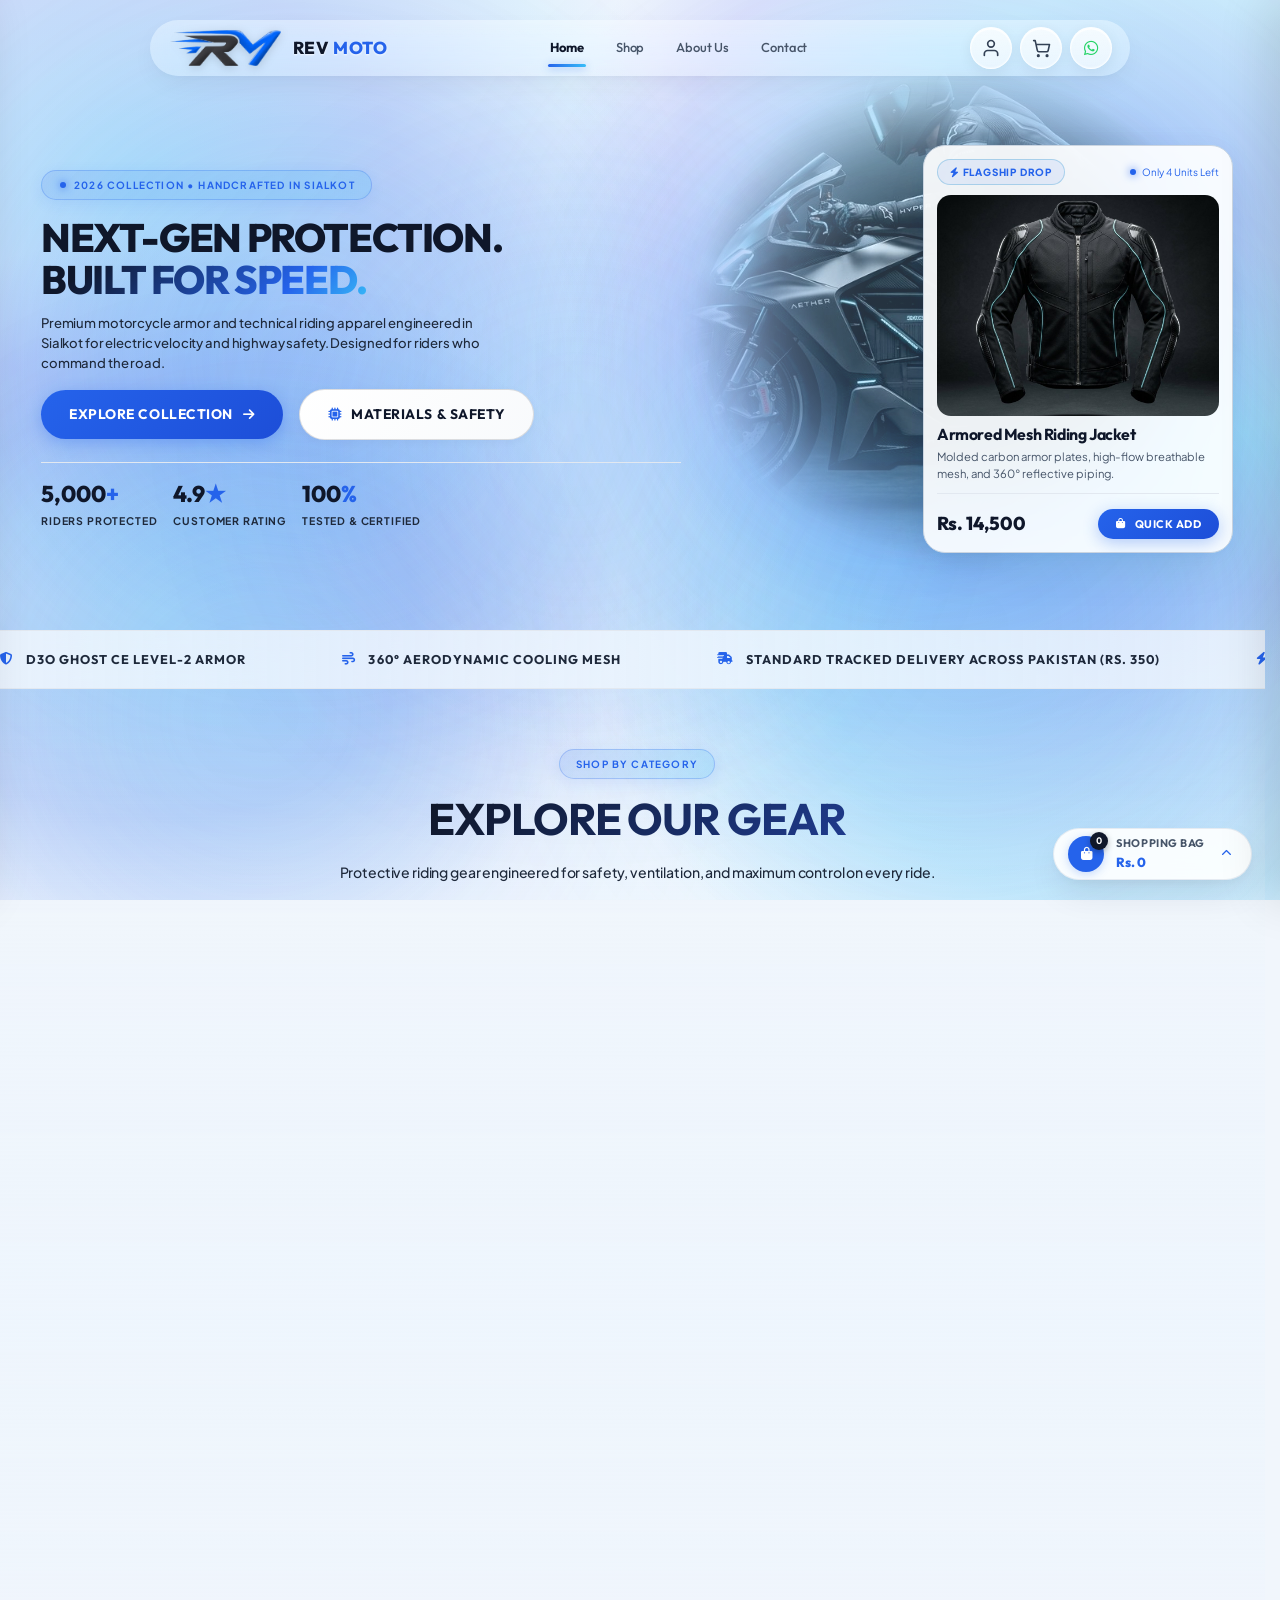
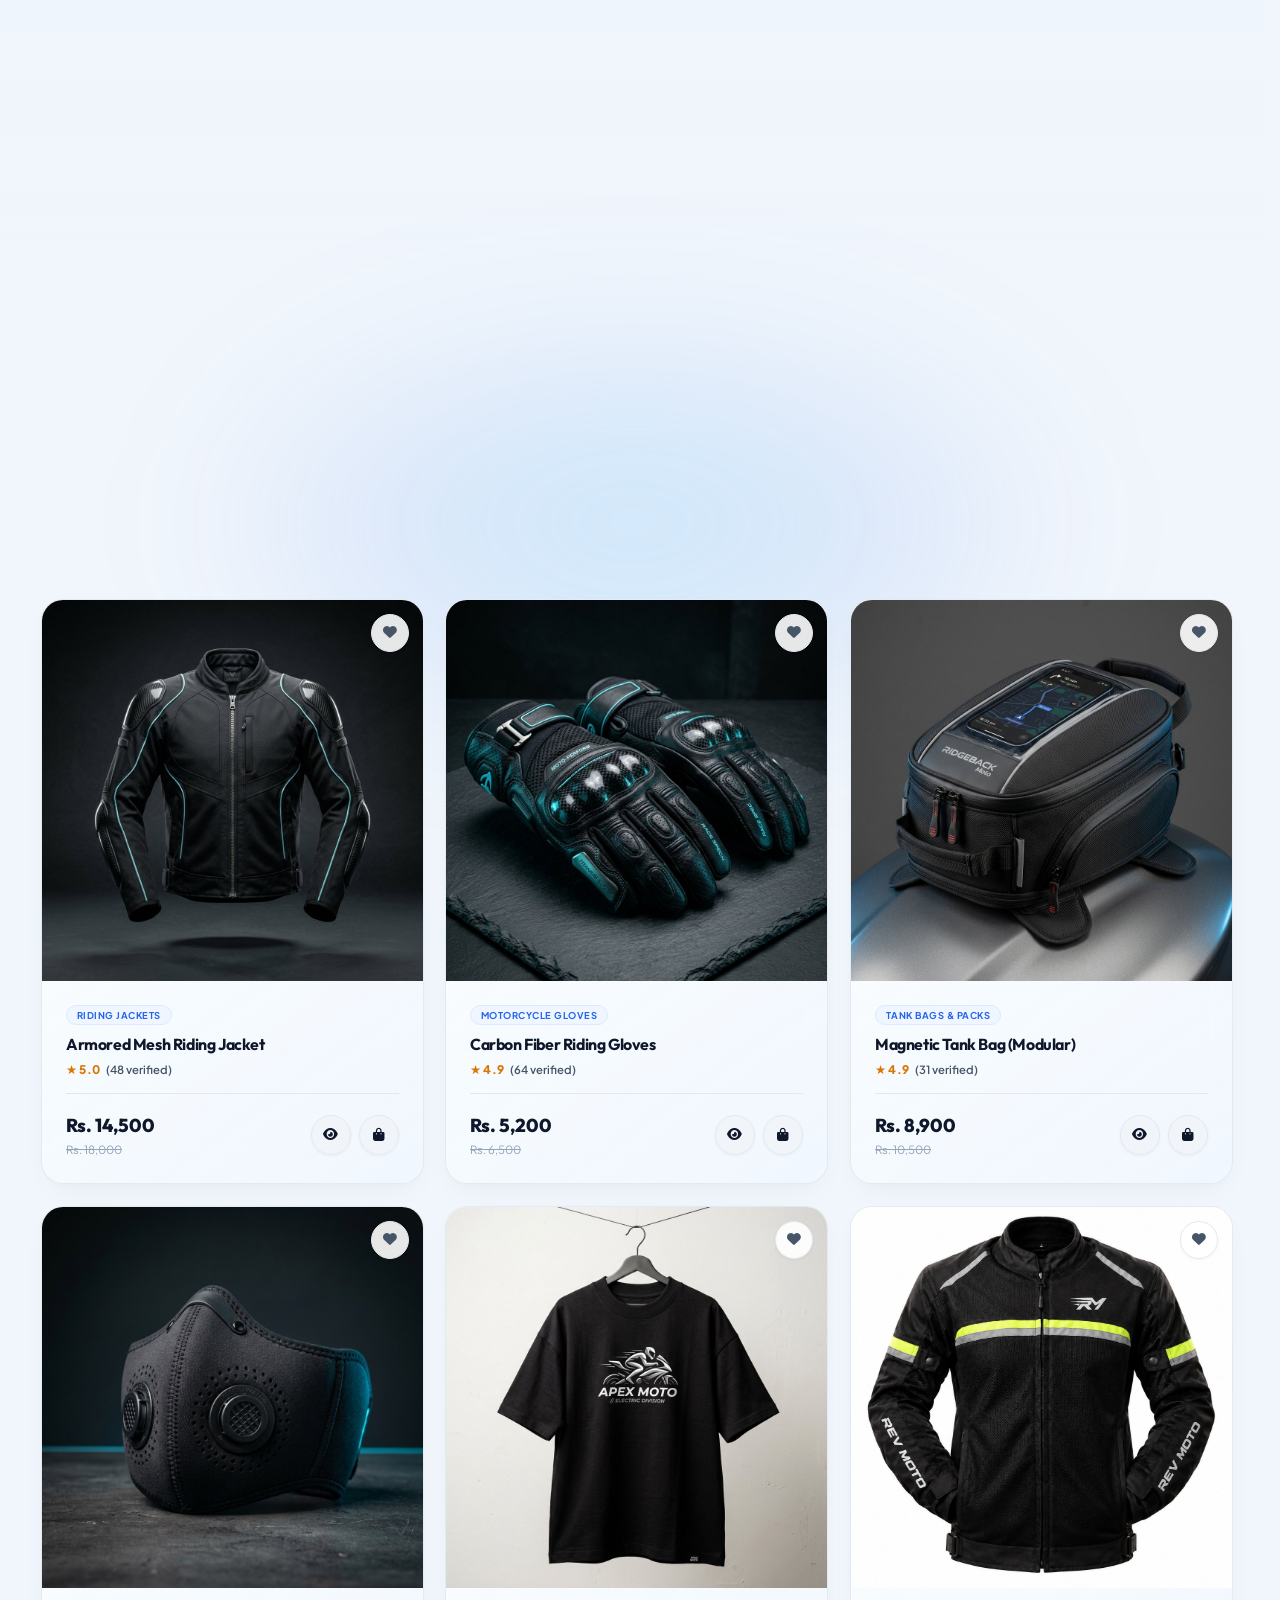
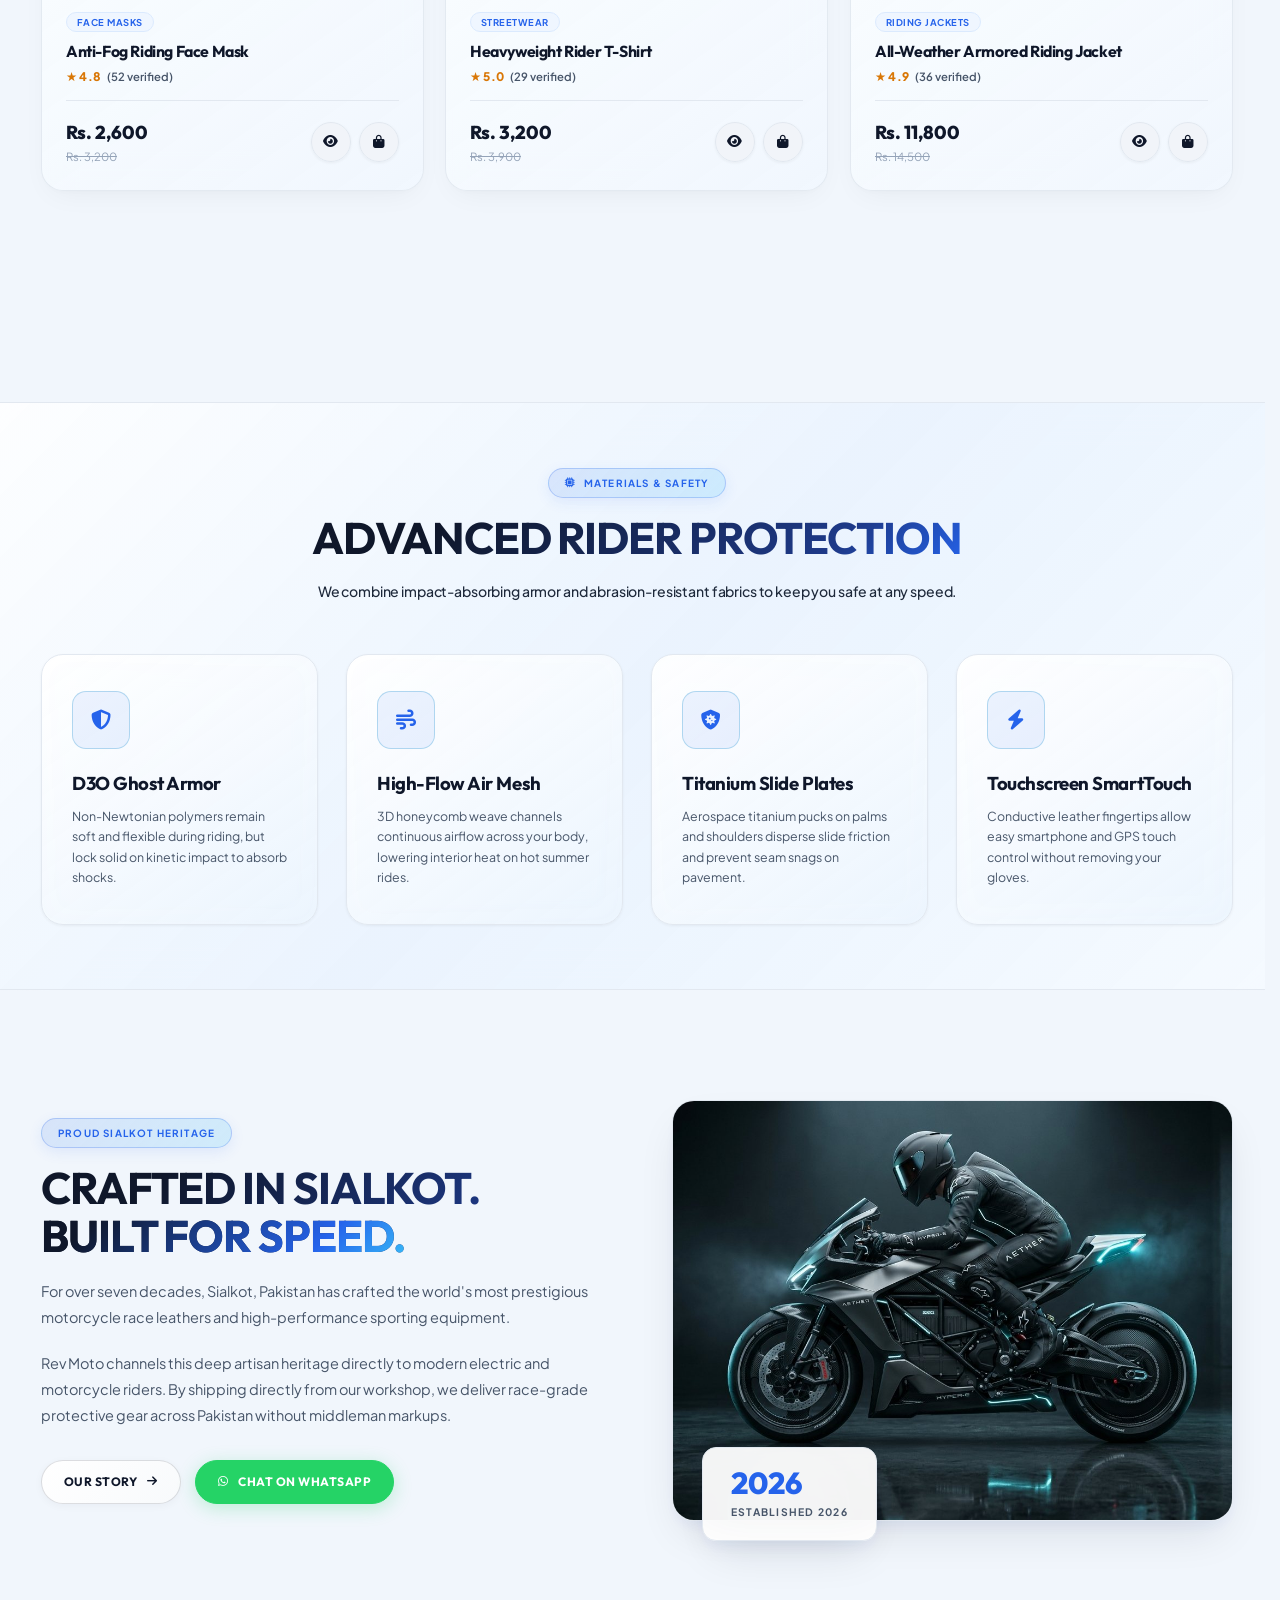
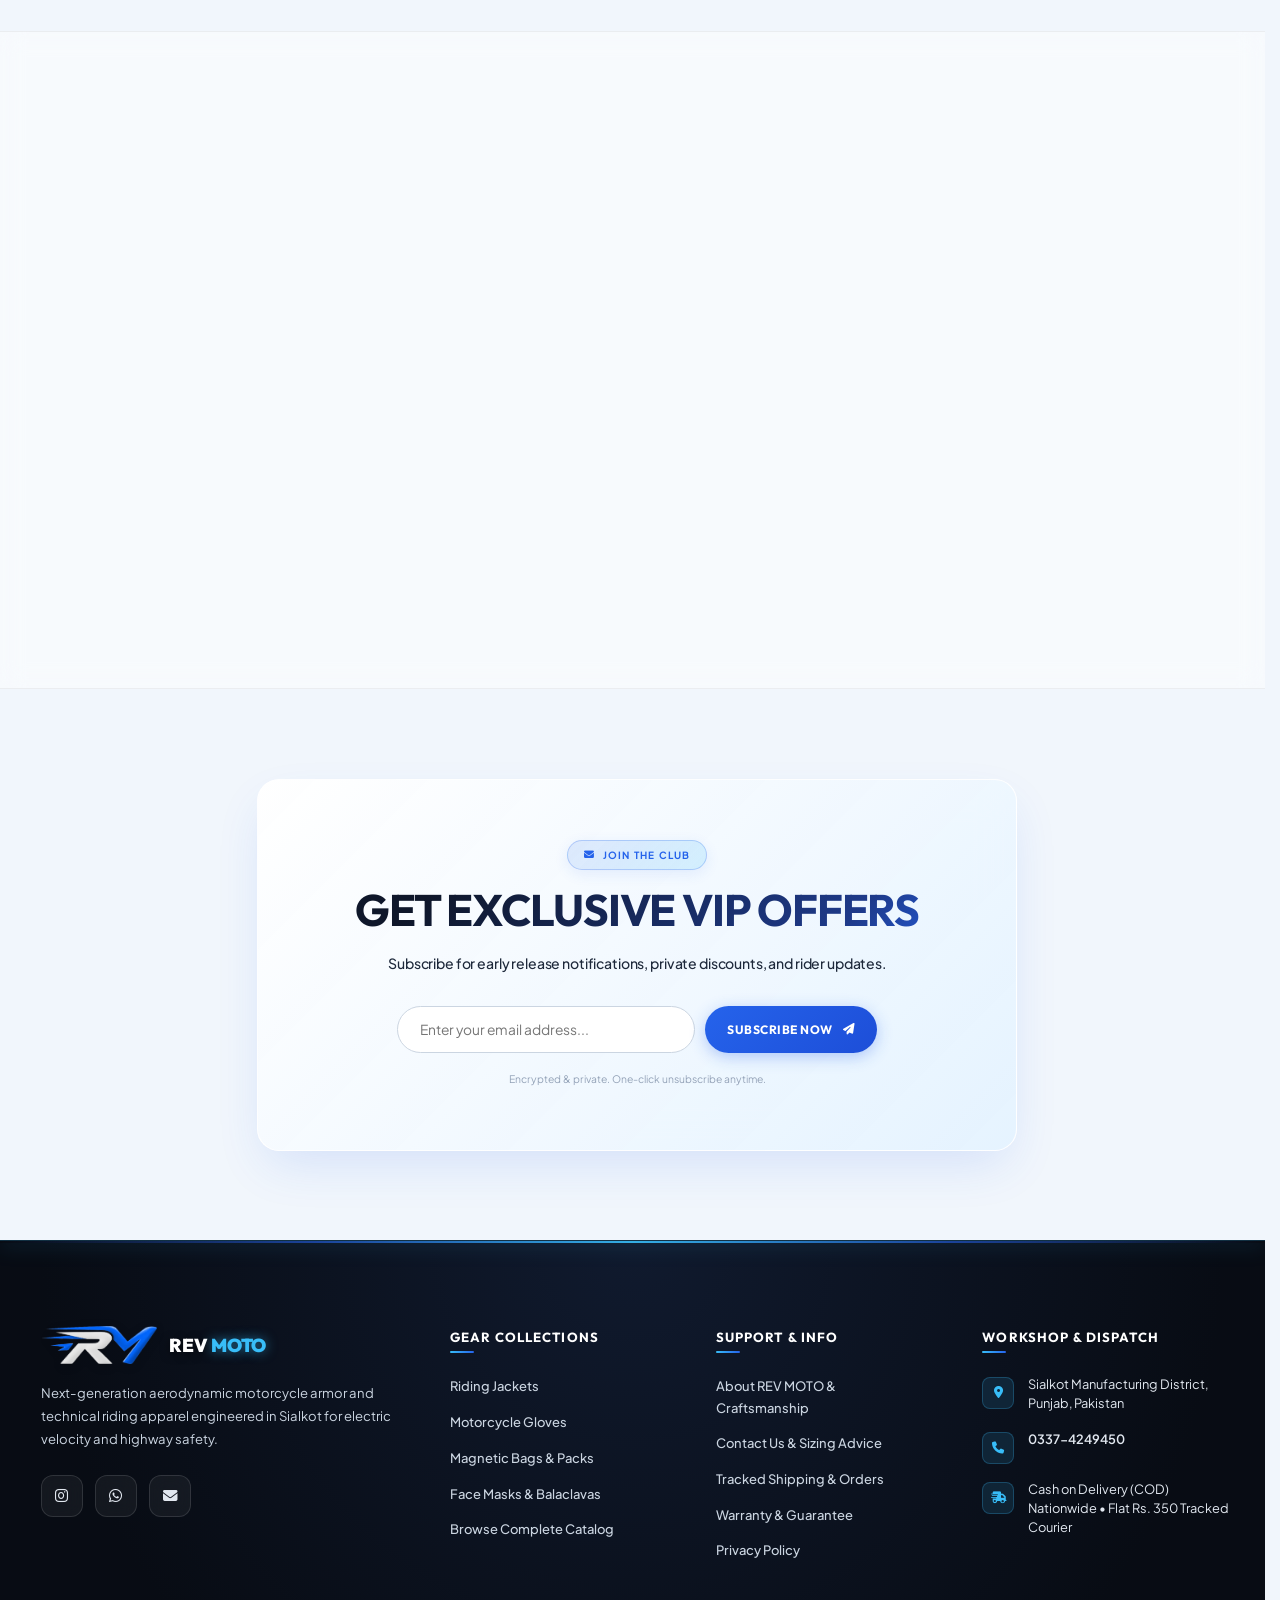
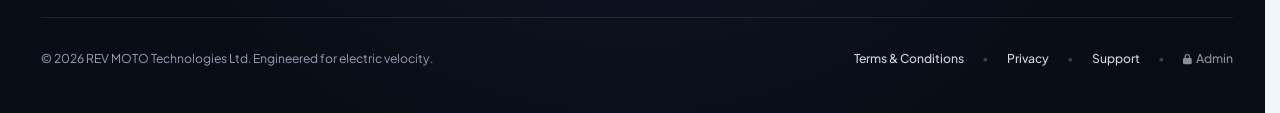
<file: index.html>
<!DOCTYPE html>
<html lang="en">
<head>
  <meta charset="UTF-8">
  <meta name="viewport" content="width=device-width, initial-scale=1.0">
  <title>REV MOTO — Precision Aerodynamic Armor & Electric Speed Gear</title>
  <meta name="description" content="Aerospace-grade technical motorcycle jackets, carbon-fiber exoskeleton gloves, and modular packs engineered in Sialkot for the modern velocity frontier.">
  <link rel="icon" type="image/png" href="assets/images/logo.png">
  <link rel="preconnect" href="https://cdnjs.cloudflare.com" crossorigin>
  <link rel="dns-prefetch" href="https://cdnjs.cloudflare.com">
  <link rel="stylesheet" href="https://cdnjs.cloudflare.com/ajax/libs/font-awesome/6.5.1/css/all.min.css">
  <link rel="stylesheet" href="assets/css/main.css?v=5.1">
  <link rel="stylesheet" href="assets/css/pages.css?v=4.6">
</head>
<body>

  <!-- ═══ LUXURY HERO SECTION ═══════════════════════════════════════ -->
  <section class="hero-section">
    <div class="hero-ambient-glow"></div>
    <div class="hero-bg-media">
      <img src="assets/images/hero_electric_bike.jpg" alt="Rev Moto Hyper Electric Velocity" fetchpriority="high">
    </div>

    <div class="site-container">
      <div class="hero-grid">
        <div class="hero-copy reveal-left">
          <div class="section-badge">
            <span class="brand-tag-dot"></span>
            <span>2026 Collection • Handcrafted in Sialkot</span>
          </div>

          <h1 class="hero-headline">
            NEXT-GEN PROTECTION.<br>
            <span class="text-gradient-cyan">BUILT FOR SPEED.</span>
          </h1>

          <p class="hero-subheadline">
            Premium motorcycle armor and technical riding apparel engineered in Sialkot for electric velocity and highway safety. Designed for riders who command the road.
          </p>

          <div class="hero-cta-group">
            <a href="shop.html" class="btn btn-primary btn-lg">
              Explore Collection <i class="fas fa-arrow-right"></i>
            </a>
            <a href="#tech-lab" class="btn btn-glass btn-lg">
              <i class="fas fa-microchip text-cyan"></i> Materials & Safety
            </a>
          </div>

          <div class="hero-stats-row">
            <div class="hero-stat">
              <div class="stat-value">5,000<span>+</span></div>
              <div class="stat-label">Riders Protected</div>
            </div>
            <div class="hero-stat">
              <div class="stat-value">4.9<span>★</span></div>
              <div class="stat-label">Customer Rating</div>
            </div>
            <div class="hero-stat">
              <div class="stat-value">100<span>%</span></div>
              <div class="stat-label">Tested & Certified</div>
            </div>
          </div>
        </div>

        <!-- Floating Glassmorphism Hero Card -->
        <div class="hero-floating-card reveal-zoom">
          <div class="hfc-badge-row">
            <span class="hfc-badge"><i class="fas fa-bolt"></i> Flagship Drop</span>
            <span style="font-size: 0.72rem; color: var(--accent-cyan); display: flex; align-items: center; gap: 6px;">
              <span class="brand-tag-dot"></span> Only 4 Units Left
            </span>
          </div>

          <div class="hfc-image-wrap">
            <img src="assets/images/jacket_cyber.jpg" alt="Armored Mesh Riding Jacket" loading="lazy" decoding="async">
          </div>

          <div class="hfc-info">
            <h3 class="hfc-title">Armored Mesh Riding Jacket</h3>
            <p class="hfc-desc">Molded carbon armor plates, high-flow breathable mesh, and 360° reflective piping.</p>
          </div>

          <div class="hfc-footer">
            <div class="hfc-price">Rs. 14,500</div>
            <button class="btn btn-primary btn-sm" onclick="quickAddHeroJacket(event)">
              <i class="fas fa-shopping-bag"></i> Quick Add
            </button>
          </div>
        </div>
      </div>
    </div>
  </section>

  <!-- ═══ SEAMLESS MARQUEE TICKER ══════════════════════════════════ -->
  <div class="marquee-container" aria-hidden="true">
    <div class="marquee-track">
      <div class="marquee-item"><i class="fas fa-shield-halved"></i> D3O Ghost CE Level-2 Armor</div>
      <div class="marquee-sep"></div>
      <div class="marquee-item"><i class="fas fa-wind"></i> 360° Aerodynamic Cooling Mesh</div>
      <div class="marquee-sep"></div>
      <div class="marquee-item"><i class="fas fa-truck-fast"></i> Standard Tracked Delivery Across Pakistan (Rs. 350)</div>
      <div class="marquee-sep"></div>
      <div class="marquee-item"><i class="fas fa-bolt"></i> 100% Cash on Delivery (COD) Nationwide</div>
      <div class="marquee-sep"></div>
      <div class="marquee-item"><i class="fas fa-dna"></i> 100% Handcrafted in Sialkot</div>
      <div class="marquee-sep"></div>
      <!-- Duplicate -->
      <div class="marquee-item"><i class="fas fa-shield-halved"></i> D3O Ghost CE Level-2 Armor</div>
      <div class="marquee-sep"></div>
      <div class="marquee-item"><i class="fas fa-wind"></i> 360° Aerodynamic Cooling Mesh</div>
      <div class="marquee-sep"></div>
      <div class="marquee-item"><i class="fas fa-truck-fast"></i> Standard Tracked Delivery Across Pakistan (Rs. 350)</div>
      <div class="marquee-sep"></div>
      <div class="marquee-item"><i class="fas fa-bolt"></i> 100% Cash on Delivery (COD) Nationwide</div>
      <div class="marquee-sep"></div>
      <div class="marquee-item"><i class="fas fa-dna"></i> 100% Handcrafted in Sialkot</div>
      <div class="marquee-sep"></div>
    </div>
  </div>

  <!-- ═══ BENTO BOX CATEGORIES ═════════════════════════════════════ -->
  <section class="bento-section" id="disciplines">
    <div class="site-container">
      <div style="text-align: center; max-width: 680px; margin: 0 auto 40px;" class="reveal-up">
        <div class="section-badge">Shop By Category</div>
        <h2 class="section-title">EXPLORE OUR GEAR</h2>
        <p class="section-desc" style="margin: 0 auto;">Protective riding gear engineered for safety, ventilation, and maximum control on every ride.</p>
      </div>

      <div class="bento-grid">
        <!-- 1. Large Card: Armored Jackets -->
        <a href="shop.html?cat=apparel" class="bento-card bento-card-large reveal-zoom-up stagger-1">
          <div class="bento-card-bg">
            <img src="assets/images/jacket_cyber.jpg" alt="Armored Riding Jackets" loading="lazy" decoding="async">
          </div>
          <div class="bento-card-overlay"></div>
          <div class="bento-content">
            <span class="bento-pill"><i class="fas fa-vest"></i> Armored Jackets</span>
            <h3 class="bento-title">Armored Riding Jackets</h3>
            <p class="bento-desc">Breathable airflow mesh chassis with CE Level-2 armor plates and shoulder impact sliders.</p>
            <span class="bento-action">Shop Jackets <i class="fas fa-arrow-right"></i></span>
          </div>
        </a>

        <!-- 2. Medium Card: Carbon Gloves -->
        <a href="shop.html?cat=gloves" class="bento-card bento-card-medium reveal-zoom-up stagger-2">
          <div class="bento-card-bg">
            <img src="assets/images/gloves_carbon.jpg" alt="Carbon Fiber Riding Gloves" loading="lazy" decoding="async">
          </div>
          <div class="bento-card-overlay"></div>
          <div class="bento-content">
            <span class="bento-pill"><i class="fas fa-mitten"></i> Motorcycle Gloves</span>
            <h3 class="bento-title">Carbon Fiber Gloves</h3>
            <p class="bento-desc">Molded carbon knuckle protectors, palm sliders, and touchscreen phone fingertips.</p>
            <span class="bento-action">Shop Gloves <i class="fas fa-arrow-right"></i></span>
          </div>
        </a>

        <!-- 3. Small Card 1: Modular Luggage -->
        <a href="shop.html?cat=packs" class="bento-card bento-card-small-1 reveal-zoom-up stagger-3">
          <div class="bento-card-bg">
            <img src="assets/images/tankbag.jpeg" alt="Magnetic Tank Bags" loading="lazy" decoding="async">
          </div>
          <div class="bento-card-overlay"></div>
          <div class="bento-content">
            <span class="bento-pill"><i class="fas fa-box"></i> Tank Bags & Packs</span>
            <h3 class="bento-title">Magnetic Tank Bags</h3>
            <p class="bento-desc">Strong magnetic tank mounts, transparent phone navigation window, and shoulder strap.</p>
            <span class="bento-action">View Bags <i class="fas fa-arrow-right"></i></span>
          </div>
        </a>

        <!-- 4. Small Card 2: Climate Shields -->
        <a href="shop.html?cat=masks" class="bento-card bento-card-small-2 reveal-zoom-up stagger-4">
          <div class="bento-card-bg">
            <img src="assets/images/halfmask.jpeg" alt="Anti-Fog Face Masks" loading="lazy" decoding="async">
          </div>
          <div class="bento-card-overlay"></div>
          <div class="bento-content">
            <span class="bento-pill"><i class="fas fa-mask"></i> Face Masks</span>
            <h3 class="bento-title">Anti-Fog Face Masks</h3>
            <p class="bento-desc">Dual downward exhaust valves prevent visor fogging with carbon dust filtration.</p>
            <span class="bento-action">View Masks <i class="fas fa-arrow-right"></i></span>
          </div>
        </a>
      </div>
    </div>
  </section>

  <!-- ═══ FLAGSHIP DROPS GRID ═══════════════════════════════════════ -->
  <section class="section" id="featured" style="padding: 70px 0 110px; position: relative; background: transparent;">
    <div class="section-glow-backdrop" aria-hidden="true"></div>
    <div class="site-container" style="position: relative; z-index: 1;">
      <div style="display: flex; align-items: flex-end; justify-content: space-between; flex-wrap: wrap; gap: 20px; margin-bottom: 40px;" class="reveal-up">
        <div>
          <div class="section-badge">Best Sellers</div>
          <h2 class="section-title">FEATURED PRODUCTS</h2>
          <p class="section-desc">Limited production runs available for immediate tracked delivery across Pakistan.</p>
        </div>
        <a href="shop.html" class="btn btn-glass">
          View Complete Catalog <i class="fas fa-arrow-right"></i>
        </a>
      </div>

      <div class="shop-grid" id="homeProductGrid">
        <!-- Rendered by JS -->
      </div>
    </div>
  </section>

  <!-- ═══ THE AEROSPACE TECH LAB ════════════════════════════════════ -->
  <section class="tech-lab-section" id="tech-lab">
    <div class="site-container">
      <div style="text-align: center; max-width: 660px; margin: 0 auto;" class="reveal-up">
        <div class="section-badge"><i class="fas fa-microchip"></i> Materials & Safety</div>
        <h2 class="section-title">ADVANCED RIDER PROTECTION</h2>
        <p class="section-desc" style="margin: 0 auto;">We combine impact-absorbing armor and abrasion-resistant fabrics to keep you safe at any speed.</p>
      </div>

      <div class="tech-grid">
        <div class="tech-card reveal-zoom-up stagger-1">
          <div class="tech-icon-wrap"><i class="fas fa-shield-halved"></i></div>
          <h3 class="tech-title">D3O Ghost Armor</h3>
          <p class="tech-desc">Non-Newtonian polymers remain soft and flexible during riding, but lock solid on kinetic impact to absorb shocks.</p>
        </div>

        <div class="tech-card reveal-zoom-up stagger-2">
          <div class="tech-icon-wrap"><i class="fas fa-wind"></i></div>
          <h3 class="tech-title">High-Flow Air Mesh</h3>
          <p class="tech-desc">3D honeycomb weave channels continuous airflow across your body, lowering interior heat on hot summer rides.</p>
        </div>

        <div class="tech-card reveal-zoom-up stagger-3">
          <div class="tech-icon-wrap"><i class="fas fa-shield-virus"></i></div>
          <h3 class="tech-title">Titanium Slide Plates</h3>
          <p class="tech-desc">Aerospace titanium pucks on palms and shoulders disperse slide friction and prevent seam snags on pavement.</p>
        </div>

        <div class="tech-card reveal-zoom-up stagger-4">
          <div class="tech-icon-wrap"><i class="fas fa-bolt"></i></div>
          <h3 class="tech-title">Touchscreen SmartTouch</h3>
          <p class="tech-desc">Conductive leather fingertips allow easy smartphone and GPS touch control without removing your gloves.</p>
        </div>
      </div>
    </div>
  </section>

  <!-- ═══ EDITORIAL BRAND HERITAGE ══════════════════════════════════ -->
  <section class="section" style="padding: 110px 0; background: transparent;">
    <div class="site-container">
      <div class="story-grid-responsive">
        <div class="reveal-left">
          <div class="section-badge">Proud Sialkot Heritage</div>
          <h2 class="section-title">CRAFTED IN SIALKOT.<br><span class="text-gradient-cyan">BUILT FOR SPEED.</span></h2>
          <p style="color: var(--text-secondary); font-size: 1.05rem; line-height: 1.8; margin-bottom: 20px;">
            For over seven decades, Sialkot, Pakistan has crafted the world's most prestigious motorcycle race leathers and high-performance sporting equipment.
          </p>
          <p style="color: var(--text-secondary); font-size: 1.05rem; line-height: 1.8; margin-bottom: 32px;">
            Rev Moto channels this deep artisan heritage directly to modern electric and motorcycle riders. By shipping directly from our workshop, we deliver race-grade protective gear across Pakistan without middleman markups.
          </p>
          <div style="display: flex; gap: 14px; flex-wrap: wrap;">
            <a href="about.html" class="btn btn-glass">
              Our Story <i class="fas fa-arrow-right"></i>
            </a>
            <a href="https://wa.me/923374249450" target="_blank" rel="noopener" class="btn btn-whatsapp">
              <i class="fab fa-whatsapp"></i> Chat On WhatsApp
            </a>
          </div>
        </div>

        <div style="position: relative;" class="reveal-zoom">
          <div style="border-radius: var(--radius-card); overflow: hidden; border: 1px solid var(--border-subtle); aspect-ratio: 4/3; box-shadow: var(--shadow-card-hover);">
            <img src="assets/images/hero_electric_bike.jpg" alt="Rev Moto Hyper Electric Bike" style="width: 100%; height: 100%; object-fit: cover;" loading="lazy" decoding="async">
          </div>
          <div style="position: absolute; bottom: -20px; left: 30px; background: rgba(255, 255, 255, 0.95); backdrop-filter: blur(24px); border: 1px solid var(--border-subtle); border-radius: var(--radius-md); padding: 20px 28px; box-shadow: var(--shadow-card-hover);">
            <div style="font-family: var(--font-display); font-size: 2.2rem; font-weight: 800; color: var(--accent-cyan); line-height: 1;">2026</div>
            <div style="font-size: 0.75rem; color: var(--text-secondary); text-transform: uppercase; letter-spacing: 0.12em; margin-top: 4px; font-weight: 700;">Established 2026</div>
          </div>
        </div>
      </div>
    </div>
  </section>

  <!-- ═══ RIDER REVIEWS ═════════════════════════════════════════════ -->
  <section class="section" id="reviews" style="padding: 100px 0; background: rgba(255, 255, 255, 0.45); backdrop-filter: blur(12px); -webkit-backdrop-filter: blur(12px); border-top: 1px solid rgba(0, 0, 0, 0.05); border-bottom: 1px solid rgba(0, 0, 0, 0.05);">
    <div class="site-container">
      <div style="text-align: center; max-width: 600px; margin: 0 auto 50px;" class="reveal-up">
        <div class="section-badge">Rider Testimonials</div>
        <h2 class="section-title">WHAT RIDERS ARE SAYING</h2>
        <p class="section-desc" style="margin: 0 auto;">Tested on open highways and scorching summer routes across Pakistan.</p>
      </div>

      <div class="reviews-carousel-wrap">
        <div class="reviews-grid" id="reviewsCarousel">
          <div class="glass-card reveal-zoom-up stagger-1">
            <div style="color: var(--accent-gold); font-size: 0.9rem; margin-bottom: 12px;">★★★★★</div>
            <p style="font-size: 0.98rem; color: var(--text-primary); line-height: 1.7; font-style: italic; margin-bottom: 20px;">
              "The RM-01 Cyber Jacket is on another level. The carbon shoulder caps look surreal in person, and cruising through 42°C Lahore humidity felt remarkably ventilated."
            </p>
            <div style="display: flex; align-items: center; gap: 12px; margin-top: auto; padding-top: 16px; border-top: 1px solid var(--border-subtle);">
              <div style="width: 42px; height: 42px; border-radius: 50%; background: var(--accent-cyan-dim); border: 1px solid var(--accent-cyan); color: var(--accent-cyan); font-family: var(--font-display); font-weight: 800; display: flex; align-items: center; justify-content: center;">AK</div>
              <div>
                <div style="font-weight: 700; color: var(--text-pure); font-size: 0.95rem;">Ahmed Khan</div>
                <div style="font-size: 0.75rem; color: var(--text-secondary);">Sport Electric Rider · Lahore</div>
              </div>
            </div>
          </div>

          <div class="glass-card reveal-zoom-up stagger-2">
            <div style="color: var(--accent-gold); font-size: 0.9rem; margin-bottom: 12px;">★★★★★</div>
            <p style="font-size: 0.98rem; color: var(--text-primary); line-height: 1.7; font-style: italic; margin-bottom: 20px;">
              "The carbon fiber gloves provide the sharpest throttle grip I've ever experienced. Conductive fingertips respond to my phone HUD without lag. Essential gear."
            </p>
            <div style="display: flex; align-items: center; gap: 12px; margin-top: auto; padding-top: 16px; border-top: 1px solid var(--border-subtle);">
              <div style="width: 42px; height: 42px; border-radius: 50%; background: var(--accent-cyan-dim); border: 1px solid var(--accent-cyan); color: var(--accent-cyan); font-family: var(--font-display); font-weight: 800; display: flex; align-items: center; justify-content: center;">SM</div>
              <div>
                <div style="font-weight: 700; color: var(--text-pure); font-size: 0.95rem;">Sara Malik</div>
                <div style="font-size: 0.75rem; color: var(--text-secondary);">Touring Specialist · Islamabad</div>
              </div>
            </div>
          </div>

          <div class="glass-card reveal-zoom-up stagger-3">
            <div style="color: var(--accent-gold); font-size: 0.9rem; margin-bottom: 12px;">★★★★★</div>
            <p style="font-size: 0.98rem; color: var(--text-primary); line-height: 1.7; font-style: italic; margin-bottom: 20px;">
              "Ordered the magnetic tank bag and took it on the Karakoram Highway. Magnetic hold was unflinching, and it kept my gear completely dry during high mountain downpours."
            </p>
            <div style="display: flex; align-items: center; gap: 12px; margin-top: auto; padding-top: 16px; border-top: 1px solid var(--border-subtle);">
              <div style="width: 42px; height: 42px; border-radius: 50%; background: var(--accent-cyan-dim); border: 1px solid var(--accent-cyan); color: var(--accent-cyan); font-family: var(--font-display); font-weight: 800; display: flex; align-items: center; justify-content: center;">BR</div>
              <div>
                <div style="font-weight: 700; color: var(--text-pure); font-size: 0.95rem;">Bilal Raza</div>
                <div style="font-size: 0.75rem; color: var(--text-secondary);">Adventure Tourer · Karachi</div>
              </div>
            </div>
          </div>
        </div>

        <!-- Mobile Carousel Controls -->
        <div class="reviews-carousel-nav" id="reviewsNav">
          <button type="button" class="reviews-arrow-btn" onclick="scrollReviews(-1)" aria-label="Previous review">
            <i class="fas fa-chevron-left"></i>
          </button>
          <div class="reviews-dots" id="reviewsDots">
            <span class="review-dot active" onclick="goToReview(0)" role="button" aria-label="Go to review 1"></span>
            <span class="review-dot" onclick="goToReview(1)" role="button" aria-label="Go to review 2"></span>
            <span class="review-dot" onclick="goToReview(2)" role="button" aria-label="Go to review 3"></span>
          </div>
          <button type="button" class="reviews-arrow-btn" onclick="scrollReviews(1)" aria-label="Next review">
            <i class="fas fa-chevron-right"></i>
          </button>
        </div>
      </div>
    </div>
  </section>

  <!-- ═══ VIP EARLY ACCESS NEWSLETTER ═══════════════════════════════ -->
  <section class="section" style="padding: 90px 0; background: transparent;">
    <div class="site-container">
      <div class="glass-card reveal-zoom" style="text-align: center; padding: 60px 30px; max-width: 760px; margin: 0 auto; background: linear-gradient(135deg, rgba(255, 255, 255, 0.96) 0%, rgba(228, 242, 255, 0.92) 100%); box-shadow: 0 20px 50px -10px rgba(37, 99, 235, 0.15);">
        <div class="section-badge"><i class="fas fa-envelope"></i> Join The Club</div>
        <h2 class="section-title">GET EXCLUSIVE VIP OFFERS</h2>
        <p class="section-desc" style="margin: 0 auto;">Subscribe for early release notifications, private discounts, and rider updates.</p>

        <form id="homeVipForm" style="display: flex; gap: 10px; max-width: 480px; margin: 30px auto 14px; flex-wrap: wrap;" onsubmit="handleVipSubmit(event)">
          <input type="email" id="vipEmailInput" placeholder="Enter your email address..." required style="flex: 1; min-width: 240px; background: #ffffff; border: 1px solid var(--border-medium); border-radius: var(--radius-pill); padding: 14px 22px; color: var(--text-pure); outline: none;">
          <button type="submit" class="btn btn-primary" style="white-space: nowrap;">
            Subscribe Now <i class="fas fa-paper-plane"></i>
          </button>
        </form>
        <span style="font-size: 0.75rem; color: var(--text-muted);">Encrypted & private. One-click unsubscribe anytime.</span>
      </div>
    </div>
  </section>

  <!-- Scripts -->
  <script src="assets/js/store.js?v=4.7"></script>
  <script src="assets/js/smooth-scroll.js?v=4.6"></script>
  <script src="assets/js/user-profile.js?v=1.5"></script>
  <script src="assets/js/navbar.js?v=4.8"></script>
  <script>
    function quickAddHeroJacket(event) {
      const jacket = STORE_PRODUCTS.find(p => p.id === 'rm-cyber-jacket-01') || STORE_PRODUCTS[0];
      if (!jacket) return;
      if (jacket.inStock === false) {
        if (typeof showToast === 'function') {
          showToast(`"${jacket.name}" is currently out of stock.`, 'info');
        }
        return;
      }
      addToCart(jacket, {
        size: 'L (41-43")',
        sourceEl: event.currentTarget,
        openDrawer: false,
      });
    }

    function renderHomeProducts() {
      const grid = document.getElementById('homeProductGrid');
      if (!grid) return;

      const featured = STORE_PRODUCTS.slice(0, 6);
      grid.innerHTML = featured.map((p, idx) => {
        const isOutOfStock = p.inStock === false;
        return `
        <div class="product-card reveal-zoom-up stagger-${(idx % 4) + 1} ${isOutOfStock ? 'is-out-of-stock' : ''}" data-product-id="${p.id}">
          <div class="product-card-media">
            <a href="product.html?id=${p.id}">
              <img src="${p.img}" alt="${p.name}" class="product-card-img" loading="lazy" decoding="async" onerror="this.src='assets/images/jacket_cyber.jpg'">
            </a>
            ${isOutOfStock ? '<span class="stock-badge-overlay">Out of Stock</span>' : ''}
            <button class="product-card-wish ${isWishlisted(p.id) ? 'active' : ''}" onclick="handleWishToggle('${p.id}', this)" aria-label="Save to Wishlist">
              <i class="fas fa-heart"></i>
            </button>
          </div>
          <div class="product-card-content">
            <span class="product-card-cat">${p.categoryLabel}</span>
            <h3 class="product-card-title">
              <a href="product.html?id=${p.id}">${p.name}</a>
            </h3>
            <div class="product-card-rating">
              <span class="rating-stars">★ ${Number(p.rating || 5.0).toFixed(1)}</span>
              <span class="rating-count">(${p.reviews || 36} verified)</span>
            </div>
            <div class="product-card-bottom">
              <div class="product-card-price">
                <span class="price-current">${formatPKR(p.price)}</span>
                ${p.oldPrice ? `<span class="price-old">${formatPKR(p.oldPrice)}</span>` : ''}
              </div>
              <div class="product-card-actions">
                <button class="product-card-action-btn product-card-qv-btn" onclick="openQuickView('${p.id}', event)" aria-label="Quick View" title="Quick View">
                  <i class="fas fa-eye"></i>
                </button>
                <button class="product-card-action-btn product-card-add-btn ${isOutOfStock ? 'disabled-stock-btn' : ''}" ${isOutOfStock ? 'disabled title="Out of Stock"' : `onclick="handleCardAdd('${p.id}', event)" title="Add to Bag"`} aria-label="${isOutOfStock ? 'Out of Stock' : 'Add to Bag'}">
                  <i class="fas ${isOutOfStock ? 'fa-ban' : 'fa-shopping-bag'}"></i>
                </button>
              </div>
            </div>
          </div>
        </div>
      `; }).join('');

      if (typeof initScrollReveal === 'function') {
        setTimeout(initScrollReveal, 50);
      }
    }

    function handleCardAdd(productId, event) {
      const product = STORE_PRODUCTS.find(p => String(p.id) === String(productId));
      if (!product) return;
      if (product.inStock === false) {
        if (typeof showToast === 'function') {
          showToast(`"${product.name}" is currently out of stock.`, 'info');
        }
        return;
      }
      if (product) {
        addToCart(product, {
          sourceEl: event.currentTarget,
          openDrawer: false,
        });

        const btn = event.currentTarget;
        if (btn) {
          const original = btn.innerHTML;
          btn.innerHTML = '<i class="fas fa-check"></i>';
          btn.style.background = '#2563eb';
          btn.style.color = '#ffffff';
          setTimeout(() => {
            btn.innerHTML = original;
            btn.style.background = '';
            btn.style.color = '';
          }, 1200);
        }
      }
    }

    function handleWishToggle(productId, btnEl) {
      const product = STORE_PRODUCTS.find(p => String(p.id) === String(productId));
      if (product) {
        toggleWishlist(product);
        btnEl.classList.toggle('active', isWishlisted(product.id));
      }
    }

    function handleVipSubmit(e) {
      e.preventDefault();
      const input = document.getElementById('vipEmailInput');
      if (input && input.value) {
        showToast(`VIP Access granted to ${input.value}. Welcome to the squad!`, 'success');
        input.value = '';
      }
    }

    function initReviewsCarousel() {
      const carousel = document.getElementById('reviewsCarousel');
      const dots = document.querySelectorAll('.review-dot');
      if (!carousel || !dots.length) return;

      function updateActiveDot() {
        const cards = carousel.querySelectorAll('.glass-card');
        if (!cards.length) return;
        const scrollLeft = carousel.scrollLeft;
        let closestIndex = 0;
        let minDistance = Infinity;
        cards.forEach((card, i) => {
          const distance = Math.abs(card.offsetLeft - carousel.offsetLeft - scrollLeft);
          if (distance < minDistance) {
            minDistance = distance;
            closestIndex = i;
          }
        });
        dots.forEach((dot, i) => dot.classList.toggle('active', i === closestIndex));
      }

      carousel.addEventListener('scroll', updateActiveDot, { passive: true });

      window.scrollReviews = function (dir) {
        const cards = carousel.querySelectorAll('.glass-card');
        if (!cards.length) return;
        const cardWidth = cards[0].offsetWidth + 14;
        carousel.scrollBy({ left: dir * cardWidth, behavior: 'smooth' });
      };

      window.goToReview = function (index) {
        const cards = carousel.querySelectorAll('.glass-card');
        if (!cards[index]) return;
        cards[index].scrollIntoView({ behavior: 'smooth', block: 'nearest', inline: 'center' });
      };
    }

    document.addEventListener('DOMContentLoaded', () => {
      window.renderHomeProducts = renderHomeProducts;
    renderHomeProducts();
      initReviewsCarousel();
      window.addEventListener('rev:products-loaded', renderHomeProducts);
    });
  </script>
</body>
</html>
</file>
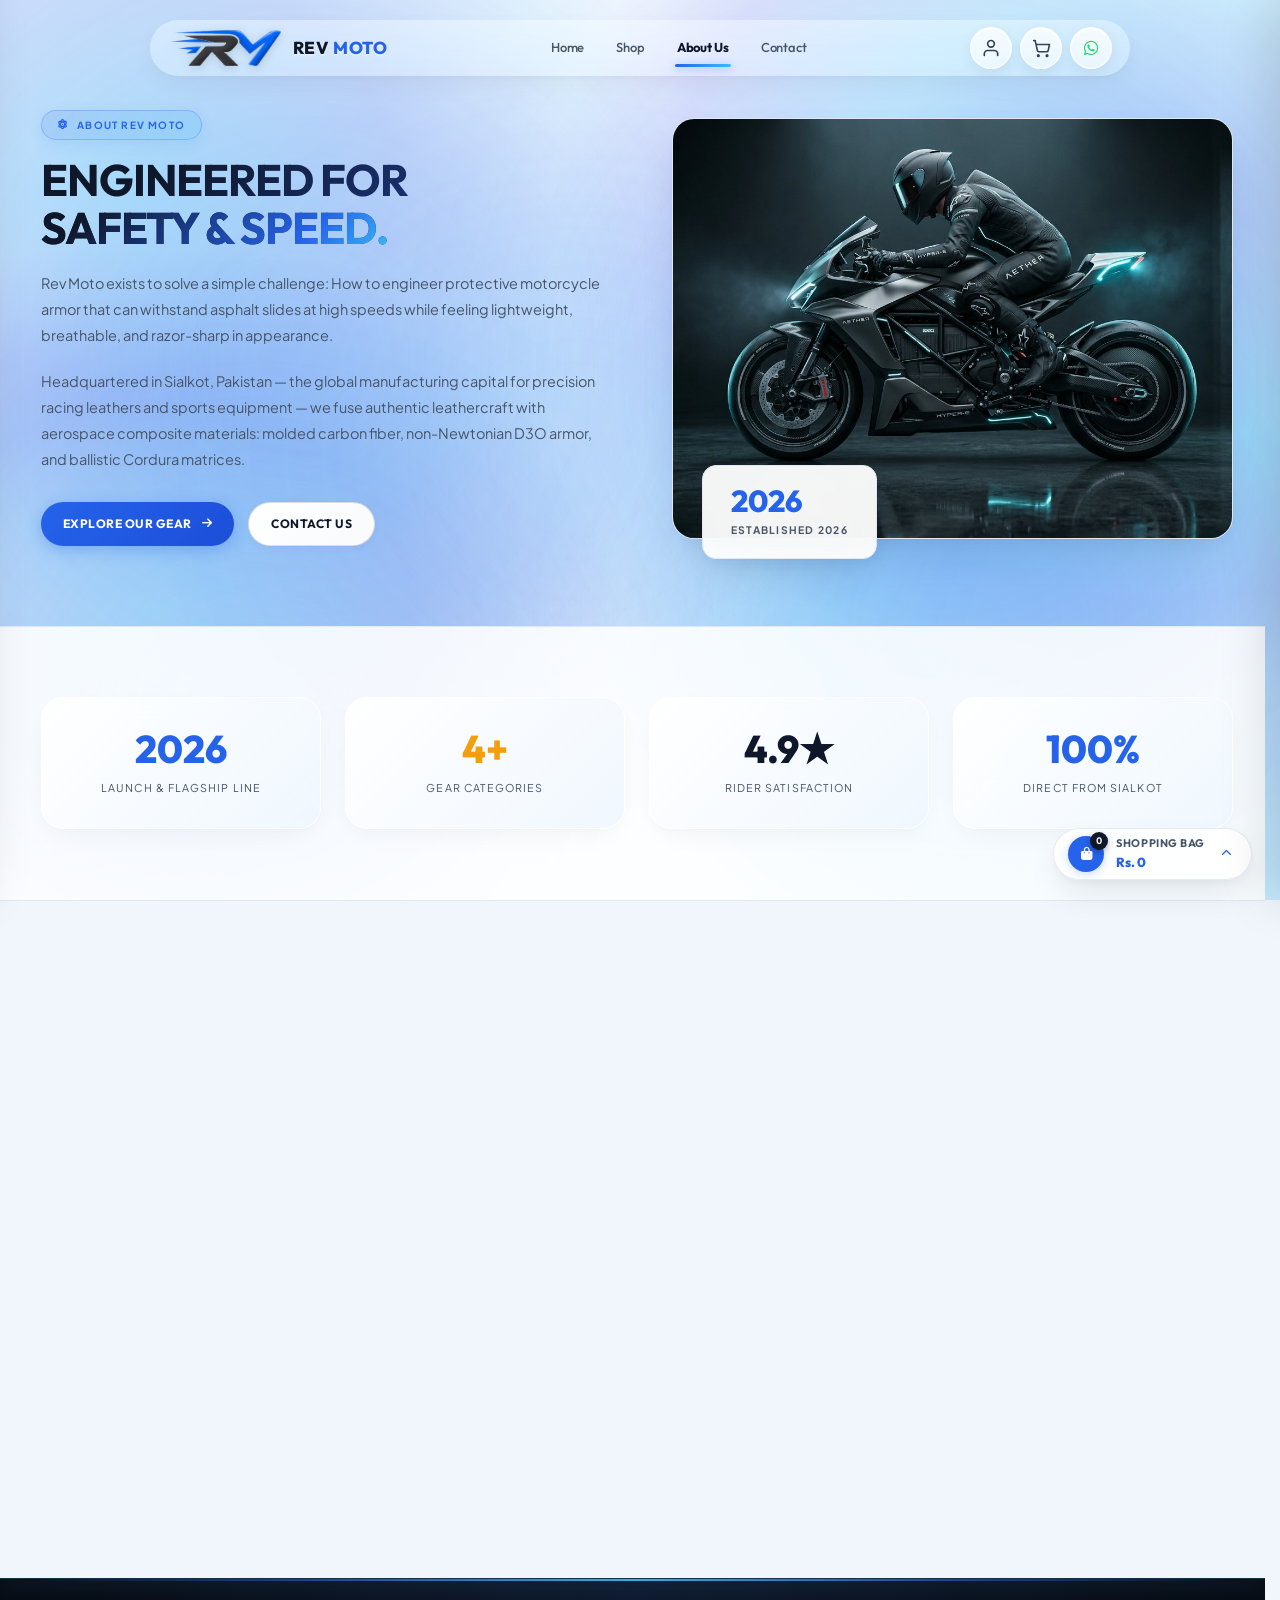
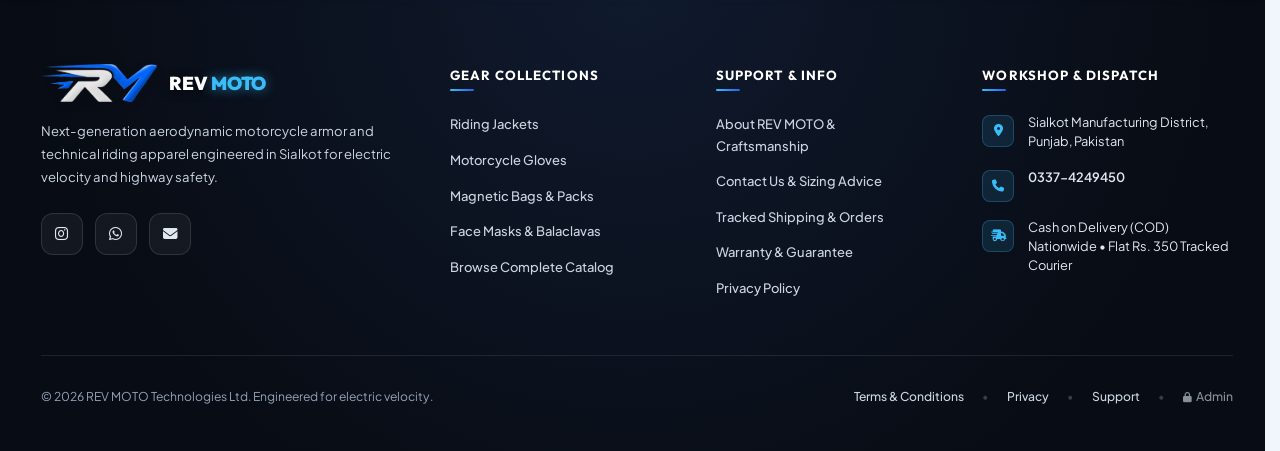
<file: about.html>
<!DOCTYPE html>
<html lang="en">
<head>
  <meta charset="UTF-8">
  <meta name="viewport" content="width=device-width, initial-scale=1.0">
  <title>About Us — REV MOTO</title>
  <meta name="description" content="Discover the story of Rev Moto: Sialkot technical leathercraft, carbon fiber armor, and modern riding performance.">
  <link rel="icon" type="image/png" href="assets/images/logo.png">
  <link rel="preconnect" href="https://cdnjs.cloudflare.com" crossorigin>
  <link rel="dns-prefetch" href="https://cdnjs.cloudflare.com">
  <link rel="stylesheet" href="https://cdnjs.cloudflare.com/ajax/libs/font-awesome/6.5.1/css/all.min.css">
  <link rel="stylesheet" href="assets/css/main.css?v=5.1">
  <link rel="stylesheet" href="assets/css/pages.css?v=4.6">
</head>
<body>

  <!-- ═══ ABOUT HERO ════════════════════════════════════════════════ -->
  <section class="section about-main-section">
    <div class="site-container">
      <div class="story-grid-responsive">
        <div class="reveal-left">
          <div class="section-badge"><i class="fas fa-atom"></i> About Rev Moto</div>
          <h1 class="section-title">ENGINEERED FOR<br><span class="text-gradient-cyan">SAFETY & SPEED.</span></h1>
          <p style="color: var(--text-secondary); font-size: 1.05rem; line-height: 1.8; margin-bottom: 20px;">
            Rev Moto exists to solve a simple challenge: How to engineer protective motorcycle armor that can withstand asphalt slides at high speeds while feeling lightweight, breathable, and razor-sharp in appearance.
          </p>
          <p style="color: var(--text-secondary); font-size: 1.05rem; line-height: 1.8; margin-bottom: 30px;">
            Headquartered in Sialkot, Pakistan — the global manufacturing capital for precision racing leathers and sports equipment — we fuse authentic leathercraft with aerospace composite materials: molded carbon fiber, non-Newtonian D3O armor, and ballistic Cordura matrices.
          </p>
          <div style="display: flex; gap: 14px; flex-wrap: wrap;">
            <a href="shop.html" class="btn btn-primary">
              Explore Our Gear <i class="fas fa-arrow-right"></i>
            </a>
            <a href="contact.html" class="btn btn-glass">
              Contact Us
            </a>
          </div>
        </div>

        <div style="position: relative;" class="reveal-zoom">
          <div style="border-radius: var(--radius-card); overflow: hidden; border: 1px solid var(--border-subtle); aspect-ratio: 4/3; box-shadow: var(--shadow-card-hover);">
            <img src="assets/images/hero_electric_bike.jpg" alt="Rev Moto Hyper Electric Bike" style="width: 100%; height: 100%; object-fit: cover;" loading="lazy" decoding="async">
          </div>
          <div style="position: absolute; bottom: -20px; left: 30px; background: rgba(255, 255, 255, 0.95); backdrop-filter: blur(24px); border: 1px solid var(--border-subtle); border-radius: var(--radius-md); padding: 20px 28px; box-shadow: var(--shadow-card-hover);">
            <div style="font-family: var(--font-display); font-size: 2.2rem; font-weight: 800; color: var(--accent-cyan); line-height: 1;">2026</div>
            <div style="font-size: 0.75rem; color: var(--text-secondary); text-transform: uppercase; letter-spacing: 0.12em; margin-top: 4px; font-weight: 700;">Established 2026</div>
          </div>
        </div>
      </div>
    </div>
  </section>

  <!-- ═══ MILESTONES ════════════════════════════════════════════════ -->
  <section style="background: var(--bg-surface); padding: 70px 0; border-top: 1px solid var(--border-subtle); border-bottom: 1px solid var(--border-subtle);">
    <div class="site-container">
      <div class="milestones-grid">
        <div class="glass-card reveal-zoom-up stagger-1">
          <div style="font-family: var(--font-display); font-size: 2.8rem; font-weight: 800; color: var(--accent-cyan); line-height: 1;">2026</div>
          <div style="font-size: 0.78rem; color: var(--text-secondary); text-transform: uppercase; letter-spacing: 0.1em; margin-top: 10px;">Launch & Flagship Line</div>
        </div>
        <div class="glass-card reveal-zoom-up stagger-2">
          <div style="font-family: var(--font-display); font-size: 2.8rem; font-weight: 800; color: var(--accent-gold); line-height: 1;">4+</div>
          <div style="font-size: 0.78rem; color: var(--text-secondary); text-transform: uppercase; letter-spacing: 0.1em; margin-top: 10px;">Gear Categories</div>
        </div>
        <div class="glass-card reveal-zoom-up stagger-3">
          <div style="font-family: var(--font-display); font-size: 2.8rem; font-weight: 800; color: var(--text-pure); line-height: 1;">4.9★</div>
          <div style="font-size: 0.78rem; color: var(--text-secondary); text-transform: uppercase; letter-spacing: 0.1em; margin-top: 10px;">Rider Satisfaction</div>
        </div>
        <div class="glass-card reveal-zoom-up stagger-4">
          <div style="font-family: var(--font-display); font-size: 2.8rem; font-weight: 800; color: var(--accent-cyan); line-height: 1;">100%</div>
          <div style="font-size: 0.78rem; color: var(--text-secondary); text-transform: uppercase; letter-spacing: 0.1em; margin-top: 10px;">Direct From Sialkot</div>
        </div>
      </div>
    </div>
  </section>

  <!-- ═══ 4 CORE PILLARS ════════════════════════════════════════════ -->
  <section class="section" style="padding: 100px 0;">
    <div class="site-container">
      <div style="text-align: center; max-width: 600px; margin: 0 auto 50px;" class="reveal-up">
        <div class="section-badge">Our Standards</div>
        <h2 class="section-title">OUR 4 CORE STANDARDS</h2>
        <p class="section-desc" style="margin: 0 auto;">Standards every Rev Moto product must satisfy before leaving our technical workshop.</p>
      </div>

      <div class="tech-grid">
        <div class="tech-card reveal-zoom-up stagger-1">
          <div class="tech-icon-wrap"><i class="fas fa-shield-halved"></i></div>
          <h3 class="tech-title">Maximum Impact Absorption</h3>
          <p class="tech-desc">Impact force is dispersed across composite armor plates and memory polymers rather than transferred to your body.</p>
        </div>

        <div class="tech-card reveal-zoom-up stagger-2">
          <div class="tech-icon-wrap"><i class="fas fa-wind"></i></div>
          <h3 class="tech-title">All-Weather Airflow & Comfort</h3>
          <p class="tech-desc">Riders need to stay cool and alert. Continuous airflow channeling is engineered into every seam for warm-weather riding.</p>
        </div>

        <div class="tech-card reveal-zoom-up stagger-3">
          <div class="tech-icon-wrap"><i class="fas fa-bolt"></i></div>
          <h3 class="tech-title">Ergonomics & Touch Controls</h3>
          <p class="tech-desc">Pre-curved sleeves, flexible armor pockets, and conductive fingertips make daily riding and navigation effortless.</p>
        </div>

        <div class="tech-card reveal-zoom-up stagger-4">
          <div class="tech-icon-wrap"><i class="fas fa-gem"></i></div>
          <h3 class="tech-title">Direct Workshop Value</h3>
          <p class="tech-desc">Crafted in Sialkot, Pakistan. Premium materials, strict quality checks, and direct-to-rider pricing without retail markups.</p>
        </div>
      </div>
    </div>
  </section>

  <script src="assets/js/store.js?v=4.7"></script>
  <script src="assets/js/smooth-scroll.js?v=4.6"></script>
  <script src="assets/js/user-profile.js?v=1.5"></script>
  <script src="assets/js/navbar.js?v=4.8"></script>
</body>
</html>
</file>
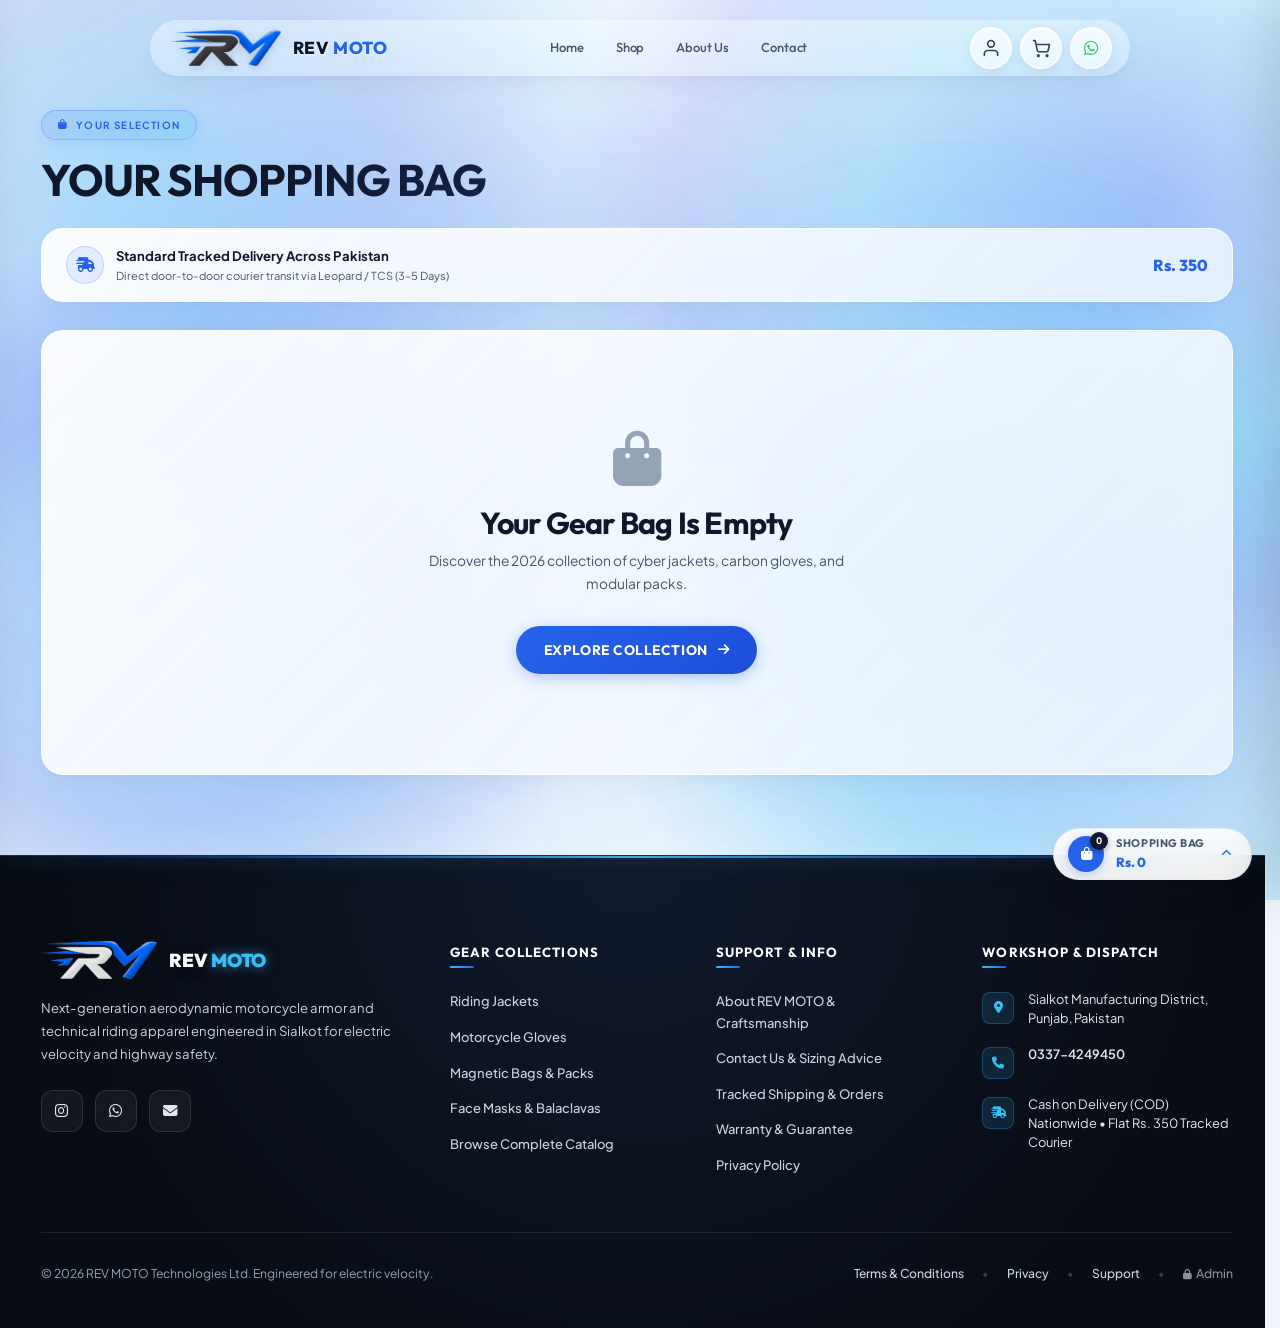
<file: cart.html>
<!DOCTYPE html>
<html lang="en">
<head>
  <meta charset="UTF-8">
  <meta name="viewport" content="width=device-width, initial-scale=1.0">
  <title>Your Gear Bag — REV MOTO</title>
  <meta name="description" content="Review your technical armor selections, enter promo codes, and proceed to secure checkout.">
  <link rel="icon" type="image/png" href="assets/images/logo.png">
  <link rel="preconnect" href="https://cdnjs.cloudflare.com" crossorigin>
  <link rel="dns-prefetch" href="https://cdnjs.cloudflare.com">
  <link rel="stylesheet" href="https://cdnjs.cloudflare.com/ajax/libs/font-awesome/6.5.1/css/all.min.css">
  <link rel="stylesheet" href="assets/css/main.css?v=5.1">
  <link rel="stylesheet" href="assets/css/pages.css?v=4.6">
</head>
<body>

  <!-- ═══ CART MAIN ═════════════════════════════════════════════════ -->
  <section class="cart-page-section">
    <div class="site-container">
      <div class="cart-header-wrap reveal-up">
        <div class="section-badge"><i class="fas fa-shopping-bag"></i> Your Selection</div>
        <h1 class="section-title">YOUR SHOPPING BAG</h1>
      </div>

      <!-- Standard Tracked Shipping Banner -->
      <div class="glass-card reveal-up stagger-1" style="padding: 16px 24px; margin-bottom: 28px; display: flex; align-items: center; justify-content: space-between; gap: 16px; flex-wrap: wrap;">
        <div style="display: flex; align-items: center; gap: 12px;">
          <div style="width: 38px; height: 38px; border-radius: 50%; background: rgba(37, 99, 235, 0.1); border: 1px solid rgba(37, 99, 235, 0.2); color: #2563eb; display: flex; align-items: center; justify-content: center; font-size: 1.1rem;">
            <i class="fas fa-truck-fast"></i>
          </div>
          <div>
            <div style="font-size: 0.95rem; font-weight: 700; color: var(--text-pure);">Standard Tracked Delivery Across Pakistan</div>
            <div style="font-size: 0.8rem; color: var(--text-secondary);">Direct door-to-door courier transit via Leopard / TCS (3–5 Days)</div>
          </div>
        </div>
        <div style="font-family: var(--font-display); font-weight: 800; font-size: 1.15rem; color: var(--accent-cyan);">
          Rs. 350
        </div>
      </div>

      <!-- Cart Grid -->
      <div class="cart-layout-grid" id="cartLayoutGrid">
        <div class="glass-card reveal-up stagger-2" style="padding: 28px;">
          <div style="display: flex; justify-content: space-between; align-items: center; padding-bottom: 18px; border-bottom: 1px solid var(--border-subtle); margin-bottom: 24px;">
            <h3 style="font-size: 1.2rem; color: var(--text-pure);">Your Items (<span id="cartItemsCount">0</span>)</h3>
            <button onclick="clearCartConfirm()" style="background: none; border: none; color: var(--text-muted); font-size: 0.82rem; cursor: pointer;">
              <i class="fas fa-trash-alt"></i> Clear Bag
            </button>
          </div>

          <div id="cartItemsContainer" style="display: flex; flex-direction: column; gap: 20px;">
            <!-- Rendered by JS -->
          </div>
        </div>

        <!-- Order Summary -->
        <div class="glass-card reveal-up stagger-3" style="padding: 32px; position: sticky; top: 110px;">
          <h3 style="font-size: 1.3rem; margin-bottom: 22px; padding-bottom: 14px; border-bottom: 1px solid var(--border-subtle); color: var(--text-pure);">
            Order Summary
          </h3>

          <div style="display: flex; flex-direction: column; gap: 14px; margin-bottom: 24px; font-size: 0.95rem;">
            <div style="display: flex; justify-content: space-between;">
              <span style="color: var(--text-secondary);">Items Subtotal</span>
              <span style="font-weight: 700; color: var(--text-pure);" id="cartSubtotalText">Rs. 0</span>
            </div>
            <div style="display: flex; justify-content: space-between; display: none;" id="discountRow">
              <span style="color: var(--accent-cyan);">Discount</span>
              <span style="font-weight: 700; color: var(--accent-cyan);" id="discountValText">- Rs. 0</span>
            </div>
            <div style="display: flex; justify-content: space-between;">
              <span style="color: var(--text-secondary);">Delivery Fee</span>
              <span style="font-weight: 700; color: var(--text-pure);" id="cartDeliveryText">Calculated at Checkout</span>
            </div>
            <div style="height: 1px; background: var(--border-subtle); margin: 6px 0;"></div>
            <div style="display: flex; justify-content: space-between; align-items: baseline;">
              <span style="font-family: var(--font-display); font-weight: 700; font-size: 1.15rem; color: var(--text-pure);">Total Amount</span>
              <span style="font-family: var(--font-display); font-weight: 800; font-size: 1.9rem; color: var(--accent-cyan);" id="cartTotalText">Rs. 0</span>
            </div>
          </div>

          <!-- Promo Code -->
          <div style="margin-bottom: 24px;">
            <label style="font-size: 0.78rem; text-transform: uppercase; color: var(--text-muted); font-weight: 700; display: block; margin-bottom: 8px;">Promo / Coupon Code</label>
            <div style="display: flex; gap: 8px;">
              <input type="text" id="couponCodeInput" placeholder="Try 'REV2026'" style="flex: 1; background: #ffffff; border: 1px solid var(--border-subtle); border-radius: var(--radius-md); padding: 12px 16px; color: var(--text-pure); text-transform: uppercase; outline: none; font-size: 0.88rem;">
              <button onclick="applyCouponCode()" class="btn btn-glass btn-sm">Apply</button>
            </div>
            <div id="couponMessage" style="font-size: 0.78rem; margin-top: 8px; display: none;"></div>
          </div>

          <div id="cartStoreClosedNotice" style="display: none; padding: 12px 14px; background: #fef2f2; border: 1.5px solid #fecaca; border-radius: var(--radius-sm); margin-bottom: 12px; font-size: 0.82rem; color: #991b1b; line-height: 1.45;">
            <div style="font-weight: 800; display: flex; align-items: center; gap: 6px; margin-bottom: 4px; color: #dc2626;">
              <i class="fas fa-store-slash"></i> Orders Temporarily Paused
            </div>
            <span id="cartStoreClosedMsg" style="color: #475569; font-weight: 500;">We are currently pausing new orders for inventory restocking. Resuming shortly!</span>
          </div>

          <a href="checkout.html" id="btnCartCheckout" class="btn btn-primary btn-full btn-lg" style="margin-bottom: 12px;">
            <i class="fas fa-lock"></i> Proceed to Checkout
          </a>

          <a href="shop.html" class="btn btn-glass btn-full btn-sm">
            <i class="fas fa-arrow-left"></i> Continue Shopping
          </a>

          <div style="margin-top: 24px; padding-top: 18px; border-top: 1px solid var(--border-subtle); text-align: center; font-size: 0.78rem; color: var(--text-muted);">
            <i class="fas fa-shield-halved text-cyan"></i> 100% Verified Cash on Delivery (COD) Checkout
          </div>
        </div>
      </div>

      <!-- Empty State -->
      <div id="cartPageEmpty" style="display: none; text-align: center; padding: 100px 20px;" class="glass-card">
        <i class="fas fa-shopping-bag" style="font-size: 4rem; color: var(--text-muted); margin-bottom: 20px; display: block;"></i>
        <h2 style="font-size: 2.2rem; margin-bottom: 10px;">Your Gear Bag Is Empty</h2>
        <p style="color: var(--text-secondary); max-width: 440px; margin: 0 auto 30px;">Discover the 2026 collection of cyber jackets, carbon gloves, and modular packs.</p>
        <a href="shop.html" class="btn btn-primary btn-lg">
          Explore Collection <i class="fas fa-arrow-right"></i>
        </a>
      </div>
    </div>
  </section>

  <script src="assets/js/store.js?v=4.8"></script>
  <script src="assets/js/smooth-scroll.js?v=4.6"></script>
  <script src="assets/js/user-profile.js?v=1.5"></script>
  <script src="assets/js/navbar.js?v=4.8"></script>
  <script>
    let discountPercent = 0;

    function renderCartPage() {
      const cart = getCart();
      const container = document.getElementById('cartItemsContainer');
      const layoutGrid = document.getElementById('cartLayoutGrid');
      const emptyState = document.getElementById('cartPageEmpty');
      const countEl = document.getElementById('cartItemsCount');

      if (!container) return;

      if (cart.length === 0) {
        if (layoutGrid) layoutGrid.style.display = 'none';
        if (emptyState) emptyState.style.display = 'block';
        return;
      }

      if (layoutGrid) layoutGrid.style.display = 'grid';
      if (emptyState) emptyState.style.display = 'none';

      countEl.textContent = getCartCount();
      const subtotal = getCartSubtotal();
      const deliveryFee = 350;
      const deliveryEl = document.getElementById('cartDeliveryText');
      if (deliveryEl) deliveryEl.textContent = formatPKR(deliveryFee);

      container.innerHTML = cart.map((item, index) => `
        <div class="cart-item-row">
          <a href="product.html?id=${item.id}" style="width: 90px; height: 90px; border-radius: var(--radius-md); overflow: hidden; background: #f1f5f9; border: 1px solid var(--border-subtle); display: block; flex-shrink: 0;">
            <img src="${item.img}" alt="${item.name}" style="width: 100%; height: 100%; object-fit: cover;" loading="lazy" decoding="async" onerror="this.src='assets/images/jacket_cyber.jpg'">
          </a>

          <div>
            <a href="product.html?id=${item.id}" style="font-family: var(--font-display); font-weight: 700; font-size: 1.1rem; color: var(--text-pure); display: block; margin-bottom: 4px; line-height: 1.3;">
              ${item.name}
            </a>
            <div style="font-size: 0.8rem; color: var(--text-secondary); margin-bottom: 8px;">
              <span style="background: var(--bg-surface-elevated); padding: 3px 10px; border-radius: 4px; border: 1px solid var(--border-subtle);">Size: ${item.size}</span>
            </div>
            <div style="font-family: var(--font-display); font-weight: 800; color: var(--accent-cyan); font-size: 1.15rem;">
              ${formatPKR(item.price)}
            </div>
          </div>

          <div class="cart-item-actions" style="display: flex; flex-direction: column; align-items: flex-end; gap: 12px;">
            <button type="button" onclick="removeFromCartIndex(${index}); renderCartPage();" style="background: none; border: none; color: var(--text-muted); cursor: pointer; font-size: 0.92rem; transition: color 0.2s;" onmouseover="this.style.color='#ef4444'" onmouseout="this.style.color='var(--text-muted)'" title="Remove">
              <i class="fas fa-trash-alt"></i>
            </button>

            <div style="display: inline-flex; align-items: center; background: var(--bg-surface-elevated); border: 1px solid var(--border-subtle); border-radius: var(--radius-sm); overflow: hidden;">
              <button type="button" onclick="updateCartQtyByIndex(${index}, -1); renderCartPage();" style="background: none; border: none; color: var(--text-pure); width: 28px; height: 28px; cursor: pointer; display: flex; align-items: center; justify-content: center;"><i class="fas fa-minus"></i></button>
              <span style="font-size: 0.9rem; font-weight: 700; min-width: 26px; text-align: center; color: var(--text-pure);">${item.qty}</span>
              <button type="button" onclick="updateCartQtyByIndex(${index}, 1); renderCartPage();" style="background: none; border: none; color: var(--text-pure); width: 28px; height: 28px; cursor: pointer; display: flex; align-items: center; justify-content: center;"><i class="fas fa-plus"></i></button>
            </div>

            <div style="font-size: 0.88rem; font-weight: 700; color: var(--text-pure);">
              ${formatPKR(item.price * item.qty)}
            </div>
          </div>
        </div>
      `).join('');

      const subtotalEl = document.getElementById('cartSubtotalText');
      const totalEl = document.getElementById('cartTotalText');
      const discountRow = document.getElementById('discountRow');
      const discountValText = document.getElementById('discountValText');

      subtotalEl.textContent = formatPKR(subtotal);

      let finalTotal = subtotal;
      if (discountPercent > 0) {
        const discountAmount = Math.round(subtotal * (discountPercent / 100));
        finalTotal -= discountAmount;
        discountRow.style.display = 'flex';
        discountValText.textContent = `- ${formatPKR(discountAmount)} (${discountPercent}%)`;
      } else {
        discountRow.style.display = 'none';
      }

      totalEl.textContent = formatPKR(finalTotal + deliveryFee);
      checkStoreStatusCart();
    }

    function checkStoreStatusCart() {
      try {
        const raw = localStorage.getItem('revmoto_store_settings');
        const settings = raw ? JSON.parse(raw) : {};
        const isClosed = settings.isStoreClosed === true || localStorage.getItem('revmoto_store_closed') === 'true';
        const message = settings.closedNotice || localStorage.getItem('revmoto_closed_notice') || 'We are currently pausing new orders for inventory restocking. Resuming shortly!';
        const noticeEl = document.getElementById('cartStoreClosedNotice');
        const btnEl = document.getElementById('btnCartCheckout');
        if (isClosed) {
          if (noticeEl) {
            noticeEl.style.display = 'block';
            const msgEl = document.getElementById('cartStoreClosedMsg');
            if (msgEl) msgEl.textContent = message;
          }
          if (btnEl) {
            btnEl.classList.add('disabled');
            btnEl.style.opacity = '0.6';
            btnEl.style.pointerEvents = 'none';
            btnEl.innerHTML = '<i class="fas fa-store-slash"></i> Orders Temporarily Paused';
          }
        } else {
          if (noticeEl) noticeEl.style.display = 'none';
          if (btnEl) {
            btnEl.classList.remove('disabled');
            btnEl.style.opacity = '1';
            btnEl.style.pointerEvents = 'auto';
            btnEl.innerHTML = '<i class="fas fa-lock"></i> Proceed to Checkout';
          }
        }
      } catch (e) {}
    }

    function applyCouponCode() {
      const code = document.getElementById('couponCodeInput').value.trim().toUpperCase();
      const msg = document.getElementById('couponMessage');
      if (code === 'REV2026' || code === 'REVMOTO10') {
        discountPercent = 10;
        msg.style.display = 'block';
        msg.style.color = 'var(--accent-cyan)';
        msg.textContent = '✓ 10% VIP Launch discount successfully verified!';
        renderCartPage();
      } else if (code) {
        msg.style.display = 'block';
        msg.style.color = 'var(--accent-rose)';
        msg.textContent = 'Invalid promo token. Try "REV2026"';
      }
    }

    function clearCartConfirm() {
      if (confirm('Empty gear bag completely?')) {
        saveCart([]);
        renderCartPage();
      }
    }

    document.addEventListener('DOMContentLoaded', () => {
      renderCartPage();
      window.addEventListener('rev:cart-updated', renderCartPage);
    });
  </script>
</body>
</html>
</file>
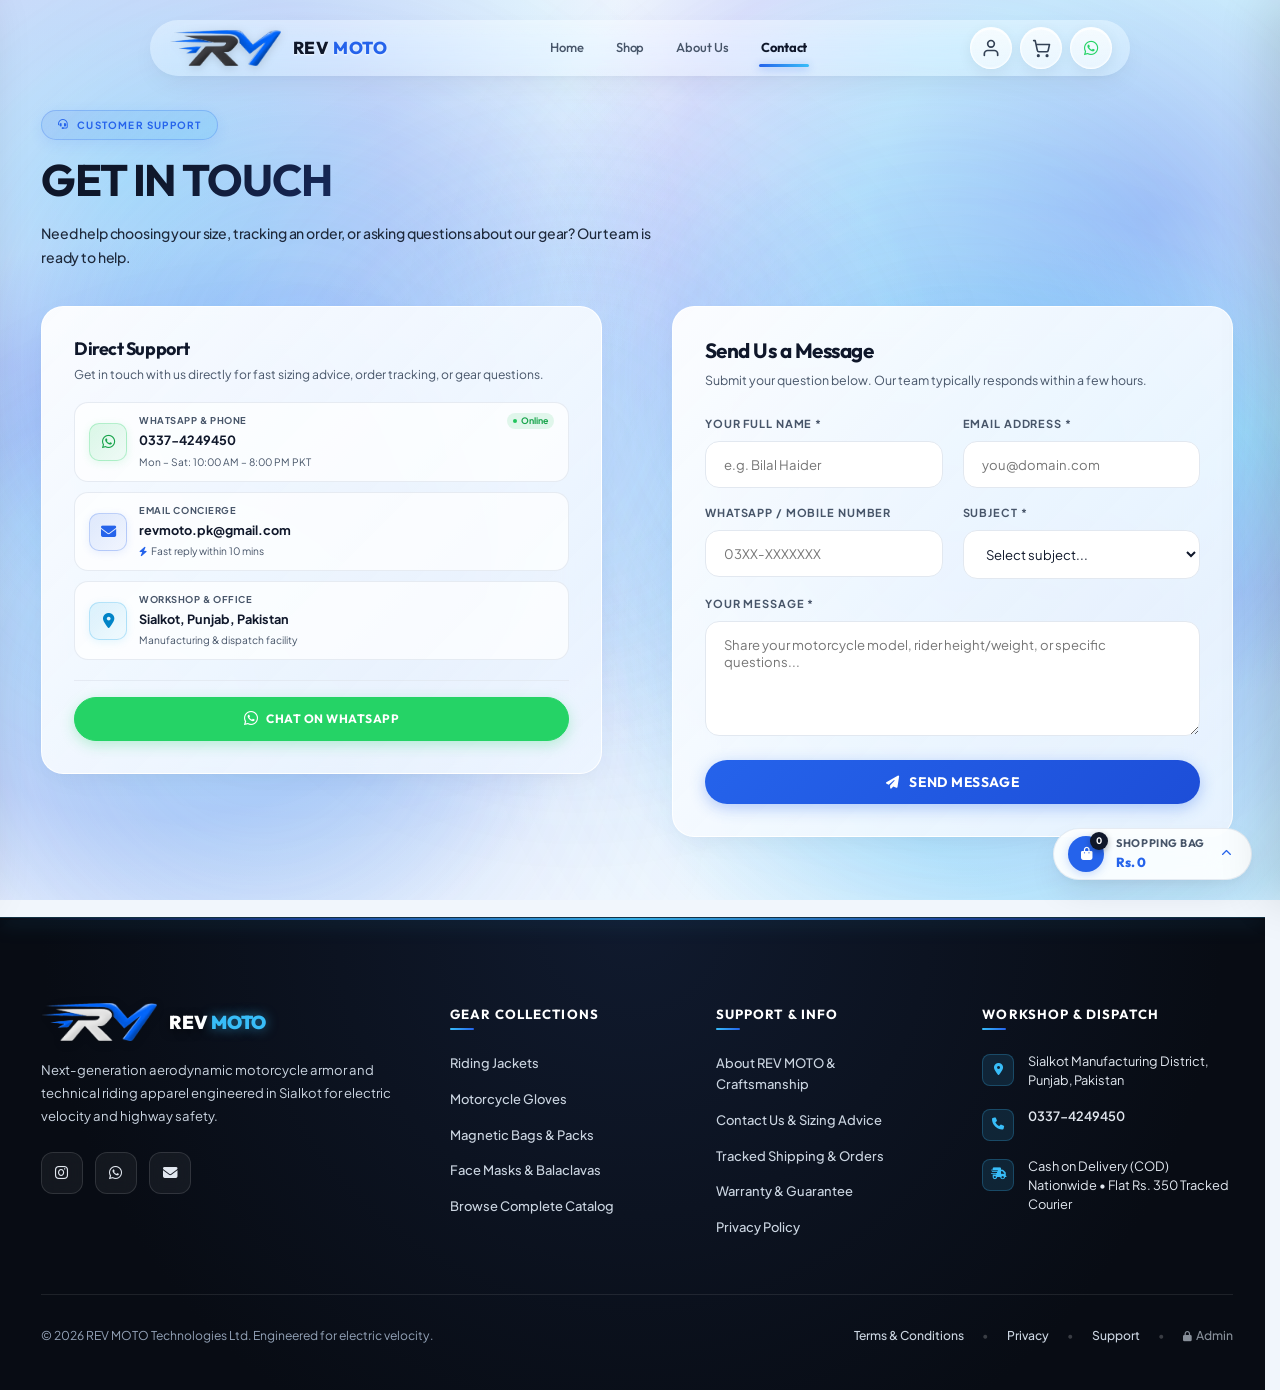
<file: contact.html>
<!DOCTYPE html>
<html lang="en">
<head>
  <meta charset="UTF-8">
  <meta name="viewport" content="width=device-width, initial-scale=1.0">
  <title>Contact Us & Sizing Support — REV MOTO</title>
  <meta name="description" content="Get in touch with Rev Moto for sizing assistance, custom orders, and tracked delivery questions.">
  <link rel="icon" type="image/png" href="assets/images/logo.png">
  <link rel="preconnect" href="https://cdnjs.cloudflare.com" crossorigin>
  <link rel="dns-prefetch" href="https://cdnjs.cloudflare.com">
  <link rel="stylesheet" href="https://cdnjs.cloudflare.com/ajax/libs/font-awesome/6.5.1/css/all.min.css">
  <link rel="stylesheet" href="assets/css/main.css?v=5.1">
  <link rel="stylesheet" href="assets/css/pages.css?v=4.6">
</head>
<body>

  <!-- ═══ CONTACT MAIN ══════════════════════════════════════════════ -->
  <section class="section contact-main-section">
    <div class="site-container">
      <div class="contact-header-wrap reveal-up">
        <div class="section-badge"><i class="fas fa-headset"></i> Customer Support</div>
        <h1 class="section-title">GET IN TOUCH</h1>
        <p class="section-desc">Need help choosing your size, tracking an order, or asking questions about our gear? Our team is ready to help.</p>
      </div>

      <div class="story-grid-responsive" style="align-items: flex-start;">
                        <!-- Direct Contact Info (Simplified Single Glass Card) -->
        <div class="glass-card contact-support-card reveal-zoom-up" style="display: flex; flex-direction: column; justify-content: space-between;">
          <div>
            <h3 class="contact-support-title">Direct Support</h3>
            <p class="contact-support-desc">
              Get in touch with us directly for fast sizing advice, order tracking, or gear questions.
            </p>

            <div style="display: flex; flex-direction: column; gap: 10px;">
              <!-- WhatsApp & Phone -->
              <div class="contact-channel-item">
                <div class="contact-icon-box whatsapp">
                  <i class="fab fa-whatsapp"></i>
                </div>
                <div style="flex: 1; min-width: 0;">
                  <div style="display: flex; align-items: center; justify-content: space-between; gap: 8px;">
                    <span class="contact-label">WhatsApp &amp; Phone</span>
                    <span class="contact-status-badge"><span class="contact-status-dot"></span> Online</span>
                  </div>
                  <a href="https://wa.me/923374249450" target="_blank" rel="noopener" class="contact-value-link">0337-4249450</a>
                  <div class="contact-subtext">Mon – Sat: 10:00 AM – 8:00 PM PKT</div>
                </div>
              </div>

              <!-- Email -->
              <div class="contact-channel-item">
                <div class="contact-icon-box email">
                  <i class="fas fa-envelope"></i>
                </div>
                <div style="flex: 1; min-width: 0;">
                  <div style="display: flex; align-items: center; justify-content: space-between; gap: 8px;">
                    <span class="contact-label">Email Concierge</span>
                  </div>
                  <a href="mailto:revmoto.pk@gmail.com" class="contact-value-link">revmoto.pk@gmail.com</a>
                  <div class="contact-subtext">
                    <i class="fas fa-bolt" style="color: #2563eb; font-size: 0.68rem;"></i> Fast reply within 10 mins
                  </div>
                </div>
              </div>

              <!-- Location -->
              <div class="contact-channel-item">
                <div class="contact-icon-box location">
                  <i class="fas fa-location-dot"></i>
                </div>
                <div style="flex: 1; min-width: 0;">
                  <div class="contact-label">Workshop &amp; Office</div>
                  <div class="contact-value-text">Sialkot, Punjab, Pakistan</div>
                  <div class="contact-subtext">Manufacturing &amp; dispatch facility</div>
                </div>
              </div>
            </div>
          </div>

          <div style="margin-top: 20px; padding-top: 16px; border-top: 1px solid rgba(226, 232, 240, 0.8);">
            <a href="https://wa.me/923374249450" target="_blank" rel="noopener" class="btn btn-whatsapp btn-full contact-whatsapp-btn">
              <i class="fab fa-whatsapp" style="font-size: 1.15rem;"></i> Chat on WhatsApp
            </a>
          </div>
        </div>

        <!-- Contact Form -->
        <div class="glass-card reveal-zoom-up stagger-1">
          <h3 style="font-size: 1.5rem; margin-bottom: 8px;">Send Us a Message</h3>
          <p style="color: var(--text-secondary); font-size: 0.9rem; margin-bottom: 24px;">Submit your question below. Our team typically responds within a few hours.</p>

          <form id="contactInquiryForm" onsubmit="handleContactSubmit(event)">
            <div class="form-group-grid">
              <div class="form-field">
                <label for="contactName">Your Full Name *</label>
                <input type="text" id="contactName" placeholder="e.g. Bilal Haider" required>
              </div>
              <div class="form-field">
                <label for="contactEmail">Email Address *</label>
                <input type="email" id="contactEmail" placeholder="you@domain.com" required>
              </div>
            </div>

            <div class="form-group-grid" style="margin-top: 16px;">
              <div class="form-field">
                <label for="contactPhone">WhatsApp / Mobile Number</label>
                <input type="tel" id="contactPhone" placeholder="03XX-XXXXXXX">
              </div>
              <div class="form-field">
                <label for="contactSubject">Subject *</label>
                <select id="contactSubject" required>
                  <option value="">Select subject...</option>
                  <option value="Sizing">Jacket / Glove Size Advice</option>
                  <option value="Tracking">Order Delivery & Tracking</option>
                  <option value="Wholesale">Motorcycle Club Custom Orders</option>
                  <option value="Other">General Question</option>
                </select>
              </div>
            </div>

            <div class="form-field" style="margin-top: 16px;">
              <label for="contactMsg">Your Message *</label>
              <textarea id="contactMsg" rows="5" placeholder="Share your motorcycle model, rider height/weight, or specific questions..." required></textarea>
            </div>

            <button type="submit" class="btn btn-primary btn-full btn-lg" style="margin-top: 24px;">
              <i class="fas fa-paper-plane"></i> Send Message
            </button>
          </form>
        </div>
      </div>
    </div>
  </section>

  <script src="assets/js/store.js?v=4.7"></script>
  <script src="assets/js/smooth-scroll.js?v=4.6"></script>
  <script src="assets/js/user-profile.js?v=1.5"></script>
  <script src="assets/js/navbar.js?v=4.8"></script>
  <script>
    function handleContactSubmit(e) {
      e.preventDefault();
      const name = document.getElementById('contactName').value;
      showToast(`Thank you, ${name}! Your inquiry has been dispatched to our concierge team.`, 'success');
      document.getElementById('contactInquiryForm').reset();
    }
  </script>
</body>
</html>
</file>
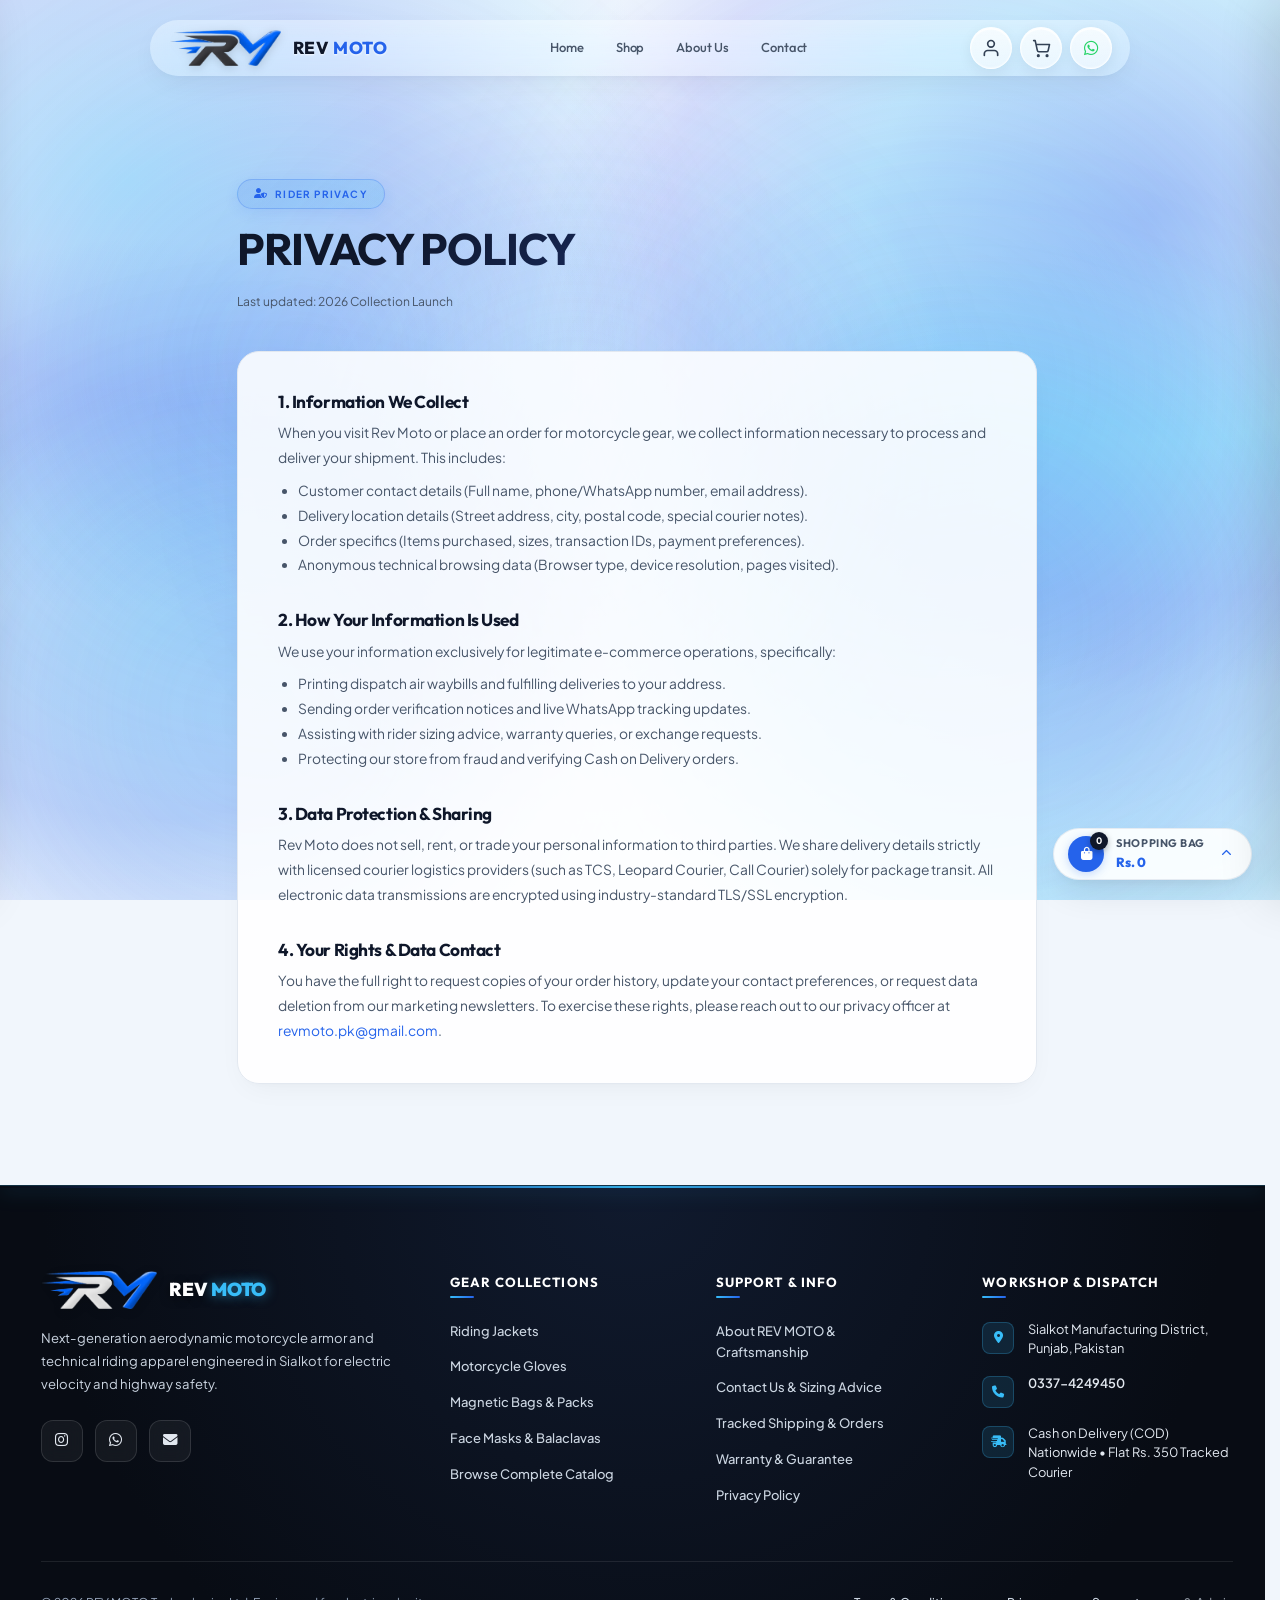
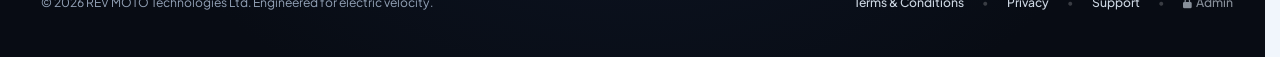
<file: privacy.html>
<!DOCTYPE html>
<html lang="en">
<head>
  <meta charset="UTF-8">
  <meta name="viewport" content="width=device-width, initial-scale=1.0">
  <title>Privacy Policy — REV MOTO</title>
  <meta name="description" content="Learn how Rev Moto protects rider privacy, data, and order transaction security.">
  <link rel="icon" type="image/png" href="assets/images/logo.png">
  <link rel="preconnect" href="https://cdnjs.cloudflare.com" crossorigin>
  <link rel="dns-prefetch" href="https://cdnjs.cloudflare.com">
  <link rel="stylesheet" href="https://cdnjs.cloudflare.com/ajax/libs/font-awesome/6.5.1/css/all.min.css">
  <link rel="stylesheet" href="assets/css/main.css?v=5.1">
  <link rel="stylesheet" href="assets/css/pages.css?v=4.6">
</head>
<body>

  <!-- Breadcrumbs -->
  <div style="padding: 120px 0 0;">
    <div class="site-container">
      <div style="display: flex; align-items: center; gap: 8px; font-size: 0.85rem; color: var(--text-muted);">
        <a href="index.html" style="color: var(--text-secondary);">Home</a>
        <span>/</span>
        <span style="color: var(--accent-cyan);">Privacy Policy</span>
      </div>
    </div>
  </div>

  <!-- ═══ PRIVACY MAIN ══════════════════════════════════════════════ -->
  <section class="section" style="padding: 40px 0 100px;">
    <div class="site-container">
      <div style="max-width: 800px; margin: 0 auto;" class="reveal-up">
        <div class="section-badge"><i class="fas fa-user-shield"></i> Rider Privacy</div>
        <h1 class="section-title">PRIVACY POLICY</h1>
        <p style="color: var(--text-secondary); font-size: 0.88rem; margin-bottom: 40px;">Last updated: 2026 Collection Launch</p>

        <div style="background: var(--bg-surface); border: 1px solid var(--border-subtle); border-radius: var(--radius-card); padding: 40px; display: flex; flex-direction: column; gap: 32px; line-height: 1.8; color: var(--text-secondary); box-shadow: var(--shadow-card);" class="reveal-up stagger-1">
          <div>
            <h3 style="font-size: 1.25rem; color: var(--text-pure); margin-bottom: 10px;">1. Information We Collect</h3>
            <p>When you visit Rev Moto or place an order for motorcycle gear, we collect information necessary to process and deliver your shipment. This includes:</p>
            <ul style="margin-left: 20px; margin-top: 8px;">
              <li>Customer contact details (Full name, phone/WhatsApp number, email address).</li>
              <li>Delivery location details (Street address, city, postal code, special courier notes).</li>
              <li>Order specifics (Items purchased, sizes, transaction IDs, payment preferences).</li>
              <li>Anonymous technical browsing data (Browser type, device resolution, pages visited).</li>
            </ul>
          </div>

          <div>
            <h3 style="font-size: 1.25rem; color: var(--text-pure); margin-bottom: 10px;">2. How Your Information Is Used</h3>
            <p>We use your information exclusively for legitimate e-commerce operations, specifically:</p>
            <ul style="margin-left: 20px; margin-top: 8px;">
              <li>Printing dispatch air waybills and fulfilling deliveries to your address.</li>
              <li>Sending order verification notices and live WhatsApp tracking updates.</li>
              <li>Assisting with rider sizing advice, warranty queries, or exchange requests.</li>
              <li>Protecting our store from fraud and verifying Cash on Delivery orders.</li>
            </ul>
          </div>

          <div>
            <h3 style="font-size: 1.25rem; color: var(--text-pure); margin-bottom: 10px;">3. Data Protection & Sharing</h3>
            <p>Rev Moto does not sell, rent, or trade your personal information to third parties. We share delivery details strictly with licensed courier logistics providers (such as TCS, Leopard Courier, Call Courier) solely for package transit. All electronic data transmissions are encrypted using industry-standard TLS/SSL encryption.</p>
          </div>

          <div>
            <h3 style="font-size: 1.25rem; color: var(--text-pure); margin-bottom: 10px;">4. Your Rights & Data Contact</h3>
            <p>You have the full right to request copies of your order history, update your contact preferences, or request data deletion from our marketing newsletters. To exercise these rights, please reach out to our privacy officer at <a href="mailto:revmoto.pk@gmail.com" style="color: var(--accent-cyan);">revmoto.pk@gmail.com</a>.</p>
          </div>
        </div>
      </div>
    </div>
  </section>

  <script src="assets/js/store.js?v=4.7"></script>
  <script src="assets/js/smooth-scroll.js?v=4.6"></script>
  <script src="assets/js/user-profile.js?v=1.5"></script>
  <script src="assets/js/navbar.js?v=4.8"></script>
</body>
</html>
</file>
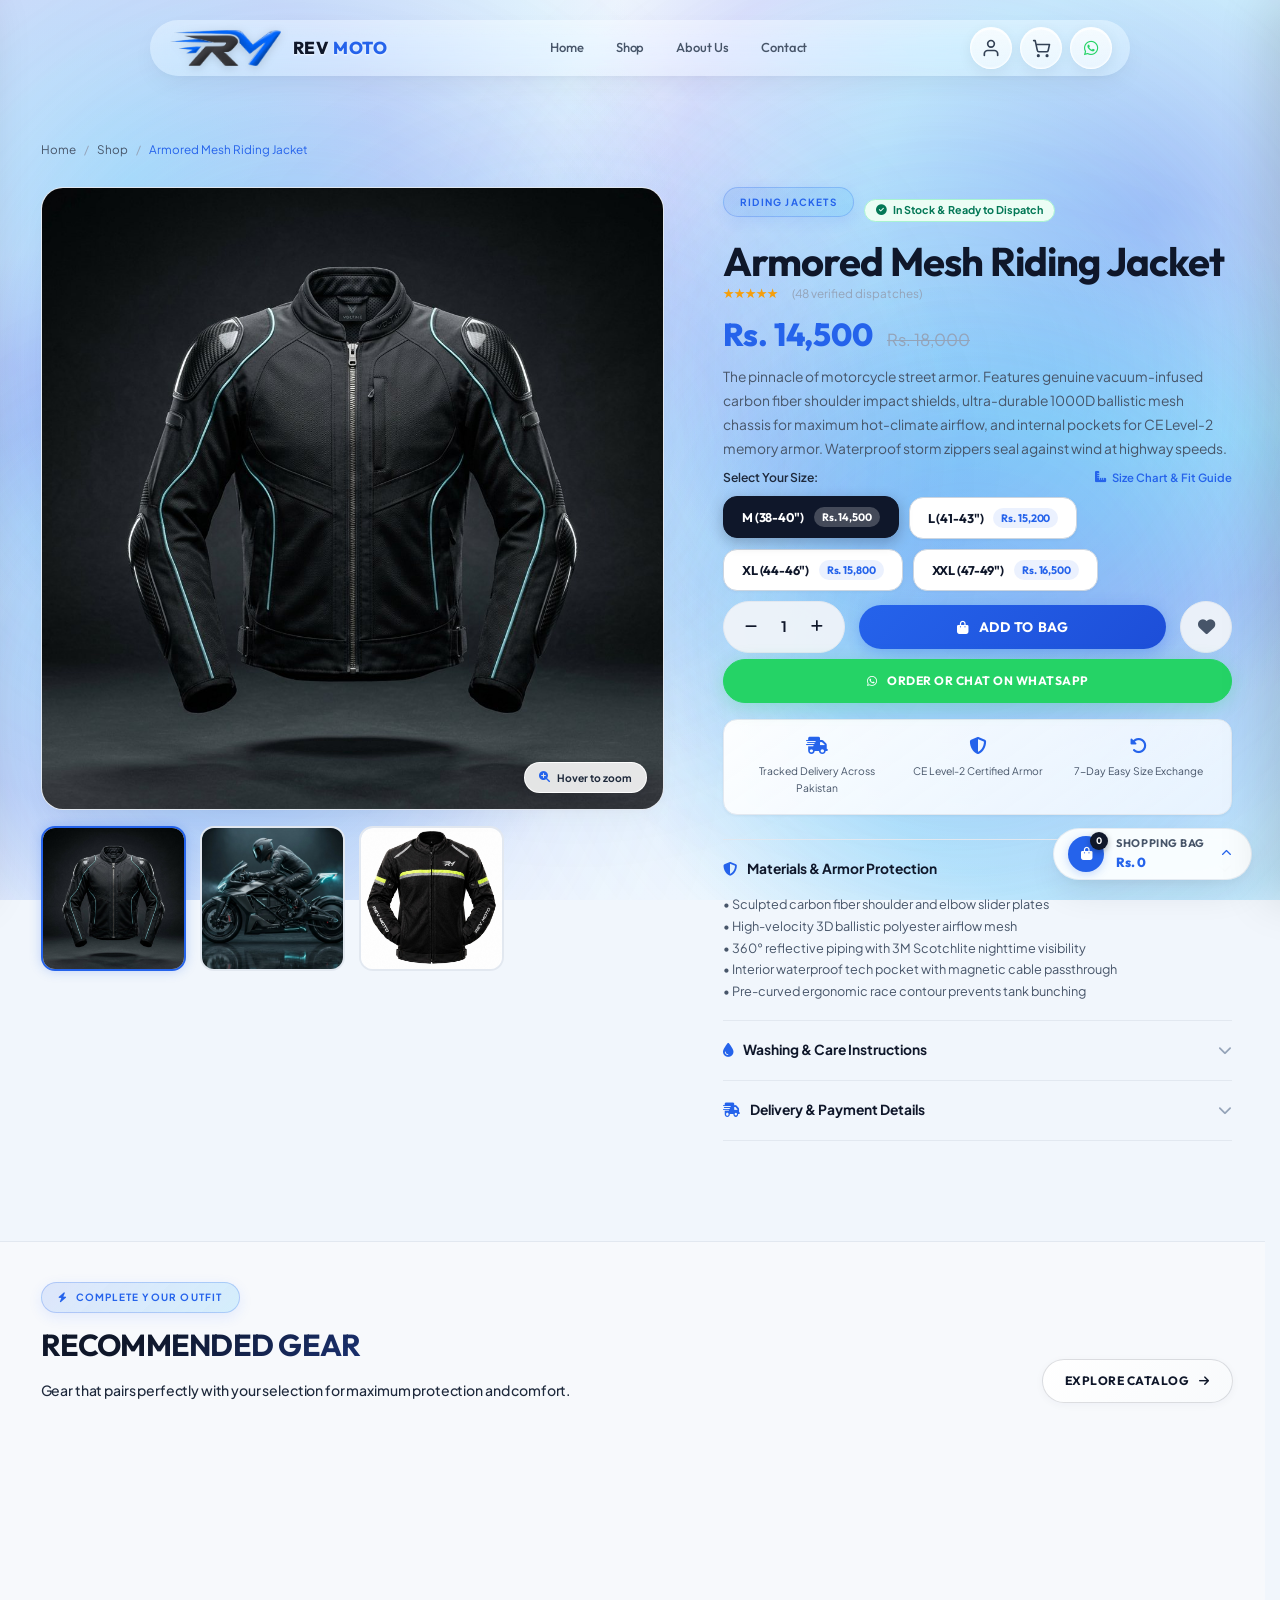
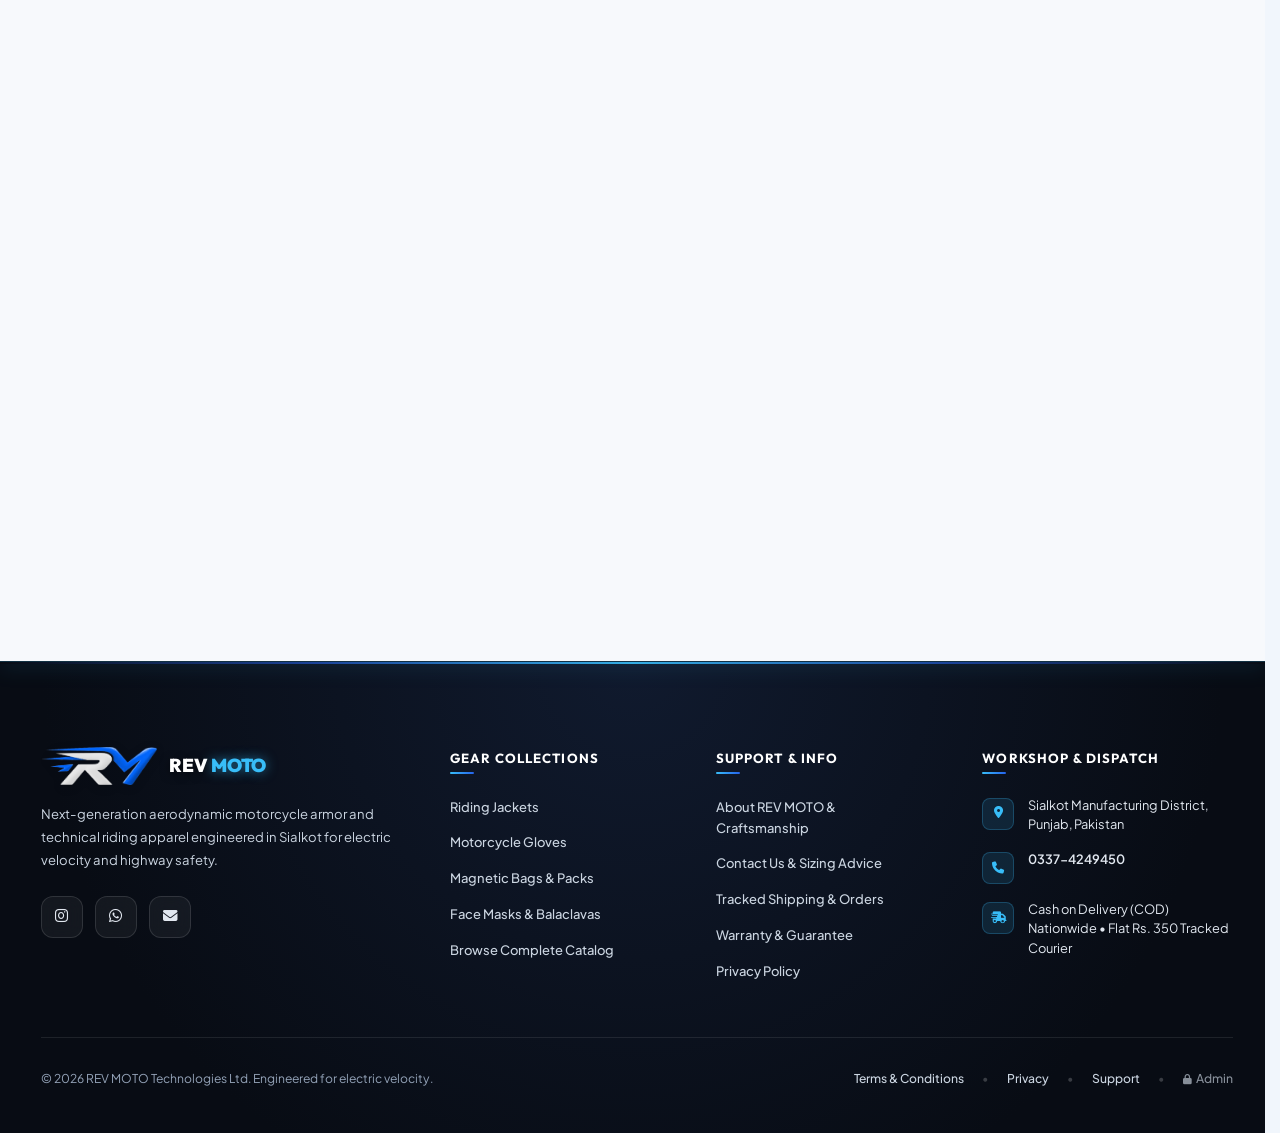
<file: product.html>
<!DOCTYPE html>
<html lang="en">
<head>
  <meta charset="UTF-8">
  <meta name="viewport" content="width=device-width, initial-scale=1.0">
  <title>Product Details — REV MOTO</title>
  <meta name="description" content="Detailed armor specifications, CE impact protection, and size charts for Rev Moto gear.">
  <link rel="icon" type="image/png" href="assets/images/logo.png">
  <link rel="preconnect" href="https://cdnjs.cloudflare.com" crossorigin>
  <link rel="dns-prefetch" href="https://cdnjs.cloudflare.com">
  <link rel="stylesheet" href="https://cdnjs.cloudflare.com/ajax/libs/font-awesome/6.5.1/css/all.min.css">
  <link rel="stylesheet" href="assets/css/main.css?v=5.1">
  <link rel="stylesheet" href="assets/css/pages.css?v=4.6">
</head>
<body>

  <!-- ═══ PRODUCT DETAIL MAIN ═══════════════════════════════════════ -->
  <section class="pdp-section">
    <div class="site-container">
      <div style="display: flex; align-items: center; gap: 8px; font-size: 0.85rem; color: var(--text-muted); margin-bottom: 28px;">
        <a href="index.html" style="color: var(--text-secondary);">Home</a>
        <span>/</span>
        <a href="shop.html" style="color: var(--text-secondary);">Shop</a>
        <span>/</span>
        <span id="pdpBreadcrumbCurrent" style="color: var(--accent-cyan);">Product Details</span>
      </div>

      <div class="pdp-grid" id="pdpMainContainer">
        <!-- Gallery Column -->
        <div class="pdp-gallery-sticky reveal-zoom">
          <div class="pdp-main-image">
            <img src="assets/images/jacket_cyber.jpg" alt="Rev Moto Armor" id="pdpMainImg" fetchpriority="high">
            <span class="pdp-zoom-badge" aria-hidden="true"><i class="fas fa-search-plus"></i> Hover to zoom</span>
          </div>
          <div class="pdp-thumb-strip" id="pdpThumbStrip">
            <!-- Thumbnails -->
          </div>
        </div>

        <!-- Details Column -->
        <div class="pdp-details reveal-left">
          <div style="display: flex; align-items: center; gap: 10px; margin-bottom: 6px; flex-wrap: wrap;">
            <span class="section-badge" id="pdpBadge">Riding Jackets</span>
            <span class="pdp-stock-status in-stock" id="pdpStockStatus"><i class="fas fa-circle-check"></i> In Stock &amp; Ready to Dispatch</span>
          </div>

          <h1 style="font-size: clamp(2rem, 3.8vw, 2.9rem); line-height: 1.1;" id="pdpTitle">
            Armored Mesh Riding Jacket
          </h1>

          <div style="display: flex; align-items: center; gap: 14px; flex-wrap: wrap;">
            <div style="color: var(--accent-gold); font-size: 0.92rem;">★★★★★</div>
            <span style="font-size: 0.85rem; color: var(--text-muted);" id="pdpReviewsCount">(48 verified dispatches)</span>
          </div>

          <div style="display: flex; align-items: baseline; gap: 14px; margin: 4px 0;">
            <span style="font-family: var(--font-display); font-size: 2.3rem; font-weight: 800; color: var(--accent-cyan);" id="pdpCurrentPrice">Rs. 14,500</span>
            <span style="font-size: 1.2rem; color: var(--text-muted); text-decoration: line-through;" id="pdpOldPrice">Rs. 18,000</span>
          </div>

          <p style="color: var(--text-secondary); font-size: 1rem; line-height: 1.75;" id="pdpDescription">
            The pinnacle of technical electric and motorcycle street armor. Features genuine vacuum-infused carbon fiber shoulder and forearm impact shields with high-velocity airflow cooling channels.
          </p>

          <!-- Size Selector -->
          <div style="margin: 6px 0;">
            <div style="display: flex; justify-content: space-between; align-items: center; font-size: 0.88rem; font-weight: 600; margin-bottom: 10px;">
              <span id="pdpVariationLabel">Select Your Size:</span>
              <button type="button" class="pdp-size-guide-btn" onclick="openSizeGuideModal(event)" aria-label="Open Size Chart and Fit Guide">
                <i class="fas fa-ruler-combined"></i> Size Chart & Fit Guide
              </button>
            </div>
            <div style="display: flex; gap: 10px; flex-wrap: wrap;" id="pdpSizesList">
              <!-- Injected by JS -->
            </div>
          </div>

          <!-- Actions -->
          <div style="display: flex; gap: 14px; align-items: center; margin-top: 10px;">
            <div style="display: inline-flex; align-items: center; background: var(--bg-surface-elevated); border: 1px solid var(--border-subtle); border-radius: var(--radius-pill); height: 52px; padding: 0 10px;">
              <button onclick="changePdpQty(-1)" style="background: none; border: none; color: var(--text-pure); width: 34px; height: 34px; cursor: pointer; display: flex; align-items: center; justify-content: center;"><i class="fas fa-minus"></i></button>
              <span id="pdpQtyVal" style="width: 32px; text-align: center; font-weight: 700; font-size: 1.05rem; color: var(--text-pure);">1</span>
              <button onclick="changePdpQty(1)" style="background: none; border: none; color: var(--text-pure); width: 34px; height: 34px; cursor: pointer; display: flex; align-items: center; justify-content: center;"><i class="fas fa-plus"></i></button>
            </div>

            <button class="btn btn-primary btn-lg" id="pdpAddToCartBtn" onclick="handlePdpAddToCart(event)" style="flex: 1;">
              <i class="fas fa-shopping-bag"></i> Add to Bag
            </button>

            <button class="btn-wish-pdp" id="pdpWishBtn" onclick="handlePdpWishlist()" aria-label="Save to Wishlist" title="Save to Wishlist">
              <i class="fas fa-heart"></i>
            </button>
          </div>

          <!-- WhatsApp Direct Order CTA -->
          <a href="#" id="pdpWhatsAppBtn" target="_blank" rel="noopener" class="btn btn-whatsapp btn-full" style="margin-top: 6px;">
            <i class="fab fa-whatsapp"></i> Order or Chat on WhatsApp
          </a>

          <!-- Trust Badges -->
          <div class="trust-badges-grid">
            <div>
              <i class="fas fa-truck-fast text-cyan" style="font-size: 1.25rem; margin-bottom: 6px; display: block;"></i>
              <span style="font-size: 0.75rem; color: var(--text-secondary); display: block;">Tracked Delivery Across Pakistan</span>
            </div>
            <div>
              <i class="fas fa-shield-halved text-cyan" style="font-size: 1.25rem; margin-bottom: 6px; display: block;"></i>
              <span style="font-size: 0.75rem; color: var(--text-secondary); display: block;">CE Level-2 Certified Armor</span>
            </div>
            <div>
              <i class="fas fa-rotate-left text-cyan" style="font-size: 1.25rem; margin-bottom: 6px; display: block;"></i>
              <span style="font-size: 0.75rem; color: var(--text-secondary); display: block;">7-Day Easy Size Exchange</span>
            </div>
          </div>

          <!-- Tech Specs Accordion -->
          <div style="border-top: 1px solid var(--border-subtle); margin-top: 24px;">
            <div class="spec-item" style="border-bottom: 1px solid var(--border-subtle); padding: 18px 0;">
              <div class="spec-title" onclick="toggleSpec(this)" style="display: flex; justify-content: space-between; align-items: center; cursor: pointer; font-weight: 700; color: var(--text-pure);">
                <span><i class="fas fa-shield-halved text-cyan" style="margin-right: 8px;"></i> Materials & Armor Protection</span>
                <i class="fas fa-chevron-down text-muted"></i>
              </div>
              <div class="spec-content" id="pdpFeaturesList" style="margin-top: 14px; color: var(--text-secondary); font-size: 0.92rem; line-height: 1.7;">
                <!-- Injected by JS -->
              </div>
            </div>

            <div class="spec-item" style="border-bottom: 1px solid var(--border-subtle); padding: 18px 0;">
              <div class="spec-title" onclick="toggleSpec(this)" style="display: flex; justify-content: space-between; align-items: center; cursor: pointer; font-weight: 700; color: var(--text-pure);">
                <span><i class="fas fa-droplet text-cyan" style="margin-right: 8px;"></i> Washing & Care Instructions</span>
                <i class="fas fa-chevron-down text-muted"></i>
              </div>
              <div class="spec-content" id="pdpCareList" style="display: none; margin-top: 14px; color: var(--text-secondary); font-size: 0.92rem; line-height: 1.7;">
                <p>• Detach all memory foam armor protectors from internal zippered sleeves prior to cleaning.</p>
                <p>• Handwash outer Cordura/Mesh shell in lukewarm water with mild technical detergent.</p>
                <p>• Air dry on wide padded hanger away from high thermal heating or direct sun exposure.</p>
              </div>
            </div>

            <div class="spec-item" style="border-bottom: 1px solid var(--border-subtle); padding: 18px 0;">
              <div class="spec-title" onclick="toggleSpec(this)" style="display: flex; justify-content: space-between; align-items: center; cursor: pointer; font-weight: 700; color: var(--text-pure);">
                <span><i class="fas fa-truck-fast text-cyan" style="margin-right: 8px;"></i> Delivery & Payment Details</span>
                <i class="fas fa-chevron-down text-muted"></i>
              </div>
              <div class="spec-content" style="display: none; margin-top: 14px; color: var(--text-secondary); font-size: 0.92rem; line-height: 1.7;">
                <p>• Standard courier takes 3–5 working days nationwide (Flat Rs. 350).</p>
                <p>• Door-to-door tracked courier transit via Leopard / TCS with automated SMS updates.</p>
                <p>• Verified Cash on Delivery (COD) accepted at checkout — pay when your package arrives.</p>
              </div>
            </div>
          </div>
        </div>
      </div>
    </div>
  </section>

  <!-- ═══ RELATED RELEASES ════════════════════════════════════════════ -->
  <section class="section" style="padding: 40px 0 90px; border-top: 1px solid var(--border-subtle); background: var(--bg-surface-subtle);">
    <div class="site-container">
      <div style="display: flex; align-items: flex-end; justify-content: space-between; flex-wrap: wrap; gap: 16px; margin-bottom: 32px;">
        <div>
          <div class="section-badge"><i class="fas fa-bolt"></i> Complete Your Outfit</div>
          <h2 class="section-title" style="font-size: clamp(1.6rem, 3vw, 2.2rem);">RECOMMENDED GEAR</h2>
          <p class="section-desc">Gear that pairs perfectly with your selection for maximum protection and comfort.</p>
        </div>
        <a href="shop.html" class="btn btn-glass">Explore Catalog <i class="fas fa-arrow-right"></i></a>
      </div>
      <div class="shop-grid" id="pdpRelatedGrid">
        <!-- Injected by JS -->
      </div>
    </div>
  </section>

  <!-- Size Guide Modal -->
  <div class="modal-overlay" id="sizeGuideOverlay" onclick="closeSizeGuideModal()"></div>
  <div class="size-guide-modal" id="sizeGuideModal" role="dialog" aria-modal="true" aria-labelledby="sizingTitle">
    <div class="size-guide-header">
      <h3 class="size-guide-title" id="sizingTitle"><i class="fas fa-ruler-combined text-cyan"></i> Size Chart & Fit Guide</h3>
      <button class="drawer-close-btn" onclick="closeSizeGuideModal()" aria-label="Close Size Chart"><i class="fas fa-times"></i></button>
    </div>
    <div class="size-guide-body" id="sizeGuideContent">
      <!-- Dynamically Injected by JS -->
    </div>
  </div>

  <!-- Mobile Sticky Add-to-Bag Footer Bar (Mobile View Only) -->
  <div class="pdp-mobile-sticky-bar" id="pdpMobileStickyBar" aria-label="Quick Add to Bag">
    <div class="pdp-sticky-bar-inner">
      <div class="pdp-sticky-info" onclick="scrollToSizeSelector()" title="Tap to select size">
        <div class="pdp-sticky-price" id="pdpStickyPrice">Rs. 14,500</div>
        <div class="pdp-sticky-variant">
          <span id="pdpStickyVariant">M (38–40")</span>
          <i class="fas fa-chevron-up pdp-sticky-chevron"></i>
        </div>
      </div>
      <div class="pdp-sticky-actions">
        <button type="button" class="pdp-sticky-wish-btn" id="pdpStickyWishBtn" onclick="handlePdpWishlist()" aria-label="Save to Wishlist" title="Save to Wishlist">
          <i class="fas fa-heart"></i>
        </button>
        <button type="button" class="btn btn-primary pdp-sticky-add-btn" id="pdpStickyAddBtn" onclick="handlePdpAddToCart(event)">
          <i class="fas fa-shopping-bag"></i> Add to Bag
        </button>
      </div>
    </div>
  </div>

  <script src="assets/js/store.js?v=4.7"></script>
  <script src="assets/js/smooth-scroll.js?v=4.6"></script>
  <script src="assets/js/user-profile.js?v=1.5"></script>
  <script src="assets/js/navbar.js?v=4.8"></script>
  <script>
    let currentProduct = null;
    let selectedSize = '';
    let selectedVariantPrice = 0;
    let selectedVariantOldPrice = null;
    let selectedQty = 1;

    function initProductDetails() {
      const urlParams = new URLSearchParams(window.location.search);
      let prodId = urlParams.get('id');
      if (!prodId && window.location.hash) {
        const hash = window.location.hash.substring(1);
        if (hash.includes('id=')) {
          prodId = new URLSearchParams(hash).get('id');
        } else {
          prodId = hash;
        }
      }

      currentProduct = STORE_PRODUCTS.find(p => String(p.id) === String(prodId)) || STORE_PRODUCTS[0];
      if (!currentProduct) return;

      // Resolve product variants with default fallback
      const variants = (currentProduct.variants && currentProduct.variants.length > 0)
        ? currentProduct.variants
        : (currentProduct.sizes || ['Standard']).map(s => ({
            size: s,
            price: currentProduct.price,
            oldPrice: currentProduct.oldPrice,
          }));

      selectedSize = variants[0].size;
      selectedVariantPrice = variants[0].price;
      selectedVariantOldPrice = variants[0].oldPrice;

      document.title = `${currentProduct.name} — REV MOTO`;
      document.getElementById('pdpBreadcrumbCurrent').textContent = currentProduct.name;
      document.getElementById('pdpTitle').textContent = currentProduct.name;
      const pdpCat = document.getElementById('pdpCategory');
      if (pdpCat) pdpCat.textContent = currentProduct.categoryLabel;
      const pdpBadgeEl = document.getElementById('pdpBadge');
      if (pdpBadgeEl) pdpBadgeEl.textContent = currentProduct.categoryLabel;

      const isOutOfStock = currentProduct.inStock === false;
      const stockBadgeEl = document.getElementById('pdpStockStatus');
      if (stockBadgeEl) {
        stockBadgeEl.className = `pdp-stock-status ${isOutOfStock ? 'out-of-stock' : 'in-stock'}`;
        stockBadgeEl.innerHTML = isOutOfStock
          ? '<i class="fas fa-circle-xmark"></i> Out of Stock'
          : '<i class="fas fa-circle-check"></i> In Stock &amp; Ready to Dispatch';
      }

      const addBtn = document.getElementById('pdpAddToCartBtn');
      if (addBtn) {
        if (isOutOfStock) {
          addBtn.disabled = true;
          addBtn.classList.add('btn-out-of-stock');
          addBtn.innerHTML = '<i class="fas fa-ban"></i> Out of Stock';
        } else {
          addBtn.disabled = false;
          addBtn.classList.remove('btn-out-of-stock');
          addBtn.innerHTML = '<i class="fas fa-shopping-bag"></i> Add to Bag';
        }
      }

      const stickyAddBtn = document.getElementById('pdpStickyAddBtn');
      if (stickyAddBtn) {
        if (isOutOfStock) {
          stickyAddBtn.disabled = true;
          stickyAddBtn.classList.add('btn-out-of-stock');
          stickyAddBtn.innerHTML = '<i class="fas fa-ban"></i> Out of Stock';
        } else {
          stickyAddBtn.disabled = false;
          stickyAddBtn.classList.remove('btn-out-of-stock');
          stickyAddBtn.innerHTML = '<i class="fas fa-shopping-bag"></i> Add to Bag';
        }
      }

      document.getElementById('pdpCurrentPrice').textContent = formatPKR(selectedVariantPrice);
      document.getElementById('pdpReviewsCount').textContent = `(${currentProduct.reviews || 48} verified dispatches)`;

      if (selectedVariantOldPrice) {
        document.getElementById('pdpOldPrice').textContent = formatPKR(selectedVariantOldPrice);
        document.getElementById('pdpOldPrice').style.display = 'inline';
      } else {
        document.getElementById('pdpOldPrice').style.display = 'none';
      }

      document.getElementById('pdpDescription').textContent = currentProduct.desc;
      document.getElementById('pdpMainImg').src = currentProduct.img;

      // Gallery Thumbnails
      const thumbStrip = document.getElementById('pdpThumbStrip');
      const allImgs = (currentProduct.images && currentProduct.images.length > 0)
        ? currentProduct.images
        : [currentProduct.img];

      if (allImgs.length > 1) {
        thumbStrip.style.display = 'grid';
        thumbStrip.innerHTML = allImgs.map((src, idx) => `
          <div class="pdp-thumb ${idx === 0 ? 'active' : ''}" onclick="swapPdpImage('${src}', this)">
            <img src="${src}" alt="Thumbnail ${idx + 1}" loading="lazy" decoding="async" onerror="this.src='assets/images/jacket_cyber.jpg'">
          </div>
        `).join('');
      } else {
        thumbStrip.style.display = 'none';
        thumbStrip.innerHTML = '';
      }

      // Variation label customization
      const varLabelEl = document.getElementById('pdpVariationLabel');
      if (varLabelEl) {
        if (currentProduct.subcategory === 'packs' || currentProduct.category.includes('pack')) {
          varLabelEl.textContent = 'Select Capacity:';
        } else if (currentProduct.subcategory === 'masks' || currentProduct.category.includes('mask')) {
          varLabelEl.textContent = 'Select Package:';
        } else {
          varLabelEl.textContent = 'Select Your Size:';
        }
      }

      // Variation Options List - Uses numeric index so quotes or inches in sizes NEVER break HTML!
      const sizesList = document.getElementById('pdpSizesList');
      sizesList.innerHTML = variants.map((v, idx) => `
        <button type="button" class="size-option-btn ${idx === 0 ? 'active' : ''}" onclick="selectVariantByIndex(${idx}, this)" data-index="${idx}">
          <span class="size-name">${v.size}</span>
          <span class="size-price-tag">${formatPKR(v.price)}</span>
        </button>
      `).join('');

      // Features Box
      const featuresBox = document.getElementById('pdpFeaturesList');
      if (currentProduct.features) {
        featuresBox.innerHTML = currentProduct.features.map(f => `<p>• ${f}</p>`).join('');
      } else {
        featuresBox.innerHTML = '<p>• Engineered for aerodynamic stability and impact dissipation.</p>';
      }

      // Care Instructions
      updateCareInstructions(currentProduct);

      // Wishlist Button State
      const wishBtn = document.getElementById('pdpWishBtn');
      if (wishBtn) {
        wishBtn.classList.toggle('active', isWishlisted(currentProduct.id));
      }

      updatePdpWhatsAppUrl();
      renderSizeGuideMatrix(currentProduct);
      renderRelatedProducts(currentProduct);
      document.body.classList.add('has-pdp-sticky-bar');
      updatePdpStickyBar();
    }

    function updateCareInstructions(prod) {
      const careBox = document.getElementById('pdpCareList');
      if (!careBox) return;

      if (prod.subcategory === 'gloves' || prod.category.includes('gloves')) {
        careBox.innerHTML = `
          <p>• Wipe composite/carbon knuckle carapaces with a microfiber cloth and light damp sponge.</p>
          <p>• Treat goat leather palm areas with technical leather beeswax balm periodically to preserve grip suppleness.</p>
          <p>• Do not machine wash or soak. Air dry naturally away from direct heaters or engine blocks.</p>
        `;
      } else if (prod.subcategory === 'packs' || prod.category.includes('pack')) {
        careBox.innerHTML = `
          <p>• Clean 1680D ballistic exterior with soft bristled brush and mild soapy lukewarm water.</p>
          <p>• Inspect rare-earth neodymium magnetic flaps regularly to ensure zero metal shavings are trapped against clear coat.</p>
          <p>• Deploy included neon rain storm hood in torrential rain conditions to protect top clear-view HUD window.</p>
        `;
      } else if (prod.subcategory === 'masks' || prod.category.includes('mask')) {
        careBox.innerHTML = `
          <p>• Remove PM0.1 active carbon filtration insert prior to washing neoprene chassis.</p>
          <p>• Handwash neoprene shield in cool water with gentle antibacterial soap and air dry thoroughly.</p>
          <p>• Replace internal PM0.1 carbon matrix cartridge every 60–90 hours of active highway riding.</p>
        `;
      } else if (prod.category === 'tees') {
        careBox.innerHTML = `
          <p>• Machine wash cold on gentle cycle (30°C) with like technical streetwear garments.</p>
          <p>• Turn inside out prior to wash to preserve hydrophobic nano-coating and silicone insignia.</p>
          <p>• Tumble dry low or hang dry; do not iron directly on raised high-density chest emblems.</p>
        `;
      } else {
        careBox.innerHTML = `
          <p>• Detach all memory foam armor protectors from internal zippered sleeves prior to cleaning.</p>
          <p>• Handwash outer Cordura/Mesh shell in lukewarm water with mild technical detergent.</p>
          <p>• Air dry on wide padded hanger away from high thermal heating or direct sun exposure.</p>
        `;
      }
    }

    function renderSizeGuideMatrix(prod) {
      const container = document.getElementById('sizeGuideContent');
      if (!container) return;

      if (prod.subcategory === 'gloves' || prod.category.includes('gloves')) {
        container.innerHTML = `
          <p>Measure palm circumference around the widest part (excluding thumb) in inches:</p>
          <div class="size-table-wrap">
            <table class="size-table">
              <thead>
                <tr>
                  <th class="size-col">Size</th>
                  <th>Palm Circumference</th>
                  <th>Hand Length</th>
                </tr>
              </thead>
              <tbody>
                <tr><td class="size-col">M</td><td>8.0 – 8.5"</td><td>7.5"</td></tr>
                <tr><td class="size-col">L</td><td>8.5 – 9.0"</td><td>8.0"</td></tr>
                <tr><td class="size-col">XL</td><td>9.0 – 9.5"</td><td>8.5"</td></tr>
              </tbody>
            </table>
          </div>
        `;
      } else if (prod.subcategory === 'packs' || prod.category.includes('pack')) {
        container.innerHTML = `
          <p>Designed for magnetic fitment on steel motorcycle fuel tanks:</p>
          <div class="size-table-wrap">
            <table class="size-table">
              <thead>
                <tr>
                  <th>Metric</th>
                  <th>Compressed</th>
                  <th>Expanded</th>
                </tr>
              </thead>
              <tbody>
                <tr><td>Volume</td><td>12 Liters</td><td>18 Liters</td></tr>
                <tr><td>Dimensions</td><td>14" x 10" x 6.5"</td><td>14" x 10" x 9.5"</td></tr>
                <tr><td>Mounting</td><td colspan="2">4x Shielded Rare-Earth Neodymium Wings + Steering Head Harness</td></tr>
              </tbody>
            </table>
          </div>
        `;
      } else if (prod.subcategory === 'masks' || prod.category.includes('mask')) {
        container.innerHTML = `
          <p>Contoured universal 3D profile with moldable aluminum nose seal:</p>
          <div class="size-table-wrap">
            <table class="size-table">
              <thead>
                <tr>
                  <th>Component</th>
                  <th>Specification</th>
                </tr>
              </thead>
              <tbody>
                <tr><td>Profile Size</td><td>Universal Ergonomic (Fits under full-face helmets)</td></tr>
                <tr><td>Nose Clamp</td><td>Anti-fog pliable memory aluminum seal</td></tr>
                <tr><td>Exhale Valves</td><td>Dual Rapid-Flow downward directional one-way check valves</td></tr>
              </tbody>
            </table>
          </div>
        `;
      } else if (prod.category === 'tees') {
        container.innerHTML = `
          <p>Oversized drop-shoulder streetwear cut. All measurements in inches:</p>
          <div class="size-table-wrap">
            <table class="size-table">
              <thead>
                <tr>
                  <th class="size-col">Size</th>
                  <th>Chest Width</th>
                  <th>Body Length</th>
                  <th>Shoulder Drop</th>
                </tr>
              </thead>
              <tbody>
                <tr><td class="size-col">S</td><td>42"</td><td>28"</td><td>21"</td></tr>
                <tr><td class="size-col">M</td><td>44"</td><td>29"</td><td>22"</td></tr>
                <tr><td class="size-col">L</td><td>46"</td><td>30"</td><td>23"</td></tr>
                <tr><td class="size-col">XL</td><td>48"</td><td>31"</td><td>24"</td></tr>
              </tbody>
            </table>
          </div>
        `;
      } else {
        container.innerHTML = `
          <p>All measurements in inches. Tailored race-cut designed to prevent drag and flutter at hyper velocities:</p>
          <div class="size-table-wrap">
            <table class="size-table">
              <thead>
                <tr>
                  <th class="size-col">Size</th>
                  <th>Chest</th>
                  <th>Sleeve</th>
                  <th>Waist</th>
                </tr>
              </thead>
              <tbody>
                <tr><td class="size-col">M</td><td>38 – 40"</td><td>25.5"</td><td>32 – 34"</td></tr>
                <tr><td class="size-col">L</td><td>41 – 43"</td><td>26.5"</td><td>34 – 36"</td></tr>
                <tr><td class="size-col">XL</td><td>44 – 46"</td><td>27.5"</td><td>37 – 39"</td></tr>
                <tr><td class="size-col">XXL</td><td>47 – 49"</td><td>28.5"</td><td>40 – 42"</td></tr>
              </tbody>
            </table>
          </div>
        `;
      }
    }

    function renderRelatedProducts(prod) {
      const grid = document.getElementById('pdpRelatedGrid');
      if (!grid) return;

      const related = STORE_PRODUCTS.filter(p => String(p.id) !== String(prod.id)).slice(0, 3);
      grid.innerHTML = related.map((p, idx) => {
        const isOutOfStock = p.inStock === false;
        return `
        <div class="product-card reveal-zoom-up stagger-${idx + 1} ${isOutOfStock ? 'is-out-of-stock' : ''}" data-product-id="${p.id}">
          <div class="product-card-media">
            <a href="product.html?id=${p.id}">
              <img src="${p.img}" alt="${p.name}" class="product-card-img" loading="lazy" decoding="async" onerror="this.src='assets/images/jacket_cyber.jpg'">
            </a>
            ${isOutOfStock ? '<span class="stock-badge-overlay">Out of Stock</span>' : ''}
            <button class="product-card-wish ${isWishlisted(p.id) ? 'active' : ''}" onclick="handleWishToggle('${p.id}', this)" aria-label="Save to Wishlist">
              <i class="fas fa-heart"></i>
            </button>
          </div>
          <div class="product-card-content">
            <span class="product-card-cat">${p.categoryLabel}</span>
            <h3 class="product-card-title">
              <a href="product.html?id=${p.id}">${p.name}</a>
            </h3>
            <div class="product-card-rating">
              <span class="rating-stars">★ ${Number(p.rating || 5.0).toFixed(1)}</span>
              <span class="rating-count">(${p.reviews || 36} verified)</span>
            </div>
            <div class="product-card-bottom">
              <div class="product-card-price">
                <span class="price-current">${formatPKR(p.price)}</span>
                ${p.oldPrice ? `<span class="price-old">${formatPKR(p.oldPrice)}</span>` : ''}
              </div>
              <div class="product-card-actions">
                <button class="product-card-action-btn product-card-qv-btn" onclick="openQuickView('${p.id}', event)" aria-label="Quick View" title="Quick View">
                  <i class="fas fa-eye"></i>
                </button>
                <button class="product-card-action-btn product-card-add-btn ${isOutOfStock ? 'disabled-stock-btn' : ''}" ${isOutOfStock ? 'disabled title="Out of Stock"' : `onclick="handleRelatedAdd('${p.id}', event)" title="Add to Bag"`} aria-label="${isOutOfStock ? 'Out of Stock' : 'Add to Bag'}">
                  <i class="fas ${isOutOfStock ? 'fa-ban' : 'fa-shopping-bag'}"></i>
                </button>
              </div>
            </div>
          </div>
        </div>
      `; }).join('');

      if (typeof initScrollReveal === 'function') {
        setTimeout(initScrollReveal, 50);
      }
    }

    function handleRelatedAdd(productId, event) {
      const p = STORE_PRODUCTS.find(item => String(item.id) === String(productId));
      if (!p) return;
      if (p.inStock === false) {
        if (typeof showToast === 'function') {
          showToast(`"${p.name}" is currently out of stock.`, 'info');
        }
        return;
      }
      if (p) {
        addToCart(p, {
          sourceEl: event.currentTarget,
          openDrawer: false,
        });

        const btn = event.currentTarget;
        if (btn) {
          const original = btn.innerHTML;
          btn.innerHTML = '<i class="fas fa-check"></i>';
          btn.style.background = '#2563eb';
          btn.style.color = '#ffffff';
          setTimeout(() => {
            btn.innerHTML = original;
            btn.style.background = '';
            btn.style.color = '';
          }, 1200);
        }
      }
    }

    function selectVariantByIndex(idx, btnEl) {
      if (!currentProduct) return;
      const variants = (currentProduct.variants && currentProduct.variants.length > 0)
        ? currentProduct.variants
        : (currentProduct.sizes || ['Standard']).map(s => ({
            size: s,
            price: currentProduct.price,
            oldPrice: currentProduct.oldPrice,
          }));
      const v = variants[idx];
      if (!v) return;

      selectedSize = v.size;
      selectedVariantPrice = v.price;
      selectedVariantOldPrice = v.oldPrice;

      const parent = btnEl ? btnEl.parentElement : document.getElementById('pdpSizesList');
      if (parent) {
        parent.querySelectorAll('.size-option-btn').forEach(b => b.classList.remove('active'));
      }
      if (btnEl) {
        btnEl.classList.add('active');
      }

      // Smooth price change animation
      const priceEl = document.getElementById('pdpCurrentPrice');
      const oldPriceEl = document.getElementById('pdpOldPrice');
      if (priceEl) {
        priceEl.classList.remove('price-pulse');
        void priceEl.offsetWidth; // Force CSS reflow to replay animation
        priceEl.textContent = formatPKR(selectedVariantPrice);
        priceEl.classList.add('price-pulse');
      }
      if (oldPriceEl) {
        if (selectedVariantOldPrice) {
          oldPriceEl.textContent = formatPKR(selectedVariantOldPrice);
          oldPriceEl.style.display = 'inline';
        } else {
          oldPriceEl.style.display = 'none';
        }
      }

      updatePdpWhatsAppUrl();
      updatePdpStickyBar();
    }

    function selectSize(size, btnEl) {
      if (!currentProduct) return;
      const variants = currentProduct.variants || [];
      const idx = variants.findIndex(v => v.size === size);
      if (idx >= 0) {
        selectVariantByIndex(idx, btnEl);
      } else {
        selectedSize = size;
        if (btnEl && btnEl.parentElement) {
          btnEl.parentElement.querySelectorAll('.size-option-btn').forEach(b => b.classList.remove('active'));
          btnEl.classList.add('active');
        }
        updatePdpWhatsAppUrl();
      }
    }

    function changePdpQty(delta) {
      selectedQty = Math.max(1, selectedQty + delta);
      const qtyEl = document.getElementById('pdpQtyVal');
      if (qtyEl) qtyEl.textContent = selectedQty;
      updatePdpWhatsAppUrl();
      updatePdpStickyBar();
    }

    function swapPdpImage(src, thumbEl) {
      const mainImg = document.getElementById('pdpMainImg');
      const container = document.querySelector('.pdp-main-image');
      if (container) {
        container.classList.remove('zoomed');
      }
      if (mainImg) {
        mainImg.style.transformOrigin = 'center center';
        mainImg.style.transition = 'opacity 0.2s ease, transform 0.2s ease';
        mainImg.style.opacity = '0.3';
        mainImg.src = src;
        setTimeout(() => { mainImg.style.opacity = '1'; }, 80);
      }
      if (thumbEl && thumbEl.parentElement) {
        thumbEl.parentElement.querySelectorAll('.pdp-thumb').forEach(t => t.classList.remove('active'));
        thumbEl.classList.add('active');
      }
    }

    function handlePdpAddToCart(event) {
      if (!currentProduct) return;
      if (currentProduct.inStock === false) {
        if (typeof showToast === 'function') {
          showToast(`"${currentProduct.name}" is currently out of stock.`, 'info');
        }
        return;
      }
      addToCart(currentProduct, {
        size: selectedSize || (currentProduct.sizes ? currentProduct.sizes[0] : 'Standard'),
        price: selectedVariantPrice || currentProduct.price,
        qty: selectedQty,
        sourceEl: event.currentTarget,
        openDrawer: false,
      });

      const btn = document.getElementById('pdpAddToCartBtn');
      if (btn) {
        const originalHtml = btn.innerHTML;
        btn.innerHTML = '<i class="fas fa-check"></i> Added to Bag!';
        btn.style.background = 'linear-gradient(135deg, #2563eb 0%, #1d4ed8 100%)';
        setTimeout(() => {
          btn.innerHTML = originalHtml;
          btn.style.background = '';
        }, 1600);
      }
    }

    function handlePdpWishlist() {
      if (!currentProduct) return;
      toggleWishlist(currentProduct);
      const btn = document.getElementById('pdpWishBtn');
      if (btn) {
        btn.classList.toggle('active', isWishlisted(currentProduct.id));
      }
      const stickyWishBtn = document.getElementById('pdpStickyWishBtn');
      if (stickyWishBtn) {
        stickyWishBtn.classList.toggle('active', isWishlisted(currentProduct.id));
      }
    }

    function handleWishToggle(productId, btnEl) {
      const p = STORE_PRODUCTS.find(item => String(item.id) === String(productId));
      if (p) {
        toggleWishlist(p);
        btnEl.classList.toggle('active', isWishlisted(p.id));
      }
    }

    function toggleSpec(titleEl) {
      const content = titleEl.nextElementSibling;
      const icon = titleEl.querySelector('.fa-chevron-down, .fa-chevron-up');
      if (!content) return;
      if (content.style.display === 'none' || !content.style.display) {
        content.style.display = 'block';
        if (icon) {
          icon.classList.remove('fa-chevron-down');
          icon.classList.add('fa-chevron-up');
        }
      } else {
        content.style.display = 'none';
        if (icon) {
          icon.classList.remove('fa-chevron-up');
          icon.classList.add('fa-chevron-down');
        }
      }
    }

    function openSizeGuideModal(event) {
      if (event) {
        if (typeof event.preventDefault === 'function') event.preventDefault();
        if (typeof event.stopPropagation === 'function') event.stopPropagation();
      }
      const modal = document.getElementById('sizeGuideModal');
      const overlay = document.getElementById('sizeGuideOverlay');
      if (modal && overlay) {
        const currentY = window.scrollY || window.pageYOffset || 0;
        modal.classList.add('open');
        overlay.classList.add('open');
        document.body.classList.add('modal-open');
        if (window.lenis && typeof window.lenis.stop === 'function') {
          window.lenis.stop();
        }
        window.scrollTo(0, currentY);
      }
    }

    function closeSizeGuideModal() {
      const modal = document.getElementById('sizeGuideModal');
      const overlay = document.getElementById('sizeGuideOverlay');
      if (modal && overlay) {
        const currentY = window.scrollY || window.pageYOffset || 0;
        modal.classList.remove('open');
        overlay.classList.remove('open');
        document.body.classList.remove('modal-open');
        if (window.lenis && typeof window.lenis.start === 'function') {
          window.lenis.start();
        }
        window.scrollTo(0, currentY);
      }
    }

    // ── Single Product Desktop Hover-to-Zoom Engine ──
    function initPdpHoverZoom() {
      const container = document.querySelector('.pdp-main-image');
      const img = document.getElementById('pdpMainImg');
      if (!container || !img) return;

      const isDesktop = () => window.innerWidth >= 992 && window.matchMedia('(hover: hover)').matches;

      const updateHoverState = () => {
        if (isDesktop()) {
          container.classList.add('has-hover-zoom');
        } else {
          container.classList.remove('has-hover-zoom', 'zoomed');
          img.style.transformOrigin = 'center center';
        }
      };

      updateHoverState();
      window.addEventListener('resize', updateHoverState, { passive: true });

      container.addEventListener('mouseenter', () => {
        if (!isDesktop()) return;
        container.classList.add('zoomed');
      });

      container.addEventListener('mousemove', (e) => {
        if (!isDesktop()) return;
        const rect = container.getBoundingClientRect();
        if (!rect.width || !rect.height) return;
        const x = ((e.clientX - rect.left) / rect.width) * 100;
        const y = ((e.clientY - rect.top) / rect.height) * 100;
        const clampedX = Math.max(0, Math.min(100, x));
        const clampedY = Math.max(0, Math.min(100, y));
        img.style.transformOrigin = `${clampedX.toFixed(2)}% ${clampedY.toFixed(2)}%`;
      });

      container.addEventListener('mouseleave', () => {
        container.classList.remove('zoomed');
        img.style.transformOrigin = 'center center';
      });
    }

    function updatePdpWhatsAppUrl() {
      const btn = document.getElementById('pdpWhatsAppBtn');
      if (!btn || !currentProduct) return;
      const activePrice = selectedVariantPrice || currentProduct.price;
      const text = `Hello Rev Moto! I would like to order: ${currentProduct.name} (Option/Size: ${selectedSize}, Qty: ${selectedQty}, Price: ${formatPKR(activePrice)}). Can you confirm availability and delivery?`;
      btn.href = `https://wa.me/${RM_CONFIG.whatsapp.number}?text=${encodeURIComponent(text)}`;
    }

    function updatePdpStickyBar() {
      const stickyPrice = document.getElementById('pdpStickyPrice');
      const stickyVariant = document.getElementById('pdpStickyVariant');
      const stickyWishBtn = document.getElementById('pdpStickyWishBtn');
      if (stickyPrice) {
        stickyPrice.textContent = formatPKR(selectedVariantPrice || (currentProduct ? currentProduct.price : 0));
      }
      if (stickyVariant) {
        stickyVariant.textContent = selectedSize ? `${selectedSize}` : 'Standard';
      }
      if (stickyWishBtn && currentProduct) {
        stickyWishBtn.classList.toggle('active', isWishlisted(currentProduct.id));
      }
    }

    function scrollToSizeSelector() {
      const sizeSec = document.getElementById('pdpSizesList');
      if (sizeSec) {
        const navOffset = 90;
        const targetY = sizeSec.getBoundingClientRect().top + window.scrollY - navOffset;
        if (typeof window.smoothScrollTo === 'function') {
          window.smoothScrollTo(targetY, 600);
        } else {
          window.scrollTo({ top: targetY, behavior: 'smooth' });
        }
      }
    }

    document.addEventListener('DOMContentLoaded', () => {
      window.renderProduct = initProductDetails;
    initProductDetails();
      initPdpHoverZoom();
    });
  </script>
</body>
</html>
</file>
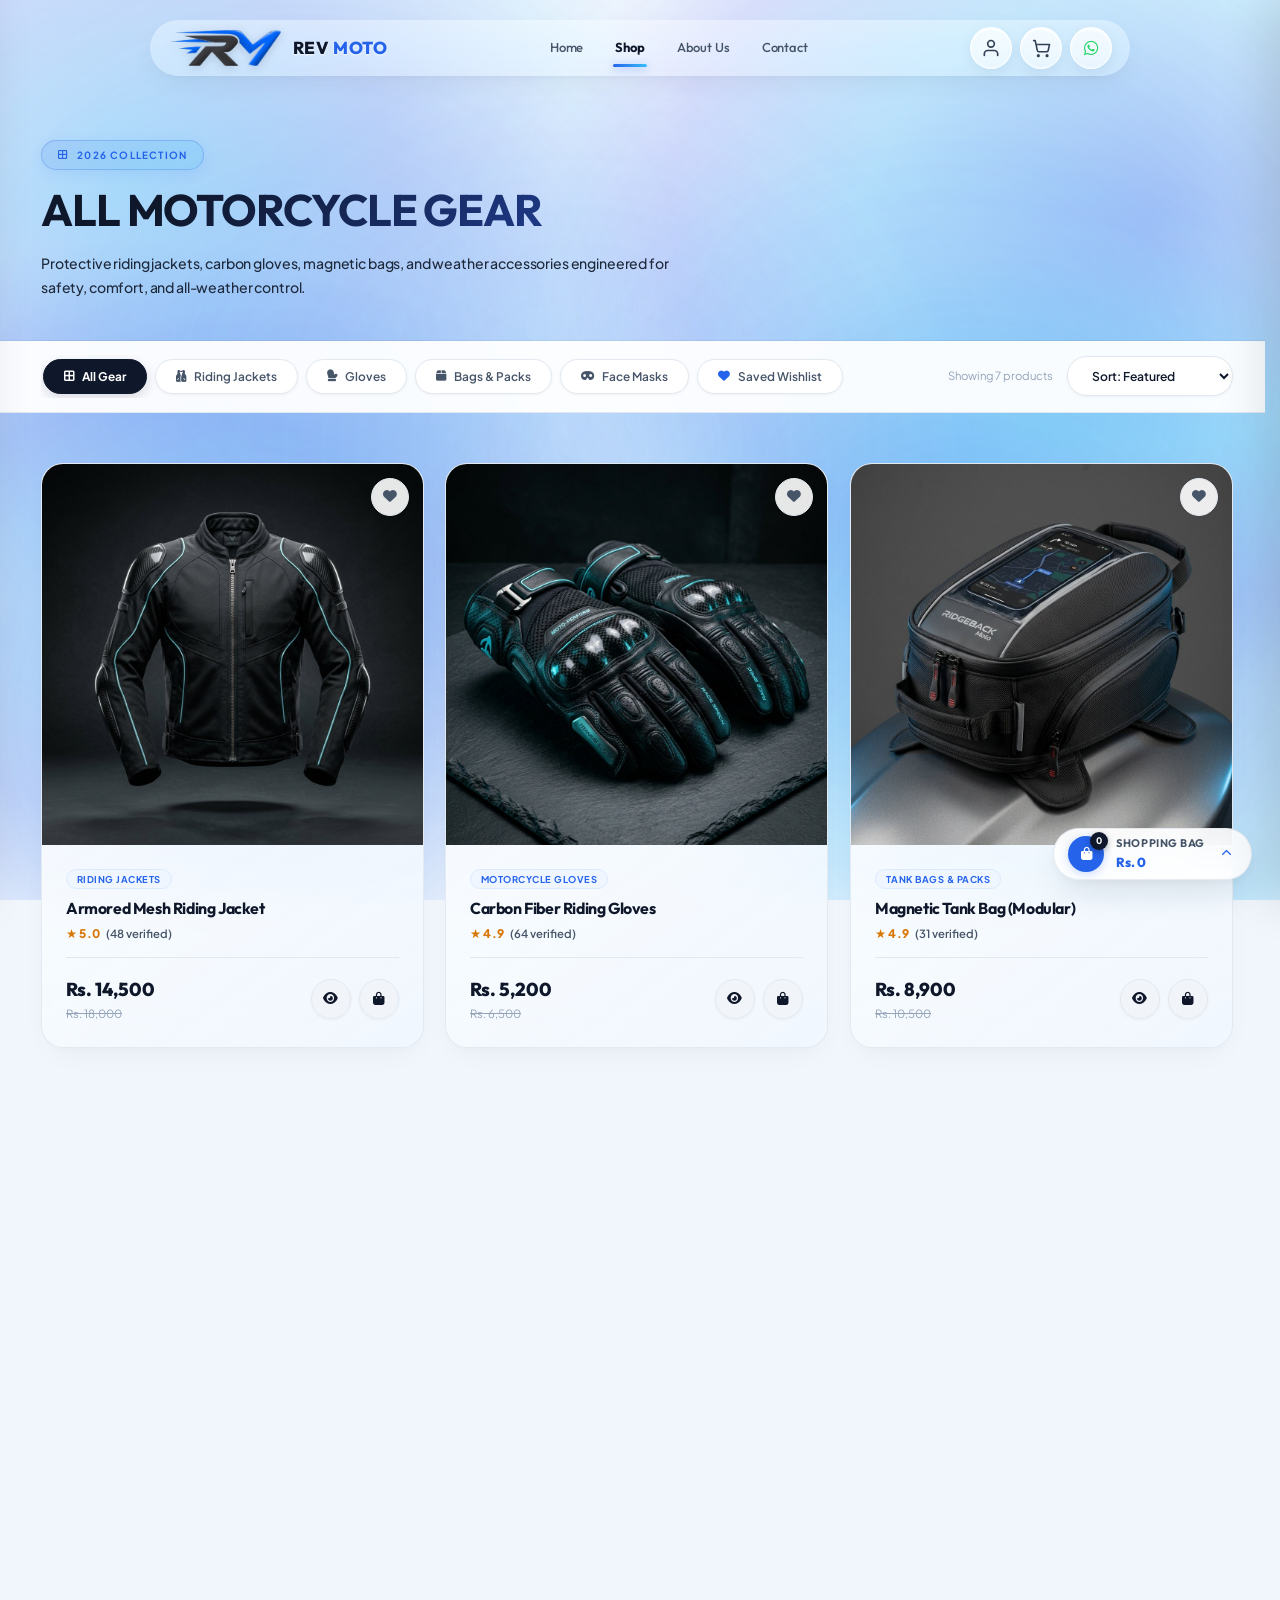
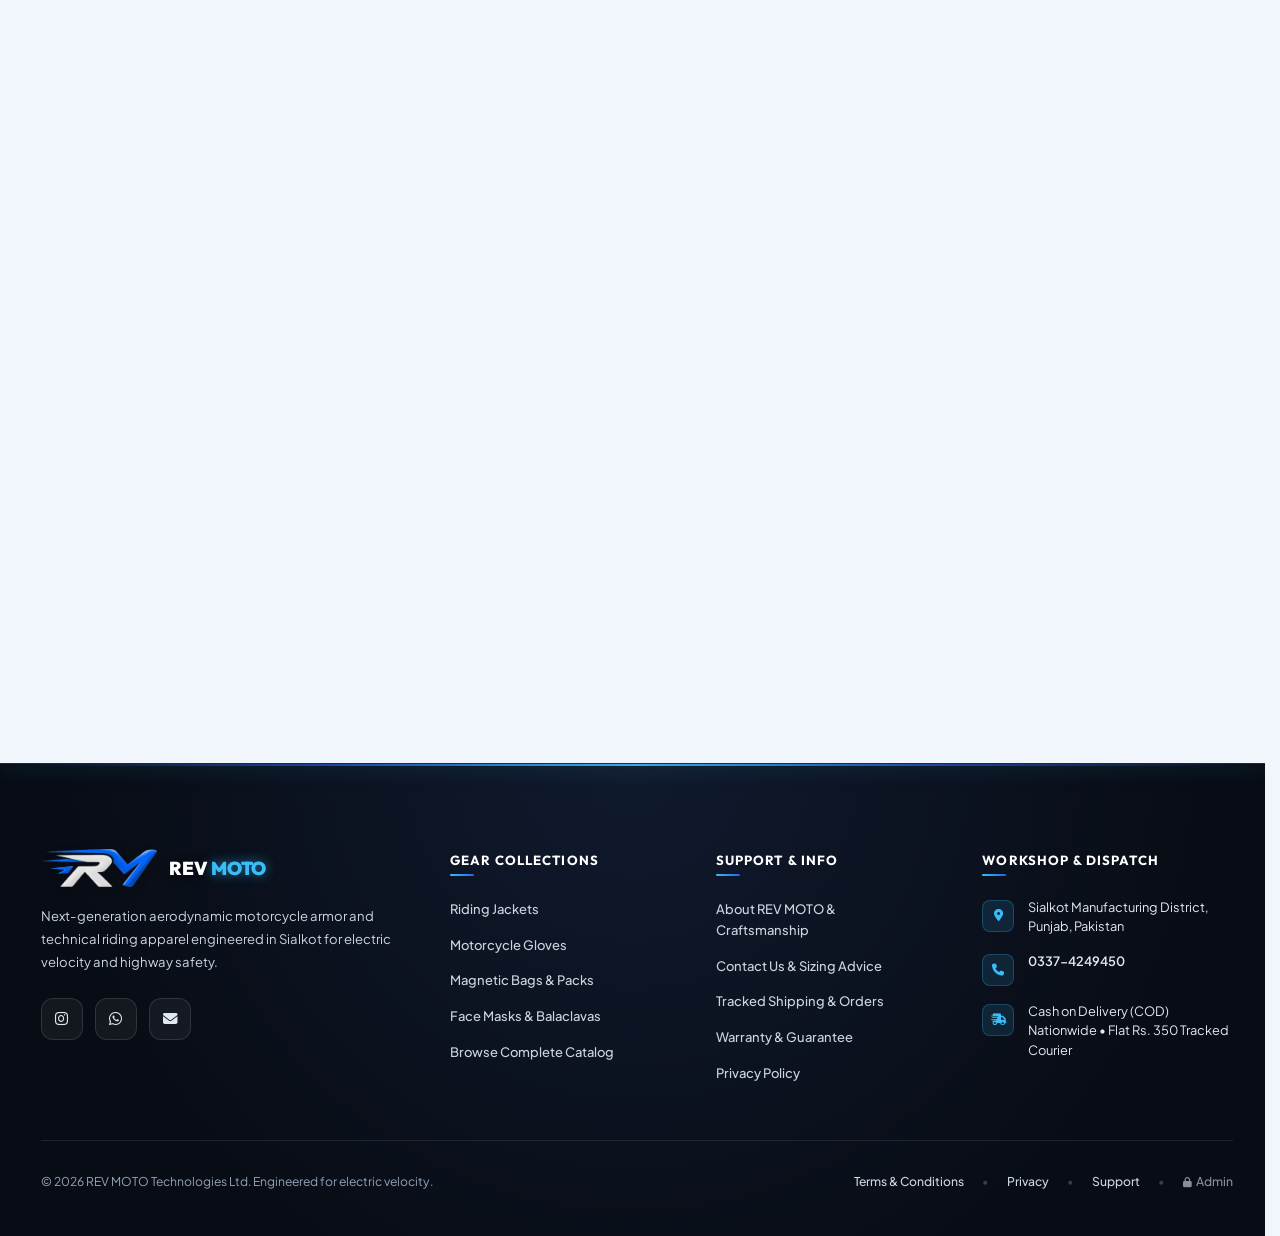
<file: shop.html>
<!DOCTYPE html>
<html lang="en">
<head>
  <meta charset="UTF-8">
  <meta name="viewport" content="width=device-width, initial-scale=1.0">
  <title>Full Gear Collection & Armor — REV MOTO</title>
  <meta name="description" content="Explore the full Rev Moto technical armor lineup: Cyber Mesh Jackets, Carbon Gloves, Modular Luggage, and Climate Shields.">
  <link rel="icon" type="image/png" href="assets/images/logo.png">
  <link rel="preconnect" href="https://cdnjs.cloudflare.com" crossorigin>
  <link rel="dns-prefetch" href="https://cdnjs.cloudflare.com">
  <link rel="stylesheet" href="https://cdnjs.cloudflare.com/ajax/libs/font-awesome/6.5.1/css/all.min.css">
  <link rel="stylesheet" href="assets/css/main.css?v=5.1">
  <link rel="stylesheet" href="assets/css/pages.css?v=4.6">
</head>
<body>

  <!-- ═══ SHOP HERO ═════════════════════════════════════════════════ -->
  <section class="shop-hero">
    <div class="site-container">
      <div style="max-width: 660px;" class="reveal-up">
        <div class="section-badge"><i class="fas fa-th-large"></i> 2026 Collection</div>
        <h1 class="section-title">ALL MOTORCYCLE GEAR</h1>
        <p class="section-desc">Protective riding jackets, carbon gloves, magnetic bags, and weather accessories engineered for safety, comfort, and all-weather control.</p>
      </div>
    </div>
  </section>

  <!-- ═══ STICKY FILTER BAR ═════════════════════════════════════════ -->
  <div class="shop-filter-bar">
    <div class="site-container shop-filter-inner">
      <div class="category-slider-wrapper">
        <div class="category-pills-list" id="categoryPills">
        <button class="cat-pill-btn active" data-category="all" onclick="filterCategory('all', this)">
          <i class="fas fa-border-all"></i> All Gear
        </button>
        <button class="cat-pill-btn" data-category="apparel" onclick="filterCategory('apparel', this)">
          <i class="fas fa-vest"></i> Riding Jackets
        </button>
        <button class="cat-pill-btn" data-category="gloves" onclick="filterCategory('gloves', this)">
          <i class="fas fa-mitten"></i> Gloves
        </button>
        <button class="cat-pill-btn" data-category="packs" onclick="filterCategory('packs', this)">
          <i class="fas fa-box"></i> Bags & Packs
        </button>
        <button class="cat-pill-btn" data-category="masks" onclick="filterCategory('masks', this)">
          <i class="fas fa-mask"></i> Face Masks
        </button>
        <button class="cat-pill-btn" data-category="wishlist" onclick="filterCategory('wishlist', this)">
          <i class="fas fa-heart text-cyan"></i> Saved Wishlist
        </button>
      </div>
      </div>

      <div class="shop-filter-sort-row">
        <span style="font-size: 0.82rem; color: var(--text-muted); white-space: nowrap;" id="productCountLabel">
          Showing 6 products
        </span>
        <select class="shop-sort-select" id="sortSelect" onchange="applySorting(this.value)">
          <option value="featured">Sort: Featured</option>
          <option value="price-low">Price: Low to High</option>
          <option value="price-high">Price: High to Low</option>
          <option value="rating">Top Rated</option>
        </select>
      </div>
    </div>
  </div>

  <!-- ═══ CATALOG GRID ══════════════════════════════════════════════ -->
  <section class="section">
    <div class="site-container">
      <div class="shop-grid" id="catalogGrid">
        <!-- Rendered by JS -->
      </div>

      <!-- Empty State -->
      <div id="shopEmptyState" style="display: none; text-align: center; padding: 80px 20px; background: var(--bg-surface); border: 1px solid var(--border-glass); border-radius: var(--radius-card); margin: 40px 0;">
        <i class="fas fa-box-open" style="font-size: 3.5rem; color: var(--text-muted); margin-bottom: 18px; display: block;"></i>
        <h3 style="font-size: 1.5rem; margin-bottom: 8px;">No gear found in this category</h3>
        <p style="color: var(--text-secondary); max-width: 420px; margin: 0 auto 24px;">Try resetting filters or exploring other armor categories.</p>
        <button class="btn btn-primary" onclick="filterCategory('all')">
          Reset Filter to All Gear
        </button>
      </div>
    </div>
  </section>

  <script src="assets/js/store.js?v=4.7"></script>
  <script src="assets/js/smooth-scroll.js?v=4.6"></script>
  <script src="assets/js/user-profile.js?v=1.5"></script>
  <script src="assets/js/navbar.js?v=4.8"></script>
  <script>
    let activeCategory = 'all';
    let currentSort = 'featured';

    function initCatalog() {
      const urlParams = new URLSearchParams(window.location.search);
      const catParam = urlParams.get('cat');
      const filterParam = urlParams.get('filter');

      if (filterParam === 'wishlist') {
        activeCategory = 'wishlist';
      } else if (catParam) {
        activeCategory = catParam;
      }

      document.querySelectorAll('.cat-pill-btn').forEach(btn => {
        btn.classList.toggle('active', btn.dataset.category === activeCategory);
      });

      window.renderShopProducts = renderCatalog;
    renderCatalog();
    }

    function filterCategory(catId, btnElement) {
      if (activeCategory === catId) return;
      activeCategory = catId;
      if (btnElement && btnElement.scrollIntoView) {
        btnElement.scrollIntoView({ behavior: 'smooth', block: 'nearest', inline: 'center' });
      }
      document.querySelectorAll('.cat-pill-btn').forEach(btn => {
        btn.classList.toggle('active', btn.dataset.category === catId);
      });

      const url = new URL(window.location);
      if (catId === 'all') {
        url.searchParams.delete('cat');
        url.searchParams.delete('filter');
      } else if (catId === 'wishlist') {
        url.searchParams.set('filter', 'wishlist');
        url.searchParams.delete('cat');
      } else {
        url.searchParams.set('cat', catId);
        url.searchParams.delete('filter');
      }
      window.history.replaceState({}, '', url);

      const grid = document.getElementById('catalogGrid');
      if (grid) {
        grid.style.opacity = '0.35';
        grid.style.transform = 'translateY(6px)';
        grid.style.transition = 'opacity 0.18s cubic-bezier(0.16, 1, 0.3, 1), transform 0.18s cubic-bezier(0.16, 1, 0.3, 1)';
        setTimeout(() => {
          window.renderShopProducts = renderCatalog;
    renderCatalog();
          grid.style.opacity = '1';
          grid.style.transform = 'translateY(0)';
        }, 70);
      } else {
        window.renderShopProducts = renderCatalog;
    renderCatalog();
      }
    }

    function applySorting(sortMode) {
      currentSort = sortMode;
      window.renderShopProducts = renderCatalog;
    renderCatalog();
    }

    function renderCatalog() {
      const grid = document.getElementById('catalogGrid');
      const emptyState = document.getElementById('shopEmptyState');
      const countLabel = document.getElementById('productCountLabel');
      if (!grid) return;

      let list = [...STORE_PRODUCTS];

      if (activeCategory === 'wishlist') {
        const wishIds = new Set(getWishlist().map(w => String(w.id)));
        list = list.filter(p => wishIds.has(String(p.id)));
      } else if (activeCategory !== 'all') {
        list = list.filter(p => p.subcategory === activeCategory || p.category === activeCategory);
      }

      if (currentSort === 'price-low') {
        list.sort((a, b) => a.price - b.price);
      } else if (currentSort === 'price-high') {
        list.sort((a, b) => b.price - a.price);
      } else if (currentSort === 'rating') {
        list.sort((a, b) => b.rating - a.rating);
      }

      if (countLabel) {
        countLabel.textContent = `Showing ${list.length} product${list.length === 1 ? '' : 's'}`;
      }

      if (list.length === 0) {
        grid.style.display = 'none';
        if (emptyState) emptyState.style.display = 'block';
        return;
      }

      grid.style.display = 'grid';
      if (emptyState) emptyState.style.display = 'none';

      grid.innerHTML = list.map((p, idx) => {
        const isOutOfStock = p.inStock === false;
        return `
        <div class="product-card reveal-zoom-up stagger-${(idx % 4) + 1} ${isOutOfStock ? 'is-out-of-stock' : ''}" data-product-id="${p.id}">
          <div class="product-card-media">
            <a href="product.html?id=${p.id}">
              <img src="${p.img}" alt="${p.name}" class="product-card-img" loading="lazy" decoding="async" onerror="this.src='assets/images/jacket_cyber.jpg'">
            </a>
            ${isOutOfStock ? '<span class="stock-badge-overlay">Out of Stock</span>' : ''}
            <button class="product-card-wish ${isWishlisted(p.id) ? 'active' : ''}" onclick="handleWishToggle('${p.id}', this)" aria-label="Save to Wishlist">
              <i class="fas fa-heart"></i>
            </button>
          </div>
          <div class="product-card-content">
            <span class="product-card-cat">${p.categoryLabel}</span>
            <h3 class="product-card-title">
              <a href="product.html?id=${p.id}">${p.name}</a>
            </h3>
            <div class="product-card-rating">
              <span class="rating-stars">★ ${Number(p.rating || 5.0).toFixed(1)}</span>
              <span class="rating-count">(${p.reviews || 36} verified)</span>
            </div>
            <div class="product-card-bottom">
              <div class="product-card-price">
                <span class="price-current">${formatPKR(p.price)}</span>
                ${p.oldPrice ? `<span class="price-old">${formatPKR(p.oldPrice)}</span>` : ''}
              </div>
              <div class="product-card-actions">
                <button class="product-card-action-btn product-card-qv-btn" onclick="openQuickView('${p.id}', event)" aria-label="Quick View" title="Quick View">
                  <i class="fas fa-eye"></i>
                </button>
                <button class="product-card-action-btn product-card-add-btn ${isOutOfStock ? 'disabled-stock-btn' : ''}" ${isOutOfStock ? 'disabled title="Out of Stock"' : `onclick="handleCardAdd('${p.id}', event)" title="Add to Bag"`} aria-label="${isOutOfStock ? 'Out of Stock' : 'Add to Bag'}">
                  <i class="fas ${isOutOfStock ? 'fa-ban' : 'fa-shopping-bag'}"></i>
                </button>
              </div>
            </div>
          </div>
        </div>
      `; }).join('');

      if (typeof initScrollReveal === 'function') {
        setTimeout(initScrollReveal, 50);
      }
    }

    function handleCardAdd(productId, event) {
      const product = STORE_PRODUCTS.find(p => String(p.id) === String(productId));
      if (!product) return;
      if (product.inStock === false) {
        if (typeof showToast === 'function') {
          showToast(`"${product.name}" is currently out of stock.`, 'info');
        }
        return;
      }
      if (product) {
        addToCart(product, {
          sourceEl: event.currentTarget,
          openDrawer: false,
        });

        const btn = event.currentTarget;
        if (btn) {
          const original = btn.innerHTML;
          btn.innerHTML = '<i class="fas fa-check"></i>';
          btn.style.background = '#2563eb';
          btn.style.color = '#ffffff';
          setTimeout(() => {
            btn.innerHTML = original;
            btn.style.background = '';
            btn.style.color = '';
          }, 1200);
        }
      }
    }

    function handleWishToggle(productId, btnEl) {
      const product = STORE_PRODUCTS.find(p => String(p.id) === String(productId));
      if (product) {
        toggleWishlist(product);
        btnEl.classList.toggle('active', isWishlisted(product.id));
      }
    }

    document.addEventListener('DOMContentLoaded', () => {
      initCatalog();

    // Smooth Touch & Drag Slider for Category Pills
    (function initCategoryPillsSlider() {
      const slider = document.getElementById('categoryPills');
      if (!slider) return;
      let isDown = false;
      let startX, scrollLeft;

      slider.addEventListener('mousedown', (e) => {
        isDown = true;
        slider.classList.add('dragging');
        startX = e.pageX - slider.offsetLeft;
        scrollLeft = slider.scrollLeft;
      });
      slider.addEventListener('mouseleave', () => {
        isDown = false;
        slider.classList.remove('dragging');
      });
      slider.addEventListener('mouseup', () => {
        isDown = false;
        slider.classList.remove('dragging');
      });
      slider.addEventListener('mousemove', (e) => {
        if (!isDown) return;
        e.preventDefault();
        const x = e.pageX - slider.offsetLeft;
        const walk = (x - startX) * 1.5;
        slider.scrollLeft = scrollLeft - walk;
      });
    })();


    

    });
  </script>
</body>
</html>
</file>
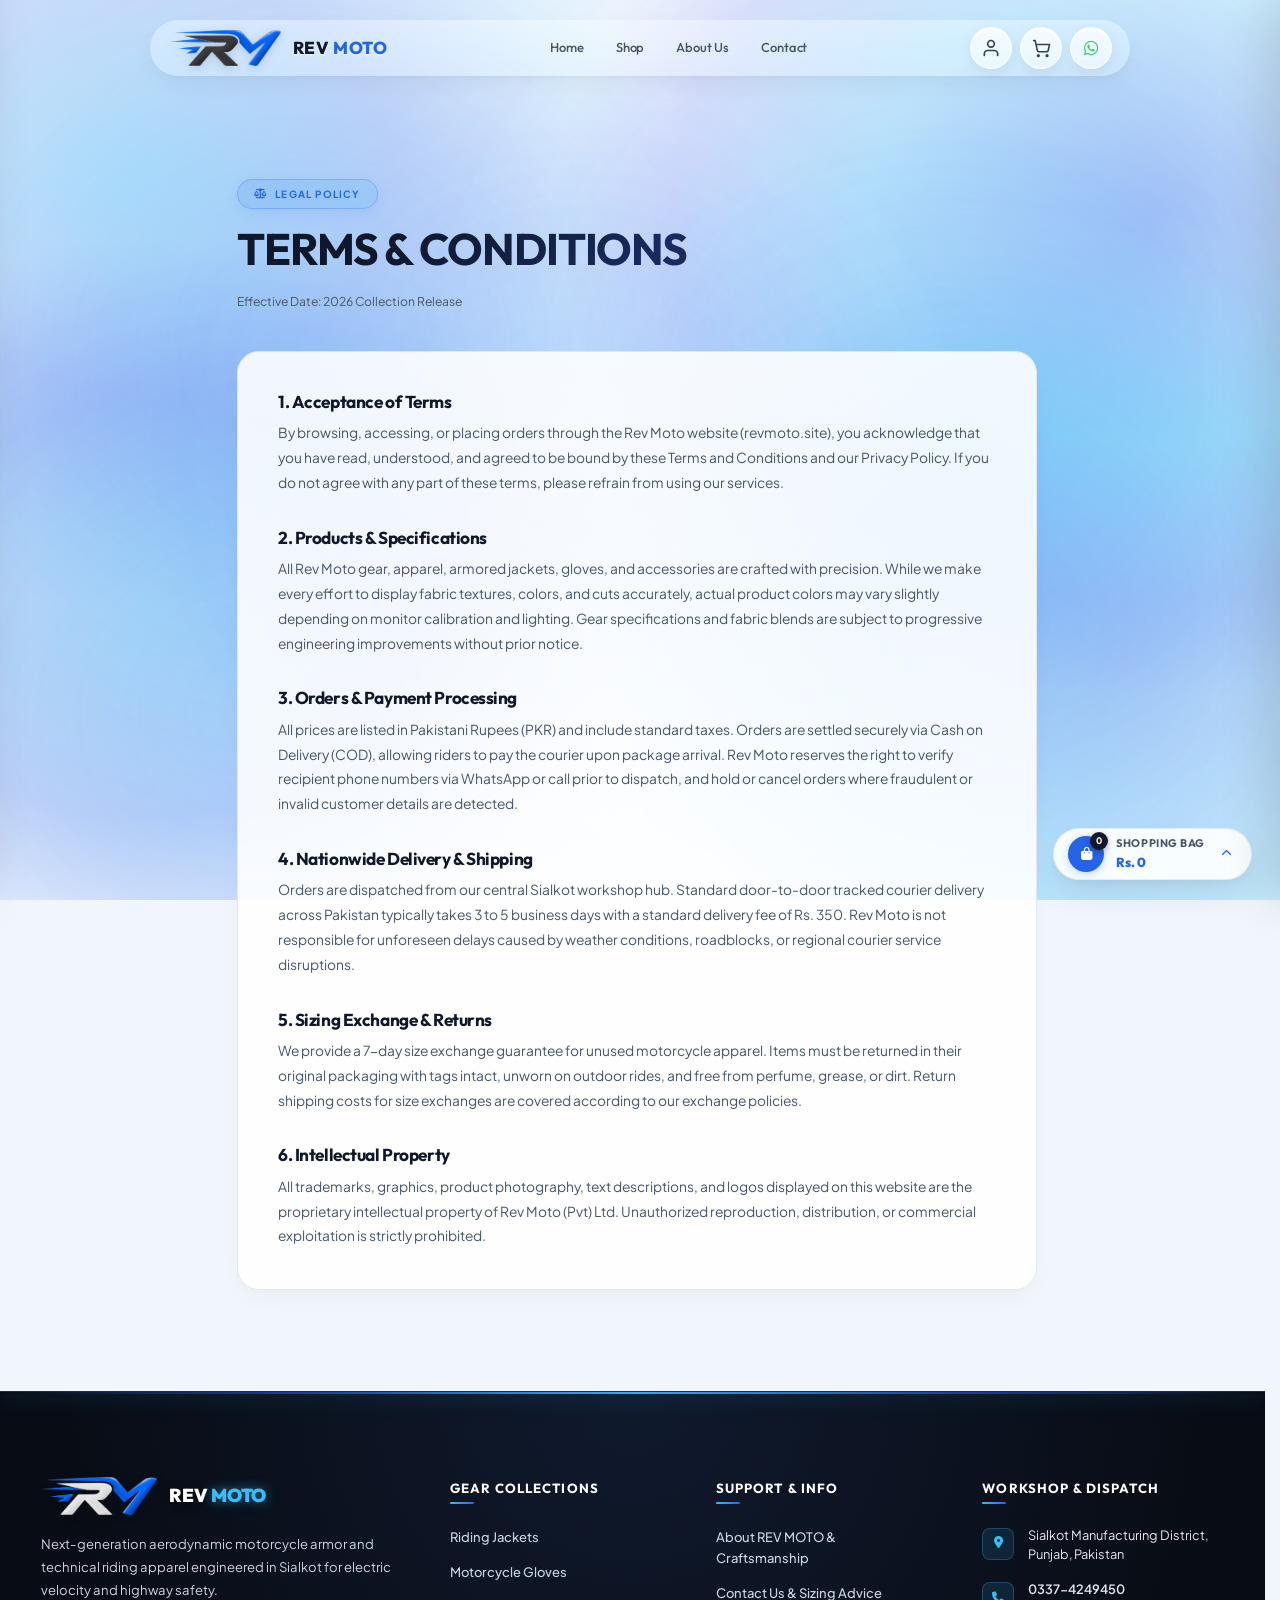
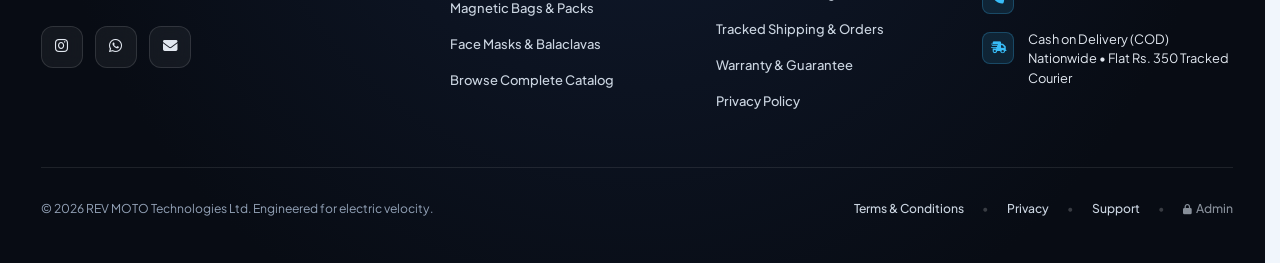
<file: terms.html>
<!DOCTYPE html>
<html lang="en">
<head>
  <meta charset="UTF-8">
  <meta name="viewport" content="width=device-width, initial-scale=1.0">
  <title>Terms of Service — REV MOTO</title>
  <meta name="description" content="Rev Moto official terms and conditions for orders, warranties, and website usage.">
  <link rel="icon" type="image/png" href="assets/images/logo.png">
  <link rel="preconnect" href="https://cdnjs.cloudflare.com" crossorigin>
  <link rel="dns-prefetch" href="https://cdnjs.cloudflare.com">
  <link rel="stylesheet" href="https://cdnjs.cloudflare.com/ajax/libs/font-awesome/6.5.1/css/all.min.css">
  <link rel="stylesheet" href="assets/css/main.css?v=5.1">
  <link rel="stylesheet" href="assets/css/pages.css?v=4.6">
</head>
<body>

  <!-- Breadcrumbs -->
  <div style="padding: 120px 0 0;">
    <div class="site-container">
      <div style="display: flex; align-items: center; gap: 8px; font-size: 0.85rem; color: var(--text-muted);">
        <a href="index.html" style="color: var(--text-secondary);">Home</a>
        <span>/</span>
        <span style="color: var(--accent-cyan);">Terms & Conditions</span>
      </div>
    </div>
  </div>

  <!-- ═══ TERMS MAIN ════════════════════════════════════════════════ -->
  <section class="section" style="padding: 40px 0 100px;">
    <div class="site-container">
      <div style="max-width: 800px; margin: 0 auto;" class="reveal-up">
        <div class="section-badge"><i class="fas fa-scale-balanced"></i> Legal Policy</div>
        <h1 class="section-title">TERMS & CONDITIONS</h1>
        <p style="color: var(--text-secondary); font-size: 0.88rem; margin-bottom: 40px;">Effective Date: 2026 Collection Release</p>

        <div style="background: var(--bg-surface); border: 1px solid var(--border-subtle); border-radius: var(--radius-card); padding: 40px; display: flex; flex-direction: column; gap: 32px; line-height: 1.8; color: var(--text-secondary); box-shadow: var(--shadow-card);" class="reveal-up stagger-1">
          <div>
            <h3 style="font-size: 1.25rem; color: var(--text-pure); margin-bottom: 10px;">1. Acceptance of Terms</h3>
            <p>By browsing, accessing, or placing orders through the Rev Moto website (revmoto.site), you acknowledge that you have read, understood, and agreed to be bound by these Terms and Conditions and our Privacy Policy. If you do not agree with any part of these terms, please refrain from using our services.</p>
          </div>

          <div>
            <h3 style="font-size: 1.25rem; color: var(--text-pure); margin-bottom: 10px;">2. Products & Specifications</h3>
            <p>All Rev Moto gear, apparel, armored jackets, gloves, and accessories are crafted with precision. While we make every effort to display fabric textures, colors, and cuts accurately, actual product colors may vary slightly depending on monitor calibration and lighting. Gear specifications and fabric blends are subject to progressive engineering improvements without prior notice.</p>
          </div>

          <div>
            <h3 style="font-size: 1.25rem; color: var(--text-pure); margin-bottom: 10px;">3. Orders & Payment Processing</h3>
            <p>All prices are listed in Pakistani Rupees (PKR) and include standard taxes. Orders are settled securely via Cash on Delivery (COD), allowing riders to pay the courier upon package arrival. Rev Moto reserves the right to verify recipient phone numbers via WhatsApp or call prior to dispatch, and hold or cancel orders where fraudulent or invalid customer details are detected.</p>
          </div>

          <div>
            <h3 style="font-size: 1.25rem; color: var(--text-pure); margin-bottom: 10px;">4. Nationwide Delivery & Shipping</h3>
            <p>Orders are dispatched from our central Sialkot workshop hub. Standard door-to-door tracked courier delivery across Pakistan typically takes 3 to 5 business days with a standard delivery fee of Rs. 350. Rev Moto is not responsible for unforeseen delays caused by weather conditions, roadblocks, or regional courier service disruptions.</p>
          </div>

          <div>
            <h3 style="font-size: 1.25rem; color: var(--text-pure); margin-bottom: 10px;">5. Sizing Exchange & Returns</h3>
            <p>We provide a 7-day size exchange guarantee for unused motorcycle apparel. Items must be returned in their original packaging with tags intact, unworn on outdoor rides, and free from perfume, grease, or dirt. Return shipping costs for size exchanges are covered according to our exchange policies.</p>
          </div>

          <div>
            <h3 style="font-size: 1.25rem; color: var(--text-pure); margin-bottom: 10px;">6. Intellectual Property</h3>
            <p>All trademarks, graphics, product photography, text descriptions, and logos displayed on this website are the proprietary intellectual property of Rev Moto (Pvt) Ltd. Unauthorized reproduction, distribution, or commercial exploitation is strictly prohibited.</p>
          </div>
        </div>
      </div>
    </div>
  </section>

  <script src="assets/js/store.js?v=4.7"></script>
  <script src="assets/js/smooth-scroll.js?v=4.6"></script>
  <script src="assets/js/user-profile.js?v=1.5"></script>
  <script src="assets/js/navbar.js?v=4.8"></script>
</body>
</html>
</file>
<file: assets/css/main.css>
/* ==========================================================================
   REV MOTO — Luxury Light Mode Master Design System
   Polestar / Apple Studio White, Translucent Pill Header, Floating Cart Dock
   ========================================================================== */

@import url('https://fonts.googleapis.com/css2?family=Montserrat:wght@500;600;700;800;900&family=Outfit:wght@300;400;500;600;700;800;900&family=Plus+Jakarta+Sans:wght@300;400;500;600;700;800&display=swap');

:root {
  /* Color Palette — Ceramic Soft Azure & High-Voltage Electric Cobalt */
  --bg-void: #f4f7fb;
  --bg-primary: #ffffff;
  --bg-surface: rgba(255, 255, 255, 0.88);
  --bg-surface-elevated: rgba(241, 245, 249, 0.92);
  --bg-surface-subtle: rgba(248, 250, 252, 0.75);
  --bg-glass-pill: rgba(255, 255, 255, 0.62);
  --bg-glass-dock: rgba(255, 255, 255, 0.72);

  /* Primary Electric Accent Profile (Replaced toxic mint green with High-Tech Electric Cobalt / Azure) */
  --accent-cyan: #2563eb;
  --accent-cyan-light: #3b82f6;
  --accent-cyan-hover: #1d4ed8;
  --accent-cyan-glow: rgba(37, 99, 235, 0.25);
  --accent-cyan-dim: rgba(37, 99, 235, 0.08);

  --accent-azure: #38bdf8;
  --accent-electric-blue: #1d4ed8;
  --accent-gold: #f59e0b;
  --accent-rose: #ef4444;
  --accent-dark: #0f172a;

  --text-pure: #0f172a;
  --text-primary: #1e293b;
  --text-secondary: #475569;
  --text-muted: #94a3b8;

  --border-glass: rgba(0, 0, 0, 0.08);
  --border-subtle: #e2e8f0;
  --border-medium: #cbd5e1;
  --border-glass-hover: rgba(37, 99, 235, 0.26);

  --font-display: 'Outfit', -apple-system, BlinkMacSystemFont, sans-serif;
  --font-body: 'Plus Jakarta Sans', -apple-system, BlinkMacSystemFont, sans-serif;

  --radius-pill: 9999px;
  --radius-card: 22px;
  --radius-sm: 8px;
  --radius-md: 14px;

  --ease-out-expo: cubic-bezier(0.16, 1, 0.3, 1);
  --ease-smooth: cubic-bezier(0.4, 0, 0.2, 1);

  --shadow-sm: 0 1px 3px rgba(0, 0, 0, 0.05);
  --shadow-card: 0 10px 30px -10px rgba(0, 0, 0, 0.06), 0 4px 6px -2px rgba(0, 0, 0, 0.02);
  --shadow-card-hover: 0 20px 45px -12px rgba(15, 23, 42, 0.12), 0 8px 16px -4px rgba(37, 99, 235, 0.06);
  --shadow-pill: 0 12px 35px -8px rgba(0, 0, 0, 0.08), 0 2px 6px rgba(0, 0, 0, 0.03);
  --shadow-floating: 0 18px 40px -10px rgba(0, 0, 0, 0.12), 0 0 24px rgba(37, 99, 235, 0.18);
}

/* ── Base Reset ── */
*, *::before, *::after {
  box-sizing: border-box;
  margin: 0;
  padding: 0;
}

html {
  font-size: 14.8px;
  background-color: #f1f6fc;
  color: var(--text-primary);
  font-family: var(--font-body);
  -webkit-font-smoothing: antialiased;
  -moz-osx-font-smoothing: grayscale;
  overflow-x: hidden;
  scrollbar-gutter: stable;
  max-width: 100%;
}

body {
  min-height: 100vh;
  display: flex;
  flex-direction: column;
  overflow-x: hidden;
  max-width: 100%;
  width: 100%;
  background: transparent;
  position: relative;
  line-height: 1.65;
}

/* GPU-Composited Fixed Background (Living Atmospheric Gradient Canvas — Balanced 15% Softer Intensity) */
body::before {
  content: '';
  position: fixed;
  top: 0;
  left: 0;
  width: 100vw;
  height: 100vh;
  background-image: 
    radial-gradient(ellipse 700px 550px at 10% 20%, rgba(56, 189, 248, 0.32) 0%, rgba(37, 99, 235, 0.18) 38%, rgba(56, 189, 248, 0.08) 65%, transparent 78%),
    radial-gradient(ellipse 750px 600px at 90% 24%, rgba(37, 99, 235, 0.35) 0%, rgba(56, 189, 248, 0.20) 38%, rgba(99, 102, 241, 0.14) 64%, transparent 80%),
    radial-gradient(ellipse 650px 520px at 12% 68%, rgba(56, 189, 248, 0.25) 0%, rgba(37, 99, 235, 0.20) 40%, transparent 72%),
    radial-gradient(ellipse 700px 580px at 88% 74%, rgba(37, 99, 235, 0.24) 0%, rgba(56, 189, 248, 0.24) 42%, transparent 74%),
    radial-gradient(ellipse 550px 450px at 50% 50%, rgba(186, 230, 253, 0.22) 0%, transparent 68%),
    linear-gradient(180deg, #f0f6fd 0%, #f7faff 35%, #edf4fc 70%, #f3f8fe 100%);
  background-size: 100% 100%;
  z-index: 0;
  pointer-events: none;
  transform: translateZ(0);
  will-change: transform;
}


/* ── Adaptive Zoom & Viewport Harmonization (24" Desktop 100% vs 150% Zoom & Laptops) ── */
@media (min-width: 1440px) {
  html {
    font-size: 15.6px;
  }
  .site-container {
    max-width: 1320px;
    padding-left: 32px;
    padding-right: 32px;
  }
  .pill-navbar {
    max-width: 1040px;
    height: 58px;
  }
}

@media (min-width: 992px) and (max-width: 1366px) {
  html {
    font-size: 13.8px;
  }
  .site-container {
    max-width: 1160px;
    padding-left: 20px;
    padding-right: 20px;
  }
  .pill-navbar {
    max-width: 900px;
    height: 52px;
    padding: 0 16px;
  }
  .pill-brand-text {
    font-size: 0.98rem;
  }
  .pill-nav-link {
    font-size: 0.86rem;
    padding: 6px 10px;
  }
  .pill-action-btn {
    width: 36px;
    height: 36px;
    font-size: 0.88rem;
  }
  .cart-drawer {
    width: 420px;
  }
}

@media (min-width: 1367px) and (max-width: 1439px) {
  html {
    font-size: 14.8px;
  }
  .site-container {
    max-width: 1240px;
  }
  .pill-navbar {
    max-width: 980px;
    height: 56px;
  }
}

/* ── Lenis Smooth Scrolling Integration (Desktop Only) ── */
@media (min-width: 992px) {
  html.lenis, html.lenis body {
    height: auto;
  }

  .lenis.lenis-smooth {
    scroll-behavior: auto !important;
  }

  .lenis.lenis-smooth [data-lenis-prevent] {
    overscroll-behavior: contain;
  }

  .lenis.lenis-stopped {
    overflow: hidden;
  }

  .lenis.lenis-scrolling iframe {
    pointer-events: none;
  }
}

/* ── Mobile Touch Scrolling (Pure Native 120Hz/60Hz Hardware Momentum) ── */
@media (max-width: 991px) {
  html {
    scroll-behavior: smooth;
    -webkit-overflow-scrolling: touch;
  }
}

/* ── LIVING LIGHT BLUR ACCENT BACKGROUND (Reference Style Atmosphere) ── */
.site-ambient-bg {
  position: fixed;
  top: 0;
  left: 0;
  width: 100vw;
  height: 100vh;
  pointer-events: none;
  z-index: 0;
  overflow: hidden;
  contain: strict;
}

.ambient-glow {
  position: absolute;
  border-radius: 50%;
  filter: blur(105px);
  -webkit-filter: blur(105px);
  pointer-events: none;
  opacity: 0.68;
  will-change: transform;
  transform: translate3d(0, 0, 0);
}

/* Orb 1: Upper Left — frames headline / titles softly */
.ambient-glow.orb-1 {
  top: 40px;
  left: -60px;
  width: 720px;
  height: 640px;
  background: radial-gradient(circle, rgba(56, 189, 248, 0.44) 0%, rgba(37, 99, 235, 0.26) 45%, rgba(56, 189, 248, 0.08) 68%, transparent 80%);
  animation: floatOrb1 26s ease-in-out infinite alternate;
}

/* Orb 2: Upper Right — frames showcase card / hero bike / images */
.ambient-glow.orb-2 {
  top: 30px;
  right: -50px;
  width: 780px;
  height: 700px;
  background: radial-gradient(circle, rgba(37, 99, 235, 0.36) 0%, rgba(56, 189, 248, 0.30) 42%, rgba(99, 102, 241, 0.15) 65%, transparent 80%);
  animation: floatOrb2 28s ease-in-out infinite alternate;
}

/* Orb 3: Mid-page Left — frames categories / product grids */
.ambient-glow.orb-3 {
  top: 46%;
  left: -80px;
  width: 680px;
  height: 600px;
  background: radial-gradient(circle, rgba(56, 189, 248, 0.36) 0%, rgba(37, 99, 235, 0.22) 48%, transparent 75%);
  animation: floatOrb3 24s ease-in-out infinite alternate;
}

/* Orb 4: Lower Right — frames tech lab / reviews / forms */
.ambient-glow.orb-4 {
  bottom: -50px;
  right: -60px;
  width: 740px;
  height: 650px;
  background: radial-gradient(circle, rgba(37, 99, 235, 0.32) 0%, rgba(56, 189, 248, 0.26) 48%, transparent 75%);
  animation: floatOrb4 30s ease-in-out infinite alternate;
}

/* Orb 5: Center-Right Accent Bloom */
.ambient-glow.orb-5 {
  top: 50%;
  left: 45%;
  transform: translate(-50%, -50%);
  width: 620px;
  height: 560px;
  background: radial-gradient(circle, rgba(56, 189, 248, 0.28) 0%, rgba(99, 102, 241, 0.16) 46%, transparent 75%);
  animation: pulseAura 20s ease-in-out infinite alternate;
}

/* Content layer stacking */
main, section, header, footer, .hero-section, .bento-section, .tech-lab-section, .shop-hero, .pdp-section, .pill-header-wrapper {
  position: relative;
  z-index: 1;
}

@media (max-width: 991px) {
  body::before {
    opacity: 0.65;
  }
  .ambient-glow {
    filter: blur(85px);
    opacity: 0.38;
  }
  .ambient-glow.orb-1 { width: 320px; height: 300px; left: -40px; top: 10px; }
  .ambient-glow.orb-2 { width: 340px; height: 320px; right: -50px; top: 16px; }
  .ambient-glow.orb-3 { width: 300px; height: 280px; left: -50px; }
  .ambient-glow.orb-4 { width: 320px; height: 300px; right: -40px; }
  .ambient-glow.orb-5 { width: 280px; height: 260px; }
}

@keyframes floatOrb1 {
  0% { transform: translate(0, 0) scale(1); }
  50% { transform: translate(-60px, 70px) scale(1.1); }
  100% { transform: translate(30px, 30px) scale(0.95); }
}

@keyframes floatOrb2 {
  0% { transform: translate(0, 0) scale(1); }
  50% { transform: translate(70px, -50px) scale(1.08); }
  100% { transform: translate(-40px, 40px) scale(0.94); }
}

@keyframes floatOrb3 {
  0% { transform: translate(0, 0) scale(1); }
  50% { transform: translate(-70px, -40px) scale(1.06); }
  100% { transform: translate(50px, 30px) scale(0.96); }
}

@keyframes floatOrb4 {
  0% { transform: translate(0, 0) scale(1); }
  50% { transform: translate(-40px, 60px) scale(1.1); }
  100% { transform: translate(30px, -30px) scale(0.95); }
}

@keyframes pulseAura {
  0% { transform: translate(-50%, -50%) scale(0.9); opacity: 0.6; }
  100% { transform: translate(-50%, -50%) scale(1.2); opacity: 0.95; }
}

/* Section Ambient Glow Backdrop */
.section {
  position: relative;
}

.section-glow-backdrop {
  position: absolute;
  top: 10px;
  left: 50%;
  transform: translateX(-50%);
  width: 900px;
  max-width: 95vw;
  height: 420px;
  background: radial-gradient(ellipse at center, rgba(56, 189, 248, 0.22) 0%, rgba(37, 99, 235, 0.10) 45%, transparent 70%);
  filter: blur(80px);
  pointer-events: none;
  z-index: 0;
}

html.modal-open,
body.modal-open {
  overflow: hidden !important;
  touch-action: none;
}

img {
  max-width: 100%;
  display: block;
}

a {
  color: inherit;
  text-decoration: none;
  transition: all 0.25s var(--ease-smooth);
}

button, input, select, textarea {
  font-family: inherit;
  font-size: inherit;
}

/* ── Typography ── */
h1, h2, h3, h4, h5, h6 {
  font-family: var(--font-display);
  letter-spacing: -0.025em;
  font-weight: 700;
  color: var(--text-pure);
  line-height: 1.12;
}

.text-cyan {
  color: var(--accent-cyan) !important;
}

.text-gold {
  color: var(--accent-gold) !important;
}

.text-muted {
  color: var(--text-muted) !important;
}

.text-gradient-cyan {
  background: linear-gradient(135deg, #0f172a 15%, var(--accent-cyan) 75%, var(--accent-azure) 100%);
  -webkit-background-clip: text;
  -webkit-text-fill-color: transparent;
}

.text-gradient-silver {
  background: linear-gradient(135deg, #0f172a 40%, #475569 100%);
  -webkit-background-clip: text;
  -webkit-text-fill-color: transparent;
}

/* ── Container ── */
.site-container {
  width: 100%;
  max-width: 1240px;
  margin-left: auto;
  margin-right: auto;
  padding-left: 28px;
  padding-right: 20px;
}

/* ── MODERN TRANSLUCENT PILL HEADER (LUXURY FROSTED GLASS HUD) ── */
@view-transition {
  navigation: auto;
}

::view-transition-old(root),
::view-transition-new(root) {
  animation-duration: 0.18s;
  animation-timing-function: cubic-bezier(0.16, 1, 0.3, 1);
}

.pill-header-wrapper {
  position: fixed;
  top: 20px;
  left: 0;
  right: 0;
  display: flex;
  justify-content: center;
  z-index: 1000;
  pointer-events: none;
  padding: 0 16px;
  box-sizing: border-box;
}

.pill-navbar {
  position: relative;
  pointer-events: auto;
  width: 100%;
  max-width: 980px;
  height: 56px;
  border-radius: var(--radius-pill);
  transform: translate3d(0, 0, 0);
  will-change: backdrop-filter;
  
  /* Seamless Translucent Glass (No White Border & 30% Lighter Blur Effect) */
  background: linear-gradient(180deg, rgba(255, 255, 255, 0.42) 0%, rgba(255, 255, 255, 0.32) 100%);
  -webkit-backdrop-filter: blur(16px) saturate(140%);
  backdrop-filter: blur(16px) saturate(140%);
  
  border: none;
  box-shadow: 
    0 10px 28px -5px rgba(15, 23, 42, 0.06),
    0 4px 10px -2px rgba(15, 23, 42, 0.03);
    
  display: flex;
  align-items: center;
  justify-content: space-between;
  padding: 0 18px 0 20px;
  box-sizing: border-box;
  transition: all 0.3s ease;
}

.pill-navbar::before {
  display: none;
}

.pill-navbar:hover, .pill-navbar.scrolled {
  background: linear-gradient(180deg, rgba(255, 255, 255, 0.52) 0%, rgba(255, 255, 255, 0.40) 100%);
  -webkit-backdrop-filter: blur(18px) saturate(145%);
  backdrop-filter: blur(18px) saturate(145%);
  border: none;
  box-shadow: 
    0 14px 32px -6px rgba(15, 23, 42, 0.08),
    0 6px 14px -2px rgba(15, 23, 42, 0.04);
}

/* Brand Logo */
.pill-brand {
  display: flex;
  align-items: center;
  gap: 12px;
  text-decoration: none;
  flex-shrink: 0;
}

.brand-logo-img {
  height: 36px;
  width: auto;
  object-fit: contain;
  display: block;
  filter: drop-shadow(0 2px 5px rgba(0, 0, 0, 0.15));
  transition: transform 0.25s ease;
}

.pill-brand:hover .brand-logo-img {
  transform: scale(1.05);
}

.brand-icon-shield {
  width: 34px;
  height: 34px;
  border-radius: 50%;
  background: linear-gradient(135deg, #3b82f6 0%, #1d4ed8 100%);
  display: flex;
  align-items: center;
  justify-content: center;
  color: #ffffff;
  font-size: 0.85rem;
  font-weight: 900;
  box-shadow: 0 4px 16px rgba(37, 99, 235, 0.4);
  flex-shrink: 0;
}

.brand-logotype {
  font-family: var(--font-display);
  font-weight: 800;
  font-size: 1.25rem;
  letter-spacing: 0.04em;
  color: #0f172a; /* Deep crisp slate: REV is 100% visible on light headers & mobile */
  text-shadow: 0 1px 2px rgba(255, 255, 255, 0.8);
  display: flex;
  align-items: center;
  gap: 4px;
}

.brand-logotype span {
  color: #2563eb; /* Vibrant Electric Blue */
}

.brand-tag-dot {
  width: 6px;
  height: 6px;
  border-radius: 50%;
  background: #2563eb;
  box-shadow: 0 0 8px #2563eb;
  margin-left: 2px;
  animation: pulseDot 2s infinite;
}

/* Footer & Dark Context Logotype Overrides */
.site-footer .brand-logotype {
  color: #ffffff;
  text-shadow: none;
}

.site-footer .brand-logotype span {
  color: #38bdf8;
}

.site-footer .brand-tag-dot {
  background: #38bdf8;
  box-shadow: 0 0 8px #38bdf8;
}

@keyframes pulseDot {
  0% { transform: scale(0.9); opacity: 0.7; }
  50% { transform: scale(1.4); opacity: 1; }
  100% { transform: scale(0.9); opacity: 0.7; }
}

/* Desktop Nav Links (Clean Architectural Menu — No Nested Pills) */
.pill-nav-links {
  display: flex;
  align-items: center;
  gap: 28px;
  background: transparent;
  padding: 0;
  border: none;
  box-shadow: none;
  backdrop-filter: none;
  -webkit-backdrop-filter: none;
}

.pill-navbar.scrolled .pill-nav-links {
  background: transparent;
  border: none;
}

.pill-nav-links .pill-link {
  padding: 6px 2px;
  font-family: var(--font-display);
  font-size: 0.94rem;
  font-weight: 500;
  letter-spacing: -0.01em;
  color: #475569;
  display: inline-flex;
  align-items: center;
  gap: 6px;
  text-decoration: none;
  background: transparent;
  border: none;
  border-radius: 0;
  box-shadow: none;
  position: relative;
  transition: color 0.22s cubic-bezier(0.16, 1, 0.3, 1);
}

.pill-nav-links .pill-link:hover {
  color: #0f172a;
  background: transparent;
  border: none;
  box-shadow: none;
}

.pill-nav-links .pill-link::after {
  content: '';
  position: absolute;
  bottom: -2px;
  left: 0;
  width: 0;
  height: 2.5px;
  background: linear-gradient(90deg, #2563eb, #38bdf8);
  border-radius: 999px;
  transition: width 0.24s cubic-bezier(0.16, 1, 0.3, 1), opacity 0.2s ease;
  opacity: 0;
}

.pill-nav-links .pill-link:hover::after {
  width: 100%;
  opacity: 0.6;
}

.pill-nav-links .pill-link.active {
  color: #0f172a;
  font-weight: 700;
  background: transparent;
  border: none;
  box-shadow: none;
}

.pill-nav-links .pill-link.active::after {
  content: '';
  position: absolute;
  bottom: -2px;
  left: 0;
  width: 100%;
  height: 2.5px;
  background: linear-gradient(90deg, #2563eb, #38bdf8);
  border-radius: 999px;
  opacity: 1;
  box-shadow: 0 1.5px 8px rgba(37, 99, 235, 0.45);
}

.pill-nav-links .pill-link.active:hover {
  color: #0f172a;
  background: transparent;
  box-shadow: none;
}

/* Mobile Drawer Link Styling */
.cart-drawer .pill-link {
  border-radius: 12px;
  font-family: var(--font-display);
  font-weight: 600;
  color: #334155;
  background: rgba(15, 23, 42, 0.03);
  display: flex;
  align-items: center;
  transition: all 0.2s ease;
  text-decoration: none;
}

.cart-drawer .pill-link:hover {
  background: rgba(37, 99, 235, 0.08);
  color: #2563eb;
}

.cart-drawer .pill-link.active {
  background: rgba(37, 99, 235, 0.12);
  color: #2563eb;
  font-weight: 700;
}

/* Quick Actions Inside Pill */
.pill-actions {
  display: flex;
  align-items: center;
  gap: 8px;
  flex-shrink: 0;
}

.pill-action-btn {
  background: linear-gradient(180deg, rgba(255, 255, 255, 0.72) 0%, rgba(255, 255, 255, 0.50) 100%);
  backdrop-filter: blur(20px) saturate(180%);
  -webkit-backdrop-filter: blur(20px) saturate(180%);
  border: 1px solid rgba(255, 255, 255, 0.82);
  border-radius: var(--radius-pill);
  height: 42px;
  padding: 0 16px;
  color: #0f172a;
  display: flex;
  align-items: center;
  gap: 8px;
  cursor: pointer;
  font-family: var(--font-display);
  font-size: 0.88rem;
  font-weight: 700;
  transition: all 0.25s var(--ease-smooth);
  text-decoration: none;
  box-shadow: 
    0 4px 14px rgba(15, 23, 42, 0.07),
    inset 0 1.5px 1px 0 rgba(255, 255, 255, 0.95),
    inset 0 -1px 1px 0 rgba(255, 255, 255, 0.35);
}

.pill-action-btn:hover {
  background: linear-gradient(180deg, rgba(255, 255, 255, 0.95) 0%, rgba(255, 255, 255, 0.80) 100%);
  border-color: rgba(37, 99, 235, 0.5);
  color: #2563eb;
  transform: translateY(-1.5px);
  box-shadow: 
    0 8px 22px rgba(37, 99, 235, 0.18),
    inset 0 1.5px 1px 0 #ffffff;
}

.pill-search-btn {
  width: 42px;
  height: 42px;
  padding: 0;
  justify-content: center;
  border-radius: 50%;
}

.pill-contact-btn {
  width: 42px;
  height: 42px;
  padding: 0;
  justify-content: center;
  border-radius: 50%;
  color: #0f172a;
  text-decoration: none;
}

.pill-user-btn {
  width: 42px !important;
  height: 42px !important;
  min-width: 42px !important;
  min-height: 42px !important;
  max-width: 42px !important;
  max-height: 42px !important;
  padding: 0 !important;
  border-radius: 50% !important;
  aspect-ratio: 1 / 1 !important;
  display: inline-flex !important;
  align-items: center !important;
  justify-content: center !important;
  flex-shrink: 0 !important;
  box-sizing: border-box !important;
  color: #334155 !important;
  text-decoration: none;
  cursor: pointer;
}

.pill-user-btn .user-icon-svg {
  width: 20px;
  height: 20px;
  color: #334155;
  transition: color 0.2s ease, transform 0.2s ease;
  flex-shrink: 0;
  display: block;
}

.pill-user-btn:hover .user-icon-svg {
  color: #2563eb;
  transform: scale(1.06);
}

.pill-cart-btn {
  width: 42px !important;
  height: 42px !important;
  min-width: 42px !important;
  min-height: 42px !important;
  max-width: 42px !important;
  max-height: 42px !important;
  padding: 0 !important;
  border-radius: 50% !important;
  aspect-ratio: 1 / 1 !important;
  display: inline-flex !important;
  align-items: center !important;
  justify-content: center !important;
  flex-shrink: 0 !important;
  box-sizing: border-box !important;
  color: #334155 !important;
  text-decoration: none;
  cursor: pointer;
  position: relative;
}

.pill-cart-btn .cart-icon-svg {
  width: 19px;
  height: 19px;
  color: #334155;
  transition: color 0.2s ease, transform 0.2s ease;
  flex-shrink: 0;
  display: block;
}

.pill-cart-btn:hover {
  color: #2563eb !important;
  border-color: rgba(37, 99, 235, 0.45);
}

.pill-cart-btn:hover .cart-icon-svg {
  color: #2563eb;
  transform: scale(1.08);
}

.pill-cart-badge {
  position: absolute;
  top: -2px;
  right: -2px;
  background: var(--accent-blue, #2563eb);
  color: #ffffff;
  font-size: 0.65rem;
  font-weight: 800;
  min-width: 17px;
  height: 17px;
  border-radius: 999px;
  display: flex;
  align-items: center;
  justify-content: center;
  padding: 0 4px;
  box-shadow: 0 2px 6px rgba(37, 99, 235, 0.45);
  line-height: 1;
}

.pill-cart-badge:empty,
.pill-cart-badge[data-count="0"] {
  display: none !important;
}


.pill-whatsapp-btn i {
  color: #25d366;
  font-size: 1.2rem;
  transition: transform 0.25s ease;
}

.pill-whatsapp-btn:hover {
  border-color: rgba(37, 211, 102, 0.5);
  box-shadow: 0 8px 20px rgba(37, 211, 102, 0.2), inset 0 1.5px 1px 0 #ffffff;
}

.pill-whatsapp-btn:hover i {
  transform: scale(1.15);
}

.pill-contact-btn:hover {
  color: #2563eb;
}

/* Mobile Drawer Search Trigger Button */
.drawer-search-trigger {
  width: 100%;
  height: 44px;
  background: rgba(15, 23, 42, 0.05);
  border: 1px solid var(--border-subtle);
  border-radius: var(--radius-pill);
  display: flex;
  align-items: center;
  gap: 12px;
  padding: 0 16px;
  font-family: var(--font-body);
  font-size: 0.92rem;
  color: var(--text-secondary);
  cursor: pointer;
  transition: all 0.25s var(--ease-smooth);
}

.drawer-search-trigger:hover {
  background: rgba(37, 99, 235, 0.08);
  border-color: rgba(37, 99, 235, 0.35);
  color: #2563eb;
}

.kbd-badge {
  font-size: 0.68rem;
  padding: 2px 6px;
  background: rgba(15, 23, 42, 0.06);
  border: 1px solid rgba(0, 0, 0, 0.08);
  border-radius: 6px;
  color: #334155;
  font-family: monospace;
  font-weight: 700;
}

.pill-hamburger {
  display: none;
  width: 42px;
  height: 42px;
  border-radius: 50%;
  background: linear-gradient(180deg, rgba(255, 255, 255, 0.72) 0%, rgba(255, 255, 255, 0.50) 100%);
  backdrop-filter: blur(20px) saturate(180%);
  -webkit-backdrop-filter: blur(20px) saturate(180%);
  border: 1px solid rgba(255, 255, 255, 0.82);
  color: #0f172a;
  align-items: center;
  justify-content: center;
  cursor: pointer;
  transition: all 0.25s var(--ease-smooth);
  box-shadow: 
    0 4px 14px rgba(15, 23, 42, 0.07),
    inset 0 1.5px 1px 0 rgba(255, 255, 255, 0.95),
    inset 0 -1px 1px 0 rgba(255, 255, 255, 0.35);
}

.pill-hamburger:hover {
  background: linear-gradient(180deg, rgba(255, 255, 255, 0.95) 0%, rgba(255, 255, 255, 0.80) 100%);
  border-color: rgba(37, 99, 235, 0.5);
  color: #2563eb;
  transform: translateY(-1.5px);
  box-shadow: 
    0 8px 22px rgba(37, 99, 235, 0.18),
    inset 0 1.5px 1px 0 #ffffff;
}

.pill-hamburger:hover {
  background: linear-gradient(180deg, rgba(255, 255, 255, 0.85) 0%, rgba(255, 255, 255, 0.50) 100%);
  border-color: rgba(37, 99, 235, 0.45);
  color: #2563eb;
  transform: translateY(-1.5px);
  box-shadow: 0 8px 20px rgba(37, 99, 235, 0.18);
}

/* ── FLOATING EXPANDABLE CART DOCK (BOTTOM-RIGHT) ── */
.floating-cart-dock {
  position: fixed;
  bottom: 20px;
  right: 28px;
  z-index: 950;
  display: flex;
  align-items: center;
  border-radius: var(--radius-pill);
  isolation: isolate;
  background: transparent;
}

.cart-dock-pill {
  background: rgba(255, 255, 255, 0.92);
  backdrop-filter: blur(20px) saturate(180%);
  -webkit-backdrop-filter: blur(20px) saturate(180%);
  border: 1px solid rgba(226, 232, 240, 0.85);
  box-shadow: 
    0 16px 36px -8px rgba(15, 23, 42, 0.12),
    0 4px 12px -2px rgba(15, 23, 42, 0.05);
  border-radius: var(--radius-pill);
  overflow: hidden;
  transform: translate3d(0, 0, 0);
  height: 52px;
  padding: 0 20px 0 14px;
  display: flex;
  align-items: center;
  gap: 12px;
  cursor: pointer;
  transition: all 0.3s var(--ease-out-expo);
  color: var(--text-pure);
  text-decoration: none;
}

.cart-dock-pill:hover {
  transform: translateY(-3px) scale(1.02);
  background: #ffffff;
  border-color: var(--accent-cyan);
  box-shadow: 
    0 20px 42px -8px rgba(15, 23, 42, 0.16),
    0 0 22px var(--accent-cyan-glow);
}

.cart-dock-icon-wrap {
  width: 36px;
  height: 36px;
  border-radius: 50%;
  background: var(--accent-cyan);
  color: #ffffff;
  display: flex;
  align-items: center;
  justify-content: center;
  font-size: 0.95rem;
  font-weight: 800;
  position: relative;
  box-shadow: 0 2px 10px var(--accent-cyan-glow);
}

.cart-dock-badge {
  position: absolute;
  top: -4px;
  right: -4px;
  background: var(--accent-dark);
  color: #ffffff;
  font-size: 0.65rem;
  font-weight: 900;
  border-radius: var(--radius-pill);
  min-width: 18px;
  height: 18px;
  display: flex;
  align-items: center;
  justify-content: center;
  padding: 0 4px;
  box-shadow: 0 2px 6px rgba(0, 0, 0, 0.3);
}

.cart-dock-details {
  display: flex;
  flex-direction: column;
}

.dock-label {
  font-family: var(--font-display);
  font-weight: 700;
  font-size: 0.8rem;
  letter-spacing: 0.05em;
  text-transform: uppercase;
  color: var(--text-secondary);
}

.dock-subtotal {
  font-family: var(--font-display);
  font-weight: 800;
  font-size: 0.95rem;
  color: var(--accent-cyan);
}

/* ── Buttons ── */
.btn {
  display: inline-flex;
  align-items: center;
  justify-content: center;
  gap: 10px;
  padding: 11px 22px;
  border-radius: var(--radius-pill);
  font-family: var(--font-display);
  font-weight: 700;
  font-size: 0.88rem;
  letter-spacing: 0.04em;
  text-transform: uppercase;
  cursor: pointer;
  border: 1.5px solid transparent;
  transition: all 0.25s var(--ease-smooth);
  text-decoration: none;
  position: relative;
  overflow: hidden;
  white-space: nowrap;
  user-select: none;
}

.btn i {
  font-size: 0.95em;
  transition: transform 0.25s ease;
}

.btn-primary {
  background: linear-gradient(135deg, #2563eb 0%, #1d4ed8 100%);
  color: #ffffff;
  border: none;
  outline: none;
  box-shadow: 0 4px 16px rgba(37, 99, 235, 0.32);
}

.btn-primary:hover {
  background: linear-gradient(135deg, #1d4ed8 0%, #1e40af 100%);
  border: none;
  outline: none;
  color: #ffffff;
  transform: translateY(-2px);
  box-shadow: 0 8px 24px rgba(37, 99, 235, 0.45), 0 0 12px rgba(56, 189, 248, 0.3);
}

/* Living Continuous Luminous Flash / Shimmer Sheen on Primary Buttons */
.btn-primary::after {
  content: '';
  position: absolute;
  top: -50%;
  left: -75%;
  width: 50%;
  height: 200%;
  background: linear-gradient(
    60deg,
    transparent 0%,
    rgba(255, 255, 255, 0.15) 30%,
    rgba(255, 255, 255, 0.45) 50%,
    rgba(255, 255, 255, 0.15) 70%,
    transparent 100%
  );
  transform: rotate(25deg);
  pointer-events: none;
  animation: btnContinuousShimmer 3.6s cubic-bezier(0.25, 1, 0.4, 1) infinite;
}

@keyframes btnContinuousShimmer {
  0% {
    left: -75%;
    opacity: 0;
  }
  8% {
    opacity: 1;
  }
  38% {
    left: 155%;
    opacity: 1;
  }
  42%, 100% {
    left: 155%;
    opacity: 0;
  }
}

.btn-primary:hover::after {
  animation-duration: 2.2s;
  background: linear-gradient(
    60deg,
    transparent 0%,
    rgba(255, 255, 255, 0.25) 30%,
    rgba(255, 255, 255, 0.58) 50%,
    rgba(255, 255, 255, 0.25) 70%,
    transparent 100%
  );
}

.btn-glass {
  background: linear-gradient(135deg, #ffffff 0%, #f8fafc 100%);
  border: 1.5px solid rgba(15, 23, 42, 0.14);
  color: #0f172a;
  box-shadow: 0 2px 8px rgba(15, 23, 42, 0.04);
}

.btn-glass:hover {
  background: #ffffff;
  border-color: #2563eb;
  color: #2563eb;
  transform: translateY(-2px);
  box-shadow: 0 6px 20px rgba(37, 99, 235, 0.15);
}

.btn-glass:hover i.fa-arrow-right {
  transform: translateX(4px);
}

.btn-whatsapp {
  background: #25d366;
  color: #ffffff;
  border-color: #25d366;
  box-shadow: 0 4px 18px rgba(37, 211, 102, 0.25);
}

.btn-whatsapp:hover {
  background: #1eb956;
  transform: translateY(-2px);
  box-shadow: 0 8px 24px rgba(37, 211, 102, 0.4);
}

.btn-sm {
  padding: 8px 18px;
  font-size: 0.8rem;
}

.btn-lg {
  padding: 13px 28px;
  font-size: 1rem;
}

.btn-full {
  width: 100%;
}

/* ── Section Header ── */
.section-badge {
  display: inline-flex;
  align-items: center;
  gap: 8px;
  padding: 6px 16px;
  background: linear-gradient(135deg, rgba(37, 99, 235, 0.12) 0%, rgba(56, 189, 248, 0.18) 100%);
  border: 1px solid rgba(37, 99, 235, 0.25);
  border-radius: var(--radius-pill);
  color: var(--accent-cyan);
  font-size: 0.72rem;
  font-weight: 700;
  text-transform: uppercase;
  letter-spacing: 0.12em;
  margin-bottom: 16px;
  box-shadow: 0 4px 14px rgba(37, 99, 235, 0.1);
}

.section-title {
  font-size: clamp(2rem, 4vw, 3.2rem);
  margin-bottom: 18px;
  line-height: 1.08;
  color: var(--text-pure);
  background: linear-gradient(135deg, #0f172a 20%, #1e3a8a 80%, #2563eb 100%);
  -webkit-background-clip: text;
  -webkit-text-fill-color: transparent;
}

.section-desc {
  font-size: 1.02rem;
  font-weight: 500;
  color: #1e293b;
  max-width: 660px;
  line-height: 1.7;
  letter-spacing: -0.01em;
}

/* ── Card Grids & Layouts ── */
.glass-card {
  background: linear-gradient(135deg, rgba(255, 255, 255, 0.94) 0%, rgba(238, 246, 255, 0.85) 100%);
  backdrop-filter: blur(20px);
  -webkit-backdrop-filter: blur(20px);
  border: 1px solid rgba(255, 255, 255, 0.9);
  border-radius: var(--radius-card);
  padding: 32px;
  transition: all 0.35s var(--ease-out-expo);
  box-shadow: var(--shadow-card);
  position: relative;
  overflow: hidden;
}

.glass-card:hover {
  border-color: var(--border-glass-hover);
  transform: translateY(-4px);
  box-shadow: var(--shadow-card-hover), 0 0 30px rgba(37, 99, 235, 0.12);
}

/* ── Product Card Light Luxury ── */
.product-card {
  background: linear-gradient(145deg, rgba(255, 255, 255, 0.96) 0%, rgba(240, 247, 254, 0.88) 100%);
  backdrop-filter: blur(16px);
  -webkit-backdrop-filter: blur(16px);
  border: 1px solid rgba(226, 232, 240, 0.9);
  border-radius: var(--radius-card);
  overflow: hidden;
  display: flex;
  flex-direction: column;
  transition: all 0.35s var(--ease-out-expo);
  box-shadow: var(--shadow-card);
  position: relative;
}

.product-card:hover {
  border-color: var(--border-glass-hover);
  transform: translateY(-6px);
  box-shadow: var(--shadow-card-hover), 0 0 30px rgba(37, 99, 235, 0.12);
}

.product-card-media {
  position: relative;
  aspect-ratio: 1;
  background: #f1f5f9;
  overflow: hidden;
}

.product-card-img {
  width: 100%;
  height: 100%;
  object-fit: cover;
  transition: transform 0.6s var(--ease-out-expo);
}

.product-card:hover .product-card-img {
  transform: scale(1.08);
}

.product-card-badge {
  display: none !important;
}

/* Out of Stock Card Overlay & State */
.product-card.is-out-of-stock .product-card-img {
  opacity: 0.65;
  filter: grayscale(20%);
}

.stock-badge-overlay {
  position: absolute;
  top: 14px;
  left: 14px;
  background: rgba(15, 23, 42, 0.88);
  backdrop-filter: blur(8px);
  -webkit-backdrop-filter: blur(8px);
  color: #ffffff;
  font-family: var(--font-body);
  font-size: 0.68rem;
  font-weight: 800;
  text-transform: uppercase;
  letter-spacing: 0.06em;
  padding: 4px 10px;
  border-radius: var(--radius-pill);
  border: 1px solid rgba(255, 255, 255, 0.2);
  z-index: 3;
  pointer-events: none;
  box-shadow: 0 4px 12px rgba(0, 0, 0, 0.25);
}

.product-card-action-btn.disabled-stock-btn {
  background: #f1f5f9 !important;
  color: #94a3b8 !important;
  border-color: #cbd5e1 !important;
  cursor: not-allowed !important;
  opacity: 0.7;
}

.product-card-action-btn.disabled-stock-btn:hover {
  transform: none !important;
  background: #f1f5f9 !important;
}

/* Product Detail Page Stock Status Indicator */
.pdp-stock-status {
  display: inline-flex;
  align-items: center;
  gap: 6px;
  font-size: 0.78rem;
  font-weight: 700;
  padding: 4px 11px;
  border-radius: var(--radius-pill);
  line-height: 1.2;
}

.pdp-stock-status.in-stock {
  background: #ecfdf5;
  color: #047857;
  border: 1px solid #a7f3d0;
}

.pdp-stock-status.out-of-stock {
  background: #fef2f2;
  color: #b91c1c;
  border: 1px solid #fecaca;
}

.btn-out-of-stock {
  background: #94a3b8 !important;
  border-color: #94a3b8 !important;
  color: #ffffff !important;
  cursor: not-allowed !important;
  opacity: 0.75 !important;
}

.btn-out-of-stock:hover {
  transform: none !important;
  box-shadow: none !important;
}

.product-card-wish {
  position: absolute;
  top: 14px;
  right: 14px;
  width: 38px;
  height: 38px;
  border-radius: 50%;
  background: rgba(255, 255, 255, 0.9);
  backdrop-filter: blur(8px);
  border: 1px solid var(--border-subtle);
  color: var(--text-secondary);
  display: flex;
  align-items: center;
  justify-content: center;
  cursor: pointer;
  transition: all 0.25s var(--ease-smooth);
  box-shadow: var(--shadow-sm);
}

.product-card-wish:hover, .product-card-wish.active {
  background: #ffffff;
  color: var(--accent-rose);
  border-color: var(--accent-rose);
}

.product-card-content {
  padding: 24px;
  display: flex;
  flex-direction: column;
  flex: 1;
}

.product-card-cat {
  display: inline-flex;
  align-items: center;
  align-self: flex-start;
  padding: 3px 10px;
  border-radius: var(--radius-pill);
  background: #eff6ff;
  border: 1px solid #dbeafe;
  color: #2563eb;
  font-size: 0.68rem;
  font-weight: 700;
  text-transform: uppercase;
  letter-spacing: 0.05em;
  margin-bottom: 10px;
  line-height: 1.3;
  transition: all 0.2s ease;
}

.product-card-cat:hover {
  background: #dbeafe;
  border-color: #bfdbfe;
  color: #1d4ed8;
}

.product-card-title {
  font-family: var(--font-display);
  font-weight: 700;
  font-size: 1.15rem;
  line-height: 1.25;
  margin-bottom: 8px;
  color: var(--text-pure);
}

.product-card-title a:hover {
  color: var(--accent-cyan);
}

.product-card-rating {
  display: flex;
  align-items: center;
  gap: 6px;
  font-size: 0.86rem;
  margin-bottom: 16px;
  line-height: 1.2;
}

.product-card-rating > span:first-child,
.product-card-rating .rating-stars {
  color: #d97706;
  font-weight: 800;
  letter-spacing: 0.02em;
}

.rating-count {
  color: #475569;
  font-size: 0.82rem;
  font-weight: 600;
}

.product-card-bottom {
  margin-top: auto;
  display: flex;
  align-items: center;
  justify-content: space-between;
  gap: 12px;
  padding-top: 16px;
  border-top: 1px solid var(--border-subtle);
}

.product-card-price {
  display: flex;
  flex-direction: column;
}

.price-current {
  font-family: var(--font-display);
  font-weight: 800;
  font-size: 1.35rem;
  color: var(--text-pure);
}

.price-old {
  font-size: 0.82rem;
  color: var(--text-muted);
  text-decoration: line-through;
}

.product-card-actions {
  display: flex;
  align-items: center;
  gap: 8px;
  flex-shrink: 0;
}

.product-card-action-btn {
  width: 40px;
  height: 40px;
  border-radius: 50%;
  background: var(--bg-surface-elevated);
  border: 1px solid var(--border-subtle);
  color: var(--text-pure);
  display: inline-flex;
  align-items: center;
  justify-content: center;
  cursor: pointer;
  transition: all 0.25s var(--ease-smooth);
  font-size: 0.95rem;
  box-shadow: var(--shadow-sm);
  padding: 0;
  text-decoration: none;
  flex-shrink: 0;
}

.product-card-action-btn:hover {
  transform: scale(1.08);
  box-shadow: 0 4px 14px rgba(15, 23, 42, 0.18);
}

.product-card-qv-btn,
.product-card-add-btn {
  color: var(--text-pure);
}

.product-card-qv-btn:hover,
.product-card-add-btn:hover {
  background: var(--accent-dark);
  border-color: var(--accent-dark);
  color: #ffffff;
}

/* ── Product Card Mobile 2-Column Responsive Design ── */
@media (max-width: 768px) {
  .reveal-zoom,
  .reveal-zoom-up {
    filter: none !important;
  }

  .product-card {
    border-radius: 14px;
  }

  .product-card-badge {
    top: 8px;
    left: 8px;
    padding: 3px 6px;
    font-size: 0.58rem;
    letter-spacing: 0.04em;
    border-radius: 6px;
  }

  .product-card-wish {
    top: 8px;
    right: 8px;
    width: 30px;
    height: 30px;
    font-size: 0.78rem;
  }

  .product-card-content {
    padding: 12px 10px 14px;
  }

  .product-card-cat {
    font-size: 0.58rem;
    padding: 2px 7px;
    margin-bottom: 5px;
    letter-spacing: 0.04em;
    max-width: 100%;
    white-space: nowrap;
    overflow: hidden;
    text-overflow: ellipsis;
  }

  .product-card-title {
    font-size: 0.86rem;
    line-height: 1.25;
    margin-bottom: 4px;
    display: -webkit-box;
    -webkit-line-clamp: 2;
    -webkit-box-orient: vertical;
    overflow: hidden;
    min-height: 2.15em;
  }

  .product-card-rating {
    font-size: 0.74rem;
    gap: 4px;
    margin-bottom: 8px;
  }

  .product-card-rating > span:first-child,
  .product-card-rating .rating-stars {
    font-weight: 800;
    color: #d97706;
  }

  .rating-count {
    font-size: 0.70rem;
    font-weight: 600;
    color: #475569;
  }

  .product-card-bottom {
    padding-top: 8px;
    gap: 6px;
  }

  .price-current {
    font-size: 0.98rem;
    line-height: 1.1;
  }

  .price-old {
    font-size: 0.72rem;
  }

  .product-card-actions {
    gap: 5px;
  }

  .product-card-action-btn {
    width: 32px;
    height: 32px;
    font-size: 0.78rem;
    flex-shrink: 0;
  }
}

@media (max-width: 480px) {
  .product-card {
    border-radius: 12px;
  }

  .product-card-badge {
    display: none !important;
  }

  .product-card-wish {
    top: 6px;
    right: 6px;
    width: 28px;
    height: 28px;
    font-size: 0.72rem;
  }

  .product-card-content {
    padding: 10px 8px 12px;
  }

  .product-card-cat {
    font-size: 0.54rem;
    padding: 1px 6px;
  }

  .product-card-title {
    font-size: 0.80rem;
  }

  .price-current {
    font-size: 0.90rem;
  }

  .price-old {
    font-size: 0.68rem;
  }

  .product-card-actions {
    gap: 4px;
  }

  .product-card-action-btn {
    width: 28px;
    height: 28px;
    font-size: 0.70rem;
  }
}

/* ── Cart Flyer Animation ── */
.cart-flyer {
  position: fixed;
  z-index: 9999;
  width: 58px;
  height: 58px;
  border-radius: 50%;
  border: 2px solid var(--accent-cyan);
  overflow: hidden;
  box-shadow: 0 4px 20px rgba(2, 132, 199, 0.4);
  pointer-events: none;
  transition: transform 0.75s cubic-bezier(0.2, 0.8, 0.2, 1), opacity 0.75s ease;
}

.cart-flyer img {
  width: 100%;
  height: 100%;
  object-fit: cover;
}

.cart-pulse {
  animation: cartPulseKey 0.6s ease;
}

@keyframes cartPulseKey {
  0% { transform: scale(1); }
  50% { transform: scale(1.25); color: var(--accent-cyan); }
  100% { transform: scale(1); }
}

/* ── Toast Notifications ── */
.toast-container {
  position: fixed;
  top: 96px;
  right: 24px;
  display: flex;
  flex-direction: column;
  gap: 10px;
  z-index: 1200;
  max-width: 380px;
}

.toast-item {
  display: flex;
  align-items: center;
  gap: 12px;
  background: #ffffff;
  border: 1px solid var(--border-medium);
  border-radius: var(--radius-md);
  padding: 14px 18px;
  color: var(--text-pure);
  box-shadow: 0 15px 35px rgba(0, 0, 0, 0.12);
  animation: toastSlideIn 0.55s cubic-bezier(0.16, 1, 0.3, 1);
  transition: opacity 0.4s ease, transform 0.4s cubic-bezier(0.16, 1, 0.3, 1);
}

@keyframes toastSlideIn {
  from { transform: translateX(110%); opacity: 0; }
  to { transform: translateX(0); opacity: 1; }
}

.toast-item.toast-fadeout {
  opacity: 0;
  transform: translateX(40px);
}

.toast-icon {
  font-size: 1.15rem;
  color: var(--accent-cyan);
}

.toast-text {
  font-size: 0.88rem;
  font-weight: 600;
  flex: 1;
}

.toast-close {
  background: none;
  border: none;
  color: var(--text-muted);
  cursor: pointer;
  font-size: 0.85rem;
}

/* ── Modern Cart Drawer (Light Mode) ── */
.drawer-overlay {
  position: fixed;
  inset: 0;
  background: rgba(15, 23, 42, 0.5);
  backdrop-filter: blur(8px);
  z-index: 1100;
  opacity: 0;
  visibility: hidden;
  transition: opacity 0.5s ease, visibility 0.5s ease;
}

.drawer-overlay.open {
  opacity: 1;
  visibility: visible;
}

.cart-drawer {
  position: fixed;
  top: 0;
  right: 0;
  bottom: 0;
  width: 460px;
  max-width: 92vw;
  background: rgba(255, 255, 255, 0.95);
  backdrop-filter: blur(28px);
  -webkit-backdrop-filter: blur(28px);
  border-left: 1px solid var(--border-subtle);
  z-index: 1101;
  display: flex;
  flex-direction: column;
  transform: translateX(100%);
  transition: transform 0.65s cubic-bezier(0.16, 1, 0.3, 1);
  box-shadow: -15px 0 45px rgba(0, 0, 0, 0.12);
}

.cart-drawer.open {
  transform: translateX(0);
}

.cart-drawer-header {
  display: flex;
  align-items: center;
  justify-content: space-between;
  padding: 24px 28px;
  border-bottom: 1px solid var(--border-subtle);
}

.drawer-close-btn {
  background: var(--bg-surface-elevated);
  border: 1px solid var(--border-subtle);
  color: var(--text-pure);
  width: 38px;
  height: 38px;
  border-radius: 50%;
  cursor: pointer;
  display: flex;
  align-items: center;
  justify-content: center;
  font-size: 1rem;
}

.cart-drawer-body {
  padding: 24px 28px;
  flex: 1;
  overflow-y: auto;
}

.cart-drawer-foot {
  padding: 24px 28px 32px;
  border-top: 1px solid var(--border-subtle);
  background: var(--bg-surface-subtle);
}

/* ── Quick Search Modal (Light Mode) ── */
.modal-overlay {
  position: fixed;
  inset: 0;
  background: rgba(15, 23, 42, 0.55);
  backdrop-filter: blur(10px);
  z-index: 1200;
  opacity: 0;
  visibility: hidden;
  transition: opacity 0.5s ease, visibility 0.5s ease;
}

.modal-overlay.open {
  opacity: 1;
  visibility: visible;
}

.search-modal {
  position: fixed;
  top: 15%;
  left: 50%;
  transform: translateX(-50%) scale(0.94);
  width: 680px;
  max-width: 92vw;
  background: rgba(255, 255, 255, 0.96);
  backdrop-filter: blur(28px);
  -webkit-backdrop-filter: blur(28px);
  border: 1px solid var(--border-medium);
  border-radius: var(--radius-card);
  box-shadow: 0 30px 80px rgba(0, 0, 0, 0.2);
  z-index: 1201;
  opacity: 0;
  visibility: hidden;
  transition: opacity 0.5s ease, transform 0.6s cubic-bezier(0.16, 1, 0.3, 1), visibility 0.5s ease;
  overflow: hidden;
}

.search-modal.open {
  opacity: 1;
  visibility: visible;
  transform: translateX(-50%) scale(1);
}

.search-modal-header {
  display: flex;
  align-items: center;
  padding: 18px 24px;
  border-bottom: 1px solid var(--border-subtle);
  gap: 14px;
}

.search-input-wrap {
  display: flex;
  align-items: center;
  flex: 1;
  gap: 14px;
}

.search-input-wrap input {
  background: none;
  border: none;
  color: var(--text-pure);
  font-size: 1.15rem;
  width: 100%;
  outline: none;
}

.search-modal-body {
  max-height: 480px;
  overflow-y: auto;
  padding: 24px;
}

/* ── Modern Monolithic Dark Footer (Grounds the Light Design) ── */
.site-footer {
  background: #080c14;
  background-image: radial-gradient(circle at 50% 0%, #101a2e 0%, #080c14 75%);
  border-top: 1px solid rgba(56, 189, 248, 0.2);
  margin-top: auto;
  padding: 85px 0 45px;
  color: #cbd5e1;
  position: relative;
  overflow: hidden;
}

.footer-top-glow {
  position: absolute;
  top: 0;
  left: 0;
  right: 0;
  height: 2px;
  background: linear-gradient(90deg, transparent 0%, rgba(37, 99, 235, 0.6) 25%, rgba(56, 189, 248, 0.9) 50%, rgba(37, 99, 235, 0.6) 75%, transparent 100%);
  box-shadow: 0 0 20px rgba(56, 189, 248, 0.6);
}

.footer-grid {
  display: grid;
  grid-template-columns: 2fr 1.2fr 1.2fr 1.4fr;
  gap: 52px;
  margin-bottom: 55px;
}

.site-footer .brand-logotype {
  color: #ffffff !important;
  font-size: 1.35rem;
  font-weight: 900;
  letter-spacing: -0.02em;
  text-shadow: 0 2px 10px rgba(0, 0, 0, 0.5);
}

.site-footer .brand-logotype span {
  color: #38bdf8 !important;
  text-shadow: 0 0 12px rgba(56, 189, 248, 0.6);
}

.footer-brand-desc {
  color: #cbd5e1;
  font-size: 0.95rem;
  line-height: 1.75;
  margin-bottom: 24px;
  max-width: 360px;
  font-weight: 400;
}

.footer-social-row {
  display: flex;
  gap: 12px;
}

.social-icon-btn {
  width: 42px;
  height: 42px;
  border-radius: 12px;
  background: rgba(255, 255, 255, 0.05);
  border: 1px solid rgba(255, 255, 255, 0.12);
  color: #e2e8f0;
  display: flex;
  align-items: center;
  justify-content: center;
  font-size: 1.05rem;
  transition: all 0.28s var(--ease-smooth);
  backdrop-filter: blur(8px);
}

.social-icon-btn:hover {
  background: linear-gradient(135deg, #2563eb, #1d4ed8);
  color: #ffffff;
  border-color: #38bdf8;
  transform: translateY(-3px);
  box-shadow: 0 6px 20px rgba(37, 99, 235, 0.45);
}

.footer-heading {
  font-size: 0.96rem;
  font-weight: 700;
  letter-spacing: 0.08em;
  text-transform: uppercase;
  color: #ffffff;
  margin-bottom: 22px;
  position: relative;
  display: inline-block;
  padding-bottom: 8px;
}

.footer-heading::after {
  content: '';
  position: absolute;
  left: 0;
  bottom: 0;
  width: 24px;
  height: 2px;
  background: linear-gradient(90deg, #38bdf8, #2563eb);
  border-radius: 2px;
}

.footer-nav-list {
  list-style: none;
  display: flex;
  flex-direction: column;
  gap: 13px;
  padding: 0;
  margin: 0;
}

.footer-nav-list a {
  color: #cbd5e1;
  font-size: 0.94rem;
  font-weight: 500;
  text-decoration: none;
  display: inline-flex;
  align-items: center;
  transition: all 0.25s var(--ease-smooth);
}

.footer-nav-list a:hover {
  color: #38bdf8;
  transform: translateX(5px);
}

.footer-info-item {
  display: flex;
  gap: 14px;
  margin-bottom: 16px;
  font-size: 0.93rem;
  color: #e2e8f0;
  line-height: 1.5;
  align-items: flex-start;
}

.footer-info-item:last-child {
  margin-bottom: 0;
}

.footer-info-icon {
  width: 32px;
  height: 32px;
  min-width: 32px;
  border-radius: 8px;
  background: rgba(56, 189, 248, 0.12);
  border: 1px solid rgba(56, 189, 248, 0.25);
  color: #38bdf8;
  display: flex;
  align-items: center;
  justify-content: center;
  font-size: 0.88rem;
  margin-top: 2px;
}

.footer-info-item a {
  color: #e2e8f0;
  text-decoration: none;
  font-weight: 600;
  transition: color 0.2s ease;
}

.footer-info-item a:hover {
  color: #38bdf8;
}

.footer-bottom {
  padding-top: 30px;
  border-top: 1px solid rgba(255, 255, 255, 0.09);
  display: flex;
  align-items: center;
  justify-content: space-between;
  font-size: 0.88rem;
  color: #94a3b8;
  flex-wrap: wrap;
  gap: 16px;
}

.footer-bottom a {
  color: #cbd5e1;
  text-decoration: none;
  font-weight: 500;
  transition: color 0.2s ease;
}

.footer-bottom a:hover {
  color: #38bdf8;
}

/* ── Responsive ── */
@media (max-width: 1024px) {
  .pill-nav-links {
    display: none;
  }
  .pill-hamburger {
    display: flex;
  }
  .footer-grid {
    grid-template-columns: repeat(2, 1fr);
  }
}

@media (max-width: 768px) {
  .site-container {
    padding-left: 16px;
    padding-right: 16px;
  }
  .pill-header-wrapper {
    top: 10px;
    padding: 0 12px;
  }
  .pill-navbar {
    height: 52px;
    padding: 0 12px 0 14px;
  }
  .brand-logo-img {
    height: 30px;
  }
  .brand-icon-shield {
    width: 30px;
    height: 30px;
    font-size: 0.78rem;
  }
  .brand-logotype {
    font-size: 1.05rem;
    color: #0f172a;
    gap: 3px;
  }
  .kbd-badge {
    display: none;
  }
  .pill-actions {
    gap: 6px;
  }
  .pill-action-btn {
    height: 36px;
    padding: 0 10px;
    font-size: 0.8rem;
  }
  .pill-search-btn {
    display: none !important;
  }
  .pill-contact-btn {
    width: 36px;
    height: 36px;
    padding: 0;
    font-size: 0.9rem;
  }
  .pill-user-btn {
    width: 36px !important;
    height: 36px !important;
    min-width: 36px !important;
    min-height: 36px !important;
    max-width: 36px !important;
    max-height: 36px !important;
    padding: 0 !important;
    border-radius: 50% !important;
    aspect-ratio: 1 / 1 !important;
  }
  .pill-user-btn .user-icon-svg {
    width: 18px;
    height: 18px;
  }
  .pill-cart-btn {
    width: 36px !important;
    height: 36px !important;
    min-width: 36px !important;
    min-height: 36px !important;
    max-width: 36px !important;
    max-height: 36px !important;
    padding: 0 !important;
    border-radius: 50% !important;
    aspect-ratio: 1 / 1 !important;
  }
  .pill-cart-btn .cart-icon-svg {
    width: 17px;
    height: 17px;
  }
  .pill-hamburger {
    width: 36px;
    height: 36px;
    font-size: 0.95rem;
  }
  /* Compact Modern Mobile Footer */
  .site-footer {
    padding: 38px 0 20px;
  }
  .footer-grid {
    grid-template-columns: repeat(2, 1fr);
    gap: 24px 16px;
    margin-bottom: 24px;
  }
  .footer-col-brand {
    grid-column: 1 / -1;
  }
  .footer-col-brand .pill-brand {
    margin-bottom: 10px !important;
  }
  .footer-brand-desc {
    font-size: 0.82rem;
    line-height: 1.5;
    margin-bottom: 14px;
    color: #94a3b8;
    max-width: 100%;
  }
  .footer-social-row {
    gap: 8px;
  }
  .social-icon-btn {
    width: 36px;
    height: 36px;
    font-size: 0.92rem;
    border-radius: 10px;
  }
  .footer-heading {
    font-size: 0.82rem;
    margin-bottom: 12px;
    padding-bottom: 5px;
    letter-spacing: 0.06em;
  }
  .footer-heading::after {
    width: 18px;
    height: 2px;
  }
  .footer-nav-list {
    gap: 8px;
  }
  .footer-nav-list a {
    font-size: 0.82rem;
    line-height: 1.35;
  }
  .footer-grid > div:last-child {
    grid-column: 1 / -1;
  }
  .footer-info-item {
    gap: 10px;
    margin-bottom: 8px;
    font-size: 0.80rem;
    line-height: 1.4;
  }
  .footer-info-icon {
    width: 26px;
    height: 26px;
    min-width: 26px;
    font-size: 0.75rem;
    border-radius: 6px;
  }
  .footer-bottom {
    padding-top: 16px;
    font-size: 0.74rem;
    gap: 10px;
    flex-direction: column;
    text-align: center;
  }
  .footer-bottom div:last-child {
    justify-content: center;
    gap: 12px !important;
  }
  .floating-cart-dock {
    bottom: 16px;
    right: 16px;
  }
  .cart-dock-pill {
    height: 48px;
    padding: 0 14px 0 10px;
    gap: 8px;
  }
}

@media (max-width: 480px) {
  .site-container {
    padding-left: 12px;
    padding-right: 12px;
  }
  .pill-header-wrapper {
    top: 8px;
    padding: 0 8px;
  }
  .pill-navbar {
    height: 50px;
    padding: 0 8px 0 10px;
  }
  .pill-brand {
    gap: 8px;
  }
  .brand-logo-img {
    height: 26px;
  }
  .brand-icon-shield {
    width: 28px;
    height: 28px;
    font-size: 0.72rem;
  }
  .brand-logotype {
    font-size: 0.95rem;
    color: #0f172a;
  }
  .pill-actions {
    gap: 5px;
  }
  .pill-action-btn {
    height: 34px;
    padding: 0 8px;
    font-size: 0.75rem;
  }
  .pill-search-btn {
    display: none !important;
  }
  .pill-contact-btn {
    width: 34px;
    height: 34px;
    padding: 0;
    font-size: 0.85rem;
  }
  .pill-user-btn {
    width: 34px !important;
    height: 34px !important;
    min-width: 34px !important;
    min-height: 34px !important;
    max-width: 34px !important;
    max-height: 34px !important;
    padding: 0 !important;
    border-radius: 50% !important;
    aspect-ratio: 1 / 1 !important;
  }
  .pill-user-btn .user-icon-svg {
    width: 17px;
    height: 17px;
  }
  .pill-hamburger {
    width: 34px;
    height: 34px;
    font-size: 0.9rem;
  }
  .site-footer {
    padding: 32px 0 18px;
  }
  .footer-grid {
    gap: 20px 12px;
    margin-bottom: 20px;
  }
  .footer-heading {
    font-size: 0.78rem;
    margin-bottom: 10px;
  }
  .footer-nav-list a {
    font-size: 0.78rem;
  }
  .footer-brand-desc {
    font-size: 0.80rem;
  }
}

/* ==========================================================================
   DYNAMIC MOTION & INTERACTIVE ANIMATION SUITE
   Smooth scroll reveals, zoom-in, slide-in, floating docks & modal popups
   ========================================================================== */

html {
  scroll-padding-top: 100px;
}

/* ── Smooth Luxury Scroll Reveal & Zoom System (Ultra-Smooth, Extended & Flowing) ── */
.reveal,
.reveal-up {
  opacity: 0;
  transform: translateY(42px);
  transition: opacity 1.4s cubic-bezier(0.22, 1, 0.36, 1), transform 1.4s cubic-bezier(0.22, 1, 0.36, 1);
  will-change: opacity, transform;
}

.reveal-left {
  opacity: 0;
  transform: translateX(-50px);
  transition: opacity 1.5s cubic-bezier(0.22, 1, 0.36, 1), transform 1.5s cubic-bezier(0.22, 1, 0.36, 1);
  will-change: opacity, transform;
}

.reveal-right {
  opacity: 0;
  transform: translateX(50px);
  transition: opacity 1.5s cubic-bezier(0.22, 1, 0.36, 1), transform 1.5s cubic-bezier(0.22, 1, 0.36, 1);
  will-change: opacity, transform;
}

/* Cinematic Zoom-In Reveal (Gentle scale-up with soft entrance) */
.reveal-zoom {
  opacity: 0;
  transform: scale(0.88);
  filter: blur(3px);
  transition: opacity 1.35s cubic-bezier(0.22, 1, 0.36, 1),
              transform 1.45s cubic-bezier(0.22, 1, 0.36, 1),
              filter 0.6s ease-out;
  will-change: opacity, transform, filter;
}

/* Zoom-In with Soft Upward Float (Perfect for product cards and bento boxes) */
.reveal-zoom-up {
  opacity: 0;
  transform: translateY(28px) scale(0.88);
  filter: blur(3px);
  transition: opacity 1.35s cubic-bezier(0.22, 1, 0.36, 1),
              transform 1.45s cubic-bezier(0.22, 1, 0.36, 1),
              filter 0.6s ease-out;
  will-change: opacity, transform, filter;
}

/* Revealed active state */
.reveal.revealed,
.reveal-up.revealed,
.reveal-left.revealed,
.reveal-right.revealed {
  opacity: 1;
  transform: translate(0, 0);
}

.reveal-zoom.revealed {
  opacity: 1;
  transform: scale(1);
  filter: blur(0px);
}

.reveal-zoom-up.revealed {
  opacity: 1;
  transform: translateY(0) scale(1);
  filter: blur(0px);
}

/* ── Mobile Instant Display & Fast-Loading (Eliminates Blank Tiles, Flashing & Scroll Lag) ── */
@media (max-width: 991px) {
  .reveal,
  .reveal-up,
  .reveal-left,
  .reveal-right,
  .reveal-zoom,
  .reveal-zoom-up {
    opacity: 1 !important;
    transform: none !important;
    filter: none !important;
    transition: none !important;
    will-change: auto !important;
  }
}

/* Extended Stagger Delays for Graceful Orchestrated Cascades */
.stagger-1 { transition-delay: 0.12s; }
.stagger-2 { transition-delay: 0.24s; }
.stagger-3 { transition-delay: 0.36s; }
.stagger-4 { transition-delay: 0.48s; }
.stagger-5 { transition-delay: 0.60s; }
.stagger-6 { transition-delay: 0.72s; }
.stagger-7 { transition-delay: 0.84s; }
.stagger-8 { transition-delay: 0.96s; }

/* ── Card & Button Micro-Interactions ── */
.glass-card {
  transition: transform 0.35s var(--ease-smooth), box-shadow 0.35s var(--ease-smooth), border-color 0.35s ease;
}

.glass-card:hover {
  transform: translateY(-4px);
  border-color: rgba(37, 99, 235, 0.25);
  box-shadow: var(--shadow-card-hover);
}

.btn {
  position: relative;
  overflow: hidden;
  transition: transform 0.25s var(--ease-smooth), box-shadow 0.25s var(--ease-smooth), background-color 0.25s ease, border-color 0.25s ease;
}

.btn:active {
  transform: scale(0.97) translateY(1px);
}

/* ── Floating Cart Dock Animation & Pulse ── */

.cart-pulse {
  animation: dockPulse 0.6s cubic-bezier(0.16, 1, 0.3, 1);
}

@keyframes dockPulse {
  0% { transform: scale(1); }
  50% { transform: scale(1.15) translateY(-4px); box-shadow: 0 20px 45px rgba(37, 99, 235, 0.45); }
  100% { transform: scale(1); }
}


/* ── Modal Pop-In Animation ── */
.search-modal.open {
  animation: searchModalPopIn 0.55s cubic-bezier(0.16, 1, 0.3, 1) forwards;
}

@keyframes searchModalPopIn {
  0% {
    opacity: 0;
    transform: translate(-50%, -24px) scale(0.92);
  }
  100% {
    opacity: 1;
    transform: translate(-50%, 0) scale(1);
  }
}

/* ── Luxury Size Guide Modal & Table System ── */
.size-guide-modal {
  position: fixed;
  top: 50%;
  left: 50%;
  transform: translate(-50%, -50%) scale(0.94);
  width: 92vw;
  max-width: 600px;
  max-height: 86vh;
  display: flex;
  flex-direction: column;
  background: rgba(255, 255, 255, 0.98);
  backdrop-filter: blur(30px);
  -webkit-backdrop-filter: blur(30px);
  border: 1px solid var(--border-medium);
  border-radius: var(--radius-card);
  box-shadow: 0 25px 70px rgba(15, 23, 42, 0.22);
  z-index: 1205;
  opacity: 0;
  visibility: hidden;
  transition: opacity 0.45s ease, transform 0.55s cubic-bezier(0.16, 1, 0.3, 1), visibility 0.45s ease;
  overflow: hidden;
  box-sizing: border-box;
}

.size-guide-modal.open {
  opacity: 1;
  visibility: visible;
  transform: translate(-50%, -50%) scale(1);
  animation: sizeModalPopIn 0.55s cubic-bezier(0.16, 1, 0.3, 1) forwards;
}

@keyframes sizeModalPopIn {
  0% {
    opacity: 0;
    transform: translate(-50%, -46%) scale(0.88);
  }
  100% {
    opacity: 1;
    transform: translate(-50%, -50%) scale(1);
  }
}

.size-guide-header {
  display: flex;
  justify-content: space-between;
  align-items: center;
  padding: 18px 24px;
  border-bottom: 1px solid var(--border-subtle);
  background: rgba(255, 255, 255, 0.95);
  flex-shrink: 0;
}

.size-guide-title {
  font-family: var(--font-display);
  font-size: 1.15rem;
  font-weight: 700;
  color: var(--text-pure);
  display: flex;
  align-items: center;
  gap: 10px;
  margin: 0;
}

.size-guide-body {
  padding: 22px 24px;
  color: var(--text-secondary);
  font-size: 0.92rem;
  line-height: 1.55;
  overflow-y: auto;
  -webkit-overflow-scrolling: touch;
  flex: 1;
  box-sizing: border-box;
}

.size-guide-body p {
  margin-top: 0;
  margin-bottom: 16px;
  color: var(--text-secondary);
}

/* Horizontal Scroll Wrapper for Tables */
.size-table-wrap {
  width: 100%;
  overflow-x: auto;
  -webkit-overflow-scrolling: touch;
  border-radius: 12px;
  border: 1px solid var(--border-subtle);
  background: #ffffff;
  box-sizing: border-box;
  margin-top: 8px;
}

.size-table {
  width: 100%;
  min-width: 100%;
  border-collapse: collapse;
  text-align: left;
  font-size: 0.9rem;
}

.size-table thead tr {
  background: rgba(15, 23, 42, 0.03);
  border-bottom: 1px solid var(--border-medium);
}

.size-table th {
  padding: 12px 14px;
  font-family: var(--font-display);
  font-weight: 700;
  color: var(--text-pure);
  letter-spacing: 0.02em;
  white-space: nowrap;
}

.size-table td {
  padding: 12px 14px;
  border-bottom: 1px solid var(--border-subtle);
  color: var(--text-primary);
  white-space: nowrap;
}

.size-table tbody tr:last-child td {
  border-bottom: none;
}

.size-table tbody tr:hover td {
  background: rgba(37, 99, 235, 0.04);
}

.size-table td.size-col,
.size-table th.size-col,
.size-table td:first-child {
  font-weight: 800;
  color: var(--accent-cyan);
}

/* Mobile Adjustments for Size Guide */
@media (max-width: 640px) {
  .size-guide-modal {
    width: calc(100vw - 28px);
    max-width: calc(100vw - 28px);
    max-height: 84vh;
    border-radius: 18px;
  }
  .size-guide-header {
    padding: 14px 18px;
  }
  .size-guide-title {
    font-size: 1.05rem;
  }
  .size-guide-body {
    padding: 16px 14px 20px;
    font-size: 0.86rem;
  }
  .size-table th {
    padding: 10px 10px;
    font-size: 0.82rem;
  }
  .size-table td {
    padding: 10px 10px;
    font-size: 0.84rem;
  }
}

@media (max-width: 380px) {
  .size-guide-modal {
    width: calc(100vw - 16px);
    max-width: calc(100vw - 16px);
  }
  .size-guide-header {
    padding: 12px 14px;
  }
  .size-guide-body {
    padding: 14px 10px 16px;
  }
  .size-table th, .size-table td {
    padding: 8px 8px;
    font-size: 0.8rem;
  }
}

/* ── Image Hover Zoom & Fluid Media ── */
.product-card-img {
  transition: transform 0.85s cubic-bezier(0.22, 1, 0.36, 1), filter 0.85s ease;
}

.product-card:hover .product-card-img {
  transform: scale(1.08);
}

/* ── Unified Quick View Modal ── */
.qv-modal-overlay {
  position: fixed;
  inset: 0;
  background: rgba(15, 23, 42, 0.55);
  backdrop-filter: blur(10px);
  -webkit-backdrop-filter: blur(10px);
  z-index: 1200;
  opacity: 0;
  visibility: hidden;
  transition: opacity 0.4s ease, visibility 0.4s ease;
}

.qv-modal-overlay.open {
  opacity: 1;
  visibility: visible;
}

.qv-modal {
  position: fixed;
  top: 50%;
  left: 50%;
  transform: translate(-50%, -50%) scale(0.92);
  width: 840px;
  max-width: 92vw;
  background: #ffffff;
  border: 1px solid var(--border-medium);
  border-radius: var(--radius-card);
  box-shadow: 0 30px 80px rgba(0, 0, 0, 0.18);
  z-index: 1201;
  opacity: 0;
  visibility: hidden;
  transition: opacity 0.4s ease, transform 0.5s cubic-bezier(0.22, 1, 0.36, 1), visibility 0.4s ease;
  overflow: hidden;
  max-height: 90vh;
  display: flex;
  flex-direction: column;
}

.qv-modal.open {
  opacity: 1;
  visibility: visible;
  transform: translate(-50%, -50%) scale(1);
}

.qv-modal-header {
  display: flex;
  justify-content: space-between;
  align-items: center;
  padding: 16px 24px;
  border-bottom: 1px solid var(--border-subtle);
  background: #ffffff;
}

.qv-modal-body {
  padding: 26px 30px;
  overflow-y: auto;
  overflow-x: hidden;
  display: grid;
  grid-template-columns: 1fr 1.15fr;
  gap: 28px;
}

.qv-media-col {
  width: 100%;
  aspect-ratio: 1;
  border-radius: var(--radius-md);
  overflow: hidden;
  background: #f1f5f9;
  border: 1px solid var(--border-subtle);
}

.qv-info-col {
  display: flex;
  flex-direction: column;
  gap: 12px;
  min-width: 0;
}

.qv-modal-body .size-option-btn {
  padding: 8px 14px;
  font-size: 0.85rem;
}

/* ── Mobile & Tablet Quick View Harmonization (< 992px) ── */
@media (max-width: 991px) {
  .qv-modal {
    width: 92vw !important;
    max-width: 420px !important;
    max-height: 86vh !important;
    border-radius: 20px !important;
  }

  .qv-modal-header {
    padding: 12px 16px !important;
  }

  .qv-modal-body {
    display: flex !important;
    flex-direction: column !important;
    padding: 14px !important;
    gap: 12px !important;
    overflow-x: hidden !important;
    overflow-y: auto !important;
  }

  .qv-media-col {
    width: 100% !important;
    max-width: 190px !important;
    max-height: 140px !important;
    aspect-ratio: 1.35 !important;
    margin: 0 auto !important;
    border-radius: 12px !important;
    flex-shrink: 0 !important;
  }

  .qv-info-col {
    display: flex !important;
    flex-direction: column !important;
    gap: 10px !important;
    width: 100% !important;
    min-width: 0 !important;
  }

  .qv-category {
    font-size: 0.70rem !important;
  }

  .qv-title {
    font-size: 1.15rem !important;
    line-height: 1.25 !important;
  }

  .qv-price-row {
    gap: 8px !important;
  }

  .qv-price-val {
    font-size: 1.32rem !important;
  }

  .qv-old-price {
    font-size: 0.95rem !important;
  }

  .qv-desc {
    font-size: 0.80rem !important;
    line-height: 1.45 !important;
    display: -webkit-box !important;
    -webkit-line-clamp: 2 !important;
    -webkit-box-orient: vertical !important;
    overflow: hidden !important;
    margin: 0 !important;
  }

  .qv-options-wrap {
    margin: 4px 0 !important;
  }

  .qv-options-wrap label {
    font-size: 0.72rem !important;
    margin-bottom: 4px !important;
  }

  .qv-size-grid {
    display: grid !important;
    grid-template-columns: repeat(2, 1fr) !important;
    gap: 6px !important;
    width: 100% !important;
  }

  .qv-modal-body .size-option-btn {
    display: flex !important;
    align-items: center !important;
    justify-content: space-between !important;
    padding: 6px 10px !important;
    font-size: 0.78rem !important;
    min-height: 36px !important;
    width: 100% !important;
    border-radius: 8px !important;
  }

  .qv-modal-body .size-option-btn .size-name {
    font-size: 0.78rem !important;
  }

  .qv-modal-body .size-option-btn .size-price-tag {
    font-size: 0.72rem !important;
    padding: 2px 6px !important;
  }

  .qv-actions-row {
    display: flex !important;
    gap: 8px !important;
    padding-top: 6px !important;
    margin-top: 4px !important;
  }

  .qv-actions-row .btn {
    height: 40px !important;
    font-size: 0.82rem !important;
    padding: 0 10px !important;
    border-radius: var(--radius-pill) !important;
    white-space: nowrap !important;
  }
}

/* ── Reduced Motion Preference Support ── */
@media (prefers-reduced-motion: reduce) {
  *, *::before, *::after {
    animation-duration: 0.01ms !important;
    animation-iteration-count: 1 !important;
    transition-duration: 0.01ms !important;
    scroll-behavior: auto !important;
  }
  .reveal, .reveal-up, .reveal-left, .reveal-right, .reveal-zoom, .reveal-zoom-up {
    opacity: 1 !important;
    transform: none !important;
    filter: none !important;
    transition: none !important;
  }
}

/* ── Mobile Navigation Drawer Polish & Size Reduction (~20%) ── */
.mobile-nav-drawer {
  width: 280px !important;
  max-width: 86vw !important;
}

.mobile-nav-drawer .cart-drawer-header {
  padding: 16px 20px !important;
}

.mobile-nav-drawer .brand-logo-img {
  height: 24px !important;
  width: 24px !important;
}

.mobile-nav-drawer .brand-logotype {
  font-size: 1.05rem !important;
}

.mobile-nav-drawer .drawer-close-btn {
  width: 32px !important;
  height: 32px !important;
  font-size: 0.88rem !important;
}

.mobile-nav-drawer .cart-drawer-body {
  padding: 14px 18px 20px !important;
}

.mobile-nav-drawer .drawer-search-box {
  margin-bottom: 8px !important;
  margin-top: 2px !important;
}

.mobile-nav-drawer .drawer-search-trigger {
  height: 36px !important;
  padding: 0 13px !important;
  font-size: 0.8rem !important;
  gap: 9px !important;
}

.mobile-nav-drawer .drawer-search-trigger i {
  font-size: 0.82rem !important;
}

.mobile-nav-drawer .mobile-menu-links {
  display: flex;
  flex-direction: column;
  gap: 5px !important;
}

.mobile-nav-drawer .mobile-menu-links .pill-link {
  padding: 9px 12px !important;
  font-size: 0.85rem !important;
  border-radius: 10px !important;
}

.mobile-nav-drawer .mobile-menu-links .pill-link i {
  width: 20px !important;
  font-size: 0.88rem !important;
}

.mobile-nav-drawer .drawer-bottom-cta {
  margin-top: 18px !important;
  padding-top: 14px !important;
  border-top: 1px solid var(--border-glass) !important;
}

.mobile-nav-drawer .drawer-bottom-cta .btn-whatsapp {
  height: 40px !important;
  font-size: 0.84rem !important;
  border-radius: var(--radius-pill) !important;
  gap: 7px !important;
}

.mobile-nav-drawer .drawer-bottom-info {
  font-size: 0.72rem !important;
  color: var(--text-muted) !important;
  text-align: center;
  margin-top: 10px !important;
  line-height: 1.4 !important;
}


/* ═══════════════════════════════════════════════════════════════
   REV MOTO — User Profile Modal & Header User Action
   ═══════════════════════════════════════════════════════════════ */

.pill-user-btn {
  position: relative;
  cursor: pointer;
  transition: all 0.2s ease;
}

.user-logged-dot {
  position: absolute;
  top: 4px;
  right: 4px;
  width: 8px;
  height: 8px;
  border-radius: 50%;
  background: #10b981;
  border: 1.5px solid #ffffff;
}

/* Modal Overlay */
.user-modal-overlay {
  position: fixed;
  inset: 0;
  background: rgba(15, 23, 42, 0.55);
  backdrop-filter: blur(10px);
  -webkit-backdrop-filter: blur(10px);
  z-index: 999999 !important;
  display: flex;
  align-items: center;
  justify-content: center;
  padding: 16px;
  opacity: 0;
  pointer-events: none;
  transition: opacity 0.25s cubic-bezier(0.16, 1, 0.3, 1);
}

@media (max-width: 640px) {
  .user-modal-overlay {
    padding: 10px;
  }
  .user-modal-card {
    max-height: calc(100vh - 20px) !important;
    max-height: calc(100dvh - 20px) !important;
    border-radius: 16px !important;
  }
}

.user-modal-overlay.open {
  opacity: 1;
  pointer-events: auto;
}

/* Modal Card */
.user-modal-card {
  background: #ffffff;
  border: 1px solid rgba(226, 232, 240, 0.9);
  border-radius: 20px;
  width: 100%;
  max-width: 520px;
  max-height: 88vh;
  display: flex;
  flex-direction: column;
  box-shadow: 0 25px 60px -15px rgba(15, 23, 42, 0.25);
  overflow: hidden;
  transform: translateY(20px) scale(0.96);
  transition: transform 0.28s cubic-bezier(0.16, 1, 0.3, 1);
}

.user-modal-overlay.open .user-modal-card {
  transform: translateY(0) scale(1);
}

/* Header */
.user-modal-header {
  padding: 16px 20px;
  border-bottom: 1px solid #f1f5f9;
  display: flex;
  align-items: center;
  justify-content: space-between;
  background: #ffffff;
}

.user-modal-title {
  display: flex;
  align-items: center;
  gap: 12px;
}

.user-modal-avatar-preview {
  width: 40px;
  height: 40px;
  border-radius: 50%;
  background: #eff6ff;
  color: #2563eb;
  font-size: 1.6rem;
  display: flex;
  align-items: center;
  justify-content: center;
  overflow: hidden;
  flex-shrink: 0;
}

.user-modal-close {
  width: 32px;
  height: 32px;
  border-radius: 8px;
  border: 1px solid #e2e8f0;
  background: #ffffff;
  color: #64748b;
  display: flex;
  align-items: center;
  justify-content: center;
  cursor: pointer;
  transition: all 0.2s ease;
}

.user-modal-close:hover {
  background: #fee2e2;
  color: #dc2626;
  border-color: #fecaca;
}

/* Tabs */
.user-modal-tabs {
  display: flex;
  padding: 6px 12px;
  gap: 6px;
  background: #f8fafc;
  border-bottom: 1px solid #e2e8f0;
  overflow-x: auto;
}

.user-tab-btn {
  flex: 1;
  display: flex;
  align-items: center;
  justify-content: center;
  gap: 6px;
  padding: 8px 12px;
  border: none;
  background: transparent;
  border-radius: 8px;
  font-family: inherit;
  font-size: 0.78rem;
  font-weight: 700;
  color: #64748b;
  cursor: pointer;
  white-space: nowrap;
  transition: all 0.18s ease;
}

.user-tab-btn:hover {
  color: #0f172a;
  background: rgba(255, 255, 255, 0.7);
}

.user-tab-btn.active {
  background: #ffffff;
  color: #2563eb;
  box-shadow: 0 1px 4px rgba(0, 0, 0, 0.06);
}

.tab-count-badge {
  background: #eff6ff;
  color: #2563eb;
  padding: 1px 6px;
  border-radius: 10px;
  font-size: 0.7rem;
  font-weight: 800;
}

/* Body */
.user-modal-body {
  padding: 18px 20px;
  overflow-y: auto;
  flex: 1;
}

/* Auth Card */
.user-auth-card {
  background: #f8fafc;
  border: 1px solid #e2e8f0;
  border-radius: 12px;
  padding: 14px;
  margin-bottom: 16px;
}

.user-google-profile {
  display: flex;
  align-items: center;
  justify-content: space-between;
  gap: 12px;
}

.google-user-avatar {
  width: 42px;
  height: 42px;
  border-radius: 50%;
  object-fit: cover;
  border: 2px solid #2563eb;
}

.google-user-avatar-placeholder {
  width: 42px;
  height: 42px;
  border-radius: 50%;
  background: #e2e8f0;
  display: flex;
  align-items: center;
  justify-content: center;
  color: #64748b;
  font-size: 1.2rem;
}

.user-badge-verified {
  font-size: 0.65rem;
  font-weight: 700;
  background: #dcfce7;
  color: #166534;
  padding: 2px 6px;
  border-radius: 4px;
  display: inline-flex;
  align-items: center;
  gap: 3px;
}

.btn-user-signout {
  padding: 6px 12px;
  background: #ffffff;
  border: 1px solid #e2e8f0;
  border-radius: 6px;
  font-size: 0.75rem;
  font-weight: 700;
  color: #dc2626;
  cursor: pointer;
  transition: all 0.16s ease;
}

.btn-user-signout:hover {
  background: #fee2e2;
  border-color: #fecaca;
}

.btn-google-fallback {
  display: inline-flex;
  align-items: center;
  gap: 10px;
  background: #ffffff;
  border: 1px solid #cbd5e1;
  padding: 8px 18px;
  border-radius: 20px;
  font-size: 0.82rem;
  font-weight: 600;
  color: #1e293b;
  cursor: pointer;
  box-shadow: 0 1px 3px rgba(0, 0, 0, 0.06);
  transition: all 0.16s ease;
}

.btn-google-fallback:hover {
  background: #f8fafc;
  box-shadow: 0 2px 6px rgba(0, 0, 0, 0.1);
  transform: translateY(-1px);
}

/* Form Card */
.user-form-card {
  background: #ffffff;
  border: 1px solid #e2e8f0;
  border-radius: 12px;
  padding: 16px;
}

.user-field-group {
  margin-bottom: 12px;
}

.user-field-label {
  display: block;
  font-size: 0.74rem;
  font-weight: 700;
  color: #475569;
  text-transform: uppercase;
  letter-spacing: 0.04em;
  margin-bottom: 4px;
}

.user-field-input {
  width: 100%;
  padding: 9px 12px;
  border: 1.5px solid #cbd5e1;
  border-radius: 8px;
  font-family: inherit;
  font-size: 0.85rem;
  color: #0f172a;
  background: #ffffff;
  transition: border-color 0.18s ease;
  box-sizing: border-box;
}

.user-field-input:focus {
  outline: none;
  border-color: #2563eb;
  box-shadow: 0 0 0 3px rgba(37, 99, 235, 0.12);
}

/* Empty State */
.user-empty-state {
  text-align: center;
  padding: 36px 20px;
}

.user-empty-icon {
  font-size: 2.4rem;
  color: #94a3b8;
  margin-bottom: 12px;
  opacity: 0.7;
}

/* Orders List */
.user-orders-list {
  display: flex;
  flex-direction: column;
  gap: 12px;
}

.user-order-card {
  background: #ffffff;
  border: 1px solid #e2e8f0;
  border-radius: 12px;
  padding: 14px;
  transition: box-shadow 0.18s ease;
}

.user-order-card:hover {
  box-shadow: 0 4px 12px rgba(0, 0, 0, 0.06);
}

.user-order-top {
  display: flex;
  justify-content: space-between;
  align-items: center;
  margin-bottom: 8px;
}

.user-order-num {
  font-family: var(--font-display, inherit);
  font-weight: 800;
  font-size: 0.92rem;
  color: #2563eb;
}

.user-order-date {
  font-size: 0.74rem;
  color: #94a3b8;
  margin-left: 6px;
}

/* Customer Order Status Badge */
.status-badge {
  display: inline-flex;
  align-items: center;
  gap: 5px;
  padding: 3px 9px;
  border-radius: 9999px;
  font-size: 0.68rem;
  font-weight: 800;
  text-transform: uppercase;
  letter-spacing: 0.05em;
  white-space: nowrap;
  line-height: 1.25;
}

.status-badge.pending {
  background: #fef3c7;
  border: 1px solid #fde68a;
  color: #b45309;
}

.status-badge.confirmed {
  background: #eff6ff;
  border: 1px solid #bfdbfe;
  color: #1d4ed8;
}

.status-badge.dispatched {
  background: #faf5ff;
  border: 1px solid #e9d5ff;
  color: #7e22ce;
}

.status-badge.delivered {
  background: #ecfdf5;
  border: 1px solid #a7f3d0;
  color: #047857;
}

.status-badge.cancelled {
  background: #fef2f2;
  border: 1px solid #fecaca;
  color: #dc2626;
}

.user-order-items {
  padding: 8px 0;
  border-top: 1px dashed #e2e8f0;
  border-bottom: 1px dashed #e2e8f0;
  margin: 6px 0 10px 0;
}

.user-order-bottom {
  display: flex;
  justify-content: space-between;
  align-items: center;
  flex-wrap: wrap;
  gap: 8px;
}

.user-order-actions {
  display: flex;
  gap: 6px;
}

.btn-user-action {
  padding: 5px 9px;
  border: 1px solid #e2e8f0;
  background: #f8fafc;
  color: #334155;
  border-radius: 6px;
  font-size: 0.74rem;
  font-weight: 700;
  cursor: pointer;
  display: inline-flex;
  align-items: center;
  gap: 4px;
  transition: all 0.16s ease;
}

.btn-user-action:hover {
  background: #ffffff;
  border-color: #cbd5e1;
  color: #0f172a;
}

.btn-user-action-wa {
  color: #059669;
  background: #ecfdf5;
  border-color: #a7f3d0;
}

.btn-user-action-wa:hover {
  background: #d1fae5;
  color: #047857;
}

/* Star Rating Select */
.star-rating-select {
  display: flex;
  align-items: center;
  gap: 4px;
}

.star-btn {
  background: transparent;
  border: none;
  font-size: 1.3rem;
  color: #cbd5e1;
  cursor: pointer;
  padding: 2px 4px;
  transition: transform 0.15s ease, color 0.15s ease;
}

.star-btn:hover {
  transform: scale(1.15);
}

.star-btn.active {
  color: #f59e0b;
}

/* Reviews Stream */
.user-reviews-stream {
  display: flex;
  flex-direction: column;
  gap: 10px;
}

.user-review-item {
  background: #f8fafc;
  border: 1px solid #e2e8f0;
  border-radius: 10px;
  padding: 12px;
}
</file>
<file: assets/css/pages.css>
/* ==========================================================================
   REV MOTO — Luxury Page Layouts, Hero & Interactive Elements (Light Mode)
   ========================================================================== */

/* ── Hero Section ── */
.hero-section {
  position: relative;
  min-height: clamp(520px, 80vh, 740px);
  display: flex;
  align-items: center;
  padding: 108px 0 35px;
  overflow: hidden;
  background: transparent;
}

.hero-ambient-glow {
  position: absolute;
  top: 15%;
  right: 10%;
  width: 500px;
  height: 500px;
  background: radial-gradient(circle, var(--accent-cyan-glow) 0%, transparent 70%);
  filter: blur(80px);
  pointer-events: none;
  z-index: 1;
}

.hero-bg-media {
  position: absolute;
  top: 0;
  right: 0;
  bottom: 0;
  width: 65%;
  pointer-events: none;
  z-index: 1;
  overflow: hidden;
  transform: translateZ(0);
  will-change: transform;
  mask-image: radial-gradient(
    ellipse 48% 44% at 52% 50%,
    #000000 0%,
    #000000 32%,
    rgba(0, 0, 0, 0.92) 46%,
    rgba(0, 0, 0, 0.65) 62%,
    rgba(0, 0, 0, 0.25) 78%,
    rgba(0, 0, 0, 0.04) 88%,
    transparent 94%
  );
  -webkit-mask-image: radial-gradient(
    ellipse 48% 44% at 52% 50%,
    #000000 0%,
    #000000 32%,
    rgba(0, 0, 0, 0.92) 46%,
    rgba(0, 0, 0, 0.65) 62%,
    rgba(0, 0, 0, 0.25) 78%,
    rgba(0, 0, 0, 0.04) 88%,
    transparent 94%
  );
}

.hero-bg-media img {
  width: 100%;
  height: 100%;
  object-fit: cover;
  object-position: 50% 50%;
  opacity: 0.82;
  filter: contrast(1.06) brightness(1.03);
  transform: scale(1.02);
  transform-origin: 52% 50%;
  transition: transform 0.4s ease, opacity 0.4s ease;
}

.hero-grid {
  display: grid;
  grid-template-columns: 1.1fr 0.9fr;
  align-items: center;
  gap: 40px;
  position: relative;
  z-index: 2;
}

.hero-headline {
  font-size: clamp(2.2rem, 3.5vw, 3.8rem);
  font-weight: 800;
  line-height: 1.06;
  letter-spacing: -0.035em;
  margin-bottom: 16px;
  color: var(--text-pure);
  word-break: break-word;
}

.hero-subheadline {
  font-size: 1.05rem;
  font-weight: 500;
  color: #1e293b;
  line-height: 1.6;
  max-width: 500px;
  margin-bottom: 20px;
  letter-spacing: -0.01em;
}

.hero-cta-group {
  display: flex;
  align-items: center;
  gap: 16px;
  flex-wrap: wrap;
  margin-bottom: 22px;
}

.hero-stats-row {
  display: flex;
  align-items: center;
  gap: 28px;
  padding-top: 20px;
  border-top: 1px solid var(--border-subtle);
}

.hero-stat {
  display: flex;
  flex-direction: column;
}

.stat-value {
  font-family: var(--font-display);
  font-weight: 800;
  font-size: 1.65rem;
  color: var(--text-pure);
  line-height: 1;
}

.stat-value span {
  color: var(--accent-cyan);
}

.stat-label {
  font-size: 0.76rem;
  font-weight: 700;
  color: #1e293b;
  text-transform: uppercase;
  letter-spacing: 0.08em;
  margin-top: 6px;
}

/* Floating Hero Showcase Card */
.hero-floating-card {
  background: rgba(255, 255, 255, 0.92);
  backdrop-filter: blur(28px) saturate(180%);
  -webkit-backdrop-filter: blur(28px) saturate(180%);
  border: 1px solid var(--border-medium);
  border-radius: var(--radius-card);
  padding: 16px;
  box-shadow: 0 20px 50px -10px rgba(15, 23, 42, 0.10), 0 0 25px rgba(2, 132, 199, 0.06);
  display: flex;
  flex-direction: column;
  gap: 12px;
  max-width: 340px;
  margin-left: auto;
  position: relative;
  transition: all 0.4s var(--ease-out-expo);
}

.hero-floating-card:hover {
  transform: translateY(-5px);
  border-color: var(--accent-cyan);
  box-shadow: 0 25px 60px -12px rgba(15, 23, 42, 0.16), 0 0 30px var(--accent-cyan-glow);
}

.hfc-badge-row {
  display: flex;
  align-items: center;
  justify-content: space-between;
}

.hfc-badge {
  font-size: 0.72rem;
  font-weight: 800;
  color: var(--accent-cyan);
  background: var(--accent-cyan-dim);
  border: 1px solid rgba(2, 132, 199, 0.25);
  padding: 4px 12px;
  border-radius: var(--radius-pill);
  text-transform: uppercase;
  letter-spacing: 0.08em;
}

.hfc-image-wrap {
  width: 100%;
  aspect-ratio: 1.28;
  border-radius: var(--radius-md);
  overflow: hidden;
  background: #f1f5f9;
  position: relative;
}

.hfc-image-wrap img {
  width: 100%;
  height: 100%;
  object-fit: cover;
  transition: transform 0.6s var(--ease-out-expo);
}

.hero-floating-card:hover .hfc-image-wrap img {
  transform: scale(1.06);
}

.hfc-info {
  display: flex;
  flex-direction: column;
  gap: 6px;
}

.hfc-title {
  font-family: var(--font-display);
  font-size: 1.15rem;
  font-weight: 700;
  color: var(--text-pure);
}

.hfc-desc {
  font-size: 0.82rem;
  color: var(--text-secondary);
  line-height: 1.5;
}

.hfc-footer {
  display: flex;
  align-items: center;
  justify-content: space-between;
  padding-top: 14px;
  border-top: 1px solid var(--border-subtle);
}

.hfc-price {
  font-family: var(--font-display);
  font-weight: 800;
  font-size: 1.35rem;
  color: var(--text-pure);
}

/* ── Seamless Marquee Ticker ── */
.marquee-container {
  background: linear-gradient(90deg, rgba(255, 255, 255, 0.7) 0%, rgba(235, 244, 253, 0.9) 50%, rgba(255, 255, 255, 0.7) 100%);
  backdrop-filter: blur(16px);
  -webkit-backdrop-filter: blur(16px);
  border-top: 1px solid var(--border-subtle);
  border-bottom: 1px solid var(--border-subtle);
  padding: 18px 0;
  overflow: hidden;
  position: relative;
  white-space: nowrap;
}

.marquee-track {
  display: flex;
  gap: 48px;
  animation: marqueeRoll 34s linear infinite;
}

@keyframes marqueeRoll {
  from { transform: translateX(0); }
  to { transform: translateX(-50%); }
}

.marquee-item {
  display: inline-flex;
  align-items: center;
  gap: 12px;
  font-family: var(--font-display);
  font-size: 0.92rem;
  font-weight: 700;
  letter-spacing: 0.08em;
  text-transform: uppercase;
  color: var(--text-primary);
  flex-shrink: 0;
}

.marquee-item i {
  color: var(--accent-cyan);
}

.marquee-sep {
  width: 6px;
  height: 6px;
  background: var(--accent-cyan);
  border-radius: 50%;
  box-shadow: 0 0 8px var(--accent-cyan-glow);
}

/* ── Bento Grid Categories ── */
.bento-section {
  padding: 80px 0;
  background: linear-gradient(180deg, transparent 0%, rgba(236, 245, 254, 0.55) 50%, transparent 100%);
}

.bento-grid {
  display: grid;
  grid-template-columns: repeat(12, 1fr);
  gap: 28px;
  margin-top: 50px;
}

.bento-card {
  position: relative;
  border-radius: var(--radius-card);
  overflow: hidden;
  background: linear-gradient(145deg, rgba(255, 255, 255, 0.95) 0%, rgba(238, 246, 255, 0.88) 100%);
  backdrop-filter: blur(14px);
  -webkit-backdrop-filter: blur(14px);
  border: 1px solid var(--border-subtle);
  transition: all 0.4s var(--ease-out-expo);
  display: flex;
  flex-direction: column;
  justify-content: flex-end;
  padding: 40px;
  min-height: 400px;
  text-decoration: none;
  box-shadow: var(--shadow-card);
}

.bento-card:hover {
  border-color: var(--border-glass-hover);
  transform: translateY(-6px);
  box-shadow: var(--shadow-card-hover), 0 0 35px rgba(37, 99, 235, 0.16);
}

.bento-card-bg {
  position: absolute;
  inset: 0;
  z-index: 1;
}

.bento-card-bg img {
  width: 100%;
  height: 100%;
  object-fit: cover;
  transition: transform 0.95s cubic-bezier(0.22, 1, 0.36, 1);
}

.bento-card:hover .bento-card-bg img {
  transform: scale(1.08);
}

.bento-card-overlay {
  position: absolute;
  inset: 0;
  background: linear-gradient(180deg, rgba(15, 23, 42, 0.08) 0%, rgba(15, 23, 42, 0.72) 55%, rgba(15, 23, 42, 0.94) 100%);
  z-index: 2;
  transition: background 0.3s;
}

.bento-card:hover .bento-card-overlay {
  background: linear-gradient(180deg, rgba(15, 23, 42, 0.18) 0%, rgba(15, 23, 42, 0.8) 50%, rgba(15, 23, 42, 0.98) 100%);
}

.bento-content {
  position: relative;
  z-index: 3;
}

.bento-card-large {
  grid-column: span 7;
  min-height: 500px;
}

.bento-card-medium {
  grid-column: span 5;
  min-height: 500px;
}

.bento-card-small-1 {
  grid-column: span 6;
  min-height: 380px;
}

.bento-card-small-2 {
  grid-column: span 6;
  min-height: 380px;
}

.bento-pill {
  display: inline-flex;
  align-items: center;
  gap: 6px;
  font-size: 0.75rem;
  font-weight: 700;
  text-transform: uppercase;
  color: #38bdf8;
  margin-bottom: 10px;
}

.bento-title {
  font-size: 2rem;
  color: #ffffff;
  margin-bottom: 12px;
}

.bento-desc {
  font-size: 0.95rem;
  color: #cbd5e1;
  line-height: 1.6;
  margin-bottom: 20px;
  max-width: 460px;
}

.bento-action {
  display: inline-flex;
  align-items: center;
  gap: 8px;
  font-family: var(--font-display);
  font-weight: 700;
  font-size: 0.92rem;
  color: #ffffff;
  transition: all 0.25s var(--ease-smooth);
}

.bento-card:hover .bento-action {
  color: #38bdf8;
  transform: translateX(6px);
}

/* ── Tech & Aerodynamics Laboratory Section ── */
.tech-lab-section {
  padding: 110px 0;
  background: linear-gradient(135deg, rgba(255, 255, 255, 0.82) 0%, rgba(233, 243, 254, 0.88) 50%, rgba(245, 250, 255, 0.82) 100%);
  backdrop-filter: blur(20px);
  -webkit-backdrop-filter: blur(20px);
  border-top: 1px solid var(--border-subtle);
  border-bottom: 1px solid var(--border-subtle);
  position: relative;
}

.tech-grid {
  display: grid;
  grid-template-columns: repeat(4, 1fr);
  gap: 28px;
  margin-top: 50px;
}

.tech-card {
  background: linear-gradient(145deg, rgba(255, 255, 255, 0.95) 0%, rgba(236, 245, 254, 0.88) 100%);
  backdrop-filter: blur(14px);
  -webkit-backdrop-filter: blur(14px);
  border: 1px solid var(--border-subtle);
  border-radius: var(--radius-card);
  padding: 36px 30px;
  display: flex;
  flex-direction: column;
  transition: all 0.35s var(--ease-out-expo);
  box-shadow: var(--shadow-sm);
}

.tech-card:hover {
  background: rgba(255, 255, 255, 0.98);
  border-color: var(--border-glass-hover);
  transform: translateY(-4px);
  box-shadow: var(--shadow-card-hover), 0 0 25px rgba(37, 99, 235, 0.1);
}

.tech-icon-wrap {
  width: 58px;
  height: 58px;
  border-radius: var(--radius-md);
  background: var(--accent-cyan-dim);
  border: 1px solid rgba(2, 132, 199, 0.25);
  display: flex;
  align-items: center;
  justify-content: center;
  font-size: 1.45rem;
  color: var(--accent-cyan);
  margin-bottom: 24px;
}

.tech-title {
  font-size: 1.35rem;
  color: var(--text-pure);
  margin-bottom: 12px;
}

.tech-desc {
  font-size: 0.9rem;
  color: var(--text-secondary);
  line-height: 1.65;
}

/* ── Shop Catalog Layout ── */
.shop-hero {
  padding: 140px 0 40px;
  border-bottom: 1px solid rgba(0, 0, 0, 0.05);
  background: transparent;
}

.shop-filter-bar {
  position: sticky;
  top: 70px;
  z-index: 50;
  background: rgba(255, 255, 255, 0.94);
  backdrop-filter: blur(24px);
  -webkit-backdrop-filter: blur(24px);
  border-bottom: 1px solid var(--border-subtle);
  padding: 14px 0;
}

.shop-filter-inner {
  display: flex;
  align-items: center;
  justify-content: space-between;
  gap: 16px;
}

/* Category Slider Track & Wrapper */
.category-slider-wrapper {
  position: relative;
  display: flex;
  align-items: center;
  flex: 1;
  min-width: 0;
  overflow: hidden;
}

.category-pills-list {
  display: flex;
  align-items: center;
  gap: 8px;
  overflow-x: auto;
  white-space: nowrap;
  scrollbar-width: none;
  -ms-overflow-style: none;
  scroll-behavior: smooth;
  -webkit-overflow-scrolling: touch;
  touch-action: pan-x pan-y;
  padding: 4px 2px;
  width: 100%;
}

.category-pills-list::-webkit-scrollbar {
  display: none;
}

.category-pills-list.dragging {
  cursor: grabbing;
  user-select: none;
  scroll-behavior: auto;
}

.cat-pill-btn {
  flex-shrink: 0;
  padding: 9px 20px;
  border-radius: var(--radius-pill);
  background: #ffffff;
  border: 1px solid var(--border-subtle);
  color: var(--text-secondary);
  font-size: 0.86rem;
  font-weight: 600;
  cursor: pointer;
  transition: all 0.22s var(--ease-smooth);
  display: inline-flex;
  align-items: center;
  gap: 8px;
  box-shadow: var(--shadow-sm);
  white-space: nowrap;
  user-select: none;
}

.cat-pill-btn:hover {
  color: var(--text-pure);
  border-color: var(--border-medium);
  transform: translateY(-1px);
}

.cat-pill-btn.active {
  background: var(--accent-dark);
  color: #ffffff;
  border-color: var(--accent-dark);
  font-weight: 700;
  box-shadow: 0 4px 12px rgba(15, 23, 42, 0.14);
}

.shop-filter-sort-row {
  display: flex;
  align-items: center;
  gap: 14px;
  flex-shrink: 0;
}

.shop-sort-select {
  background: #ffffff;
  border: 1px solid var(--border-subtle);
  border-radius: var(--radius-pill);
  color: var(--text-pure);
  padding: 10px 20px;
  font-size: 0.88rem;
  font-weight: 600;
  outline: none;
  cursor: pointer;
  box-shadow: var(--shadow-sm);
}

.shop-grid {
  display: grid;
  grid-template-columns: repeat(3, 1fr);
  gap: 32px;
  padding: 50px 0 100px;
}

/* ── Product Detail Layout ── */
.pdp-section {
  padding: 140px 0 100px;
}

.pdp-grid {
  display: grid;
  grid-template-columns: 1.1fr 0.9fr;
  gap: 60px;
  align-items: flex-start;
}

.pdp-gallery-sticky {
  position: sticky;
  top: 120px;
  display: flex;
  flex-direction: column;
  gap: 16px;
}

.pdp-main-image {
  position: relative;
  width: 100%;
  aspect-ratio: 1;
  border-radius: var(--radius-card);
  background: #ffffff;
  border: 1px solid var(--border-subtle);
  box-shadow: var(--shadow-card);
  overflow: hidden;
  user-select: none;
}

.pdp-main-image img {
  width: 100%;
  height: 100%;
  object-fit: cover;
  display: block;
}

/* Hover-to-Zoom Desktop Enhancement */
@media (min-width: 992px) {
  .pdp-main-image.has-hover-zoom {
    cursor: crosshair;
  }

  .pdp-main-image.has-hover-zoom img {
    transform-origin: center center;
    transition: transform 0.28s cubic-bezier(0.2, 0, 0.2, 1);
    will-change: transform, transform-origin;
  }

  .pdp-main-image.has-hover-zoom.zoomed img {
    transform: scale(2.2);
    transition: transform 0.08s linear;
  }

  .pdp-zoom-badge {
    position: absolute;
    bottom: 16px;
    right: 16px;
    background: rgba(255, 255, 255, 0.88);
    backdrop-filter: blur(14px);
    -webkit-backdrop-filter: blur(14px);
    border: 1px solid rgba(255, 255, 255, 0.95);
    padding: 6px 14px;
    border-radius: var(--radius-pill);
    font-size: 0.75rem;
    font-weight: 700;
    color: var(--text-primary);
    display: inline-flex;
    align-items: center;
    gap: 7px;
    pointer-events: none;
    box-shadow: 0 4px 16px rgba(15, 23, 42, 0.10);
    transition: opacity 0.25s ease, transform 0.25s ease;
    z-index: 4;
  }

  .pdp-zoom-badge i {
    color: var(--accent-cyan);
    font-size: 0.8rem;
  }

  .pdp-main-image.zoomed .pdp-zoom-badge {
    opacity: 0;
    transform: translateY(6px);
  }
}

.pdp-size-guide-btn {
  background: none;
  border: none;
  padding: 0;
  margin: 0;
  color: var(--accent-cyan);
  font-size: 0.82rem;
  font-weight: 600;
  cursor: pointer;
  display: inline-flex;
  align-items: center;
  gap: 6px;
  font-family: inherit;
  transition: color 0.2s ease;
}

.pdp-size-guide-btn:hover {
  color: var(--accent-cyan-hover);
  text-decoration: underline;
}

.pdp-thumb-strip {
  display: grid;
  grid-template-columns: repeat(4, 1fr);
  gap: 14px;
}

.pdp-thumb {
  aspect-ratio: 1;
  border-radius: var(--radius-md);
  border: 2px solid var(--border-subtle);
  overflow: hidden;
  background: #ffffff;
  cursor: pointer;
  transition: all 0.2s;
}

.pdp-thumb.active, .pdp-thumb:hover {
  border-color: var(--accent-cyan);
  box-shadow: 0 0 12px var(--accent-cyan-glow);
}

.pdp-thumb img {
  width: 100%;
  height: 100%;
  object-fit: cover;
}

.size-option-btn {
  display: inline-flex;
  align-items: center;
  gap: 10px;
  padding: 10px 18px;
  background: #ffffff;
  border: 1.5px solid var(--border-medium);
  border-radius: var(--radius-md);
  color: var(--text-pure);
  font-family: var(--font-display);
  font-weight: 700;
  font-size: 0.92rem;
  cursor: pointer;
  transition: all 0.22s var(--ease-smooth);
  box-shadow: 0 1px 3px rgba(0, 0, 0, 0.04);
  user-select: none;
}

.size-option-btn:hover {
  border-color: var(--accent-cyan);
  transform: translateY(-1px);
  box-shadow: 0 4px 12px rgba(37, 99, 235, 0.12);
}

.size-option-btn.active {
  background: var(--accent-dark);
  color: #ffffff;
  border-color: var(--accent-dark);
  box-shadow: 0 4px 14px rgba(10, 15, 30, 0.25);
  transform: translateY(-1px);
}

.size-option-btn .size-name {
  font-weight: 700;
  letter-spacing: -0.01em;
}

.size-option-btn .size-price-tag {
  font-size: 0.78rem;
  font-weight: 700;
  color: var(--accent-cyan);
  background: rgba(37, 99, 235, 0.09);
  padding: 3px 8px;
  border-radius: var(--radius-pill);
  transition: all 0.22s;
  letter-spacing: -0.01em;
  white-space: nowrap;
}

.size-option-btn.active .size-price-tag {
  color: #ffffff;
  background: rgba(255, 255, 255, 0.22);
}

.price-pulse {
  animation: pricePulseAnim 0.35s ease-out;
}

@keyframes pricePulseAnim {
  0% { transform: scale(1); }
  45% { transform: scale(1.08); color: #2563eb; }
  100% { transform: scale(1); }
}

.btn-wish-pdp {
  width: 52px;
  height: 52px;
  border-radius: var(--radius-pill);
  background: var(--bg-surface-elevated);
  border: 1px solid var(--border-subtle);
  color: var(--text-secondary);
  font-size: 1.25rem;
  display: flex;
  align-items: center;
  justify-content: center;
  cursor: pointer;
  transition: all 0.25s var(--ease-smooth);
  flex-shrink: 0;
}

.btn-wish-pdp:hover, .btn-wish-pdp.active {
  background: #ffffff;
  color: var(--accent-rose);
  border-color: var(--accent-rose);
  box-shadow: 0 4px 14px rgba(225, 29, 72, 0.2);
}

/* ── Checkout Wizard & Forms ── */
.checkout-steps-bar {
  display: flex;
  align-items: center;
  gap: 14px;
  margin-bottom: 32px;
  flex-wrap: wrap;
}

.checkout-step-pill {
  display: flex;
  align-items: center;
  gap: 10px;
  font-family: var(--font-display);
  font-size: 0.88rem;
  font-weight: 700;
  text-transform: uppercase;
  letter-spacing: 0.06em;
  color: var(--text-muted);
}

.checkout-step-pill.active {
  color: var(--accent-cyan);
}

.step-num-circle {
  width: 32px;
  height: 32px;
  border-radius: 50%;
  background: #ffffff;
  border: 1px solid var(--border-subtle);
  display: flex;
  align-items: center;
  justify-content: center;
  font-size: 0.82rem;
  font-weight: 800;
  color: var(--text-secondary);
}

.checkout-step-pill.active .step-num-circle {
  background: var(--accent-cyan);
  color: #ffffff;
  border-color: var(--accent-cyan);
  box-shadow: 0 0 15px var(--accent-cyan-glow);
}

.checkout-grid {
  display: grid;
  grid-template-columns: 1fr 380px;
  gap: 40px;
  align-items: flex-start;
}

.form-group-grid {
  display: grid;
  grid-template-columns: repeat(2, 1fr);
  gap: 20px;
}

.form-field {
  display: flex;
  flex-direction: column;
  gap: 8px;
  width: 100%;
}

.form-field label {
  font-size: 0.8rem;
  font-weight: 700;
  text-transform: uppercase;
  letter-spacing: 0.08em;
  color: var(--text-secondary);
}

.form-field input, .form-field select, .form-field textarea {
  width: 100%;
  background: #ffffff;
  border: 1px solid var(--border-subtle);
  border-radius: var(--radius-md);
  padding: 14px 18px;
  color: var(--text-pure);
  outline: none;
  font-size: 0.95rem;
  transition: all 0.25s var(--ease-smooth);
}

.form-field input:focus, .form-field select:focus, .form-field textarea:focus {
  border-color: var(--accent-cyan);
  box-shadow: 0 0 0 3px rgba(2, 132, 199, 0.15);
}

.form-field select option {
  background: #ffffff;
  color: var(--text-pure);
}

.payment-method-card {
  border: 1px solid var(--border-subtle);
  border-radius: var(--radius-md);
  padding: 20px;
  background: #ffffff;
  transition: all 0.25s var(--ease-smooth);
  box-shadow: var(--shadow-sm);
}

.payment-method-card:hover {
  border-color: rgba(2, 132, 199, 0.4);
}

.payment-method-card.selected {
  border-color: var(--accent-cyan);
  background: rgba(2, 132, 199, 0.04);
  box-shadow: 0 0 20px rgba(2, 132, 199, 0.1);
}

.pm-header {
  display: flex;
  align-items: center;
  justify-content: space-between;
}

.pm-left {
  display: flex;
  align-items: center;
  gap: 12px;
}

.pm-left input[type="radio"] {
  accent-color: var(--accent-cyan);
  width: 18px;
  height: 18px;
}

/* ── Responsive Viewport Harmonization (100% Zoom 24" Desktop vs 150% Zoom & Laptops) ── */
@media (min-width: 1440px) {
  .hero-section {
    min-height: clamp(540px, 78vh, 750px);
    padding: 112px 0 40px;
  }
  .hero-headline {
    font-size: clamp(2.6rem, 3.8vw, 4rem);
  }
  .hero-subheadline {
    font-size: 1.08rem;
    max-width: 540px;
  }
  .hero-floating-card {
    max-width: 360px;
    padding: 18px;
  }
  .hero-grid {
    gap: 48px;
  }
}

@media (min-width: 1367px) and (max-width: 1439px) {
  .hero-bg-media {
    width: 56%;
  }
  .hero-bg-media img {
    transform: scale(1.0);
    transform-origin: 52% 50%;
    opacity: 0.80;
  }
  .hero-floating-card {
    max-width: 335px;
    padding: 16px;
  }
  .hero-grid {
    gap: 36px;
  }
}

@media (min-width: 992px) and (max-width: 1366px) {
  .hero-section {
    min-height: clamp(480px, 74vh, 630px);
    padding: 94px 0 25px;
  }
  .hero-bg-media {
    width: 50%;
  }
  .hero-bg-media img {
    transform: scale(0.96);
    transform-origin: 52% 50%;
    opacity: 0.74;
  }
  .hero-headline {
    font-size: clamp(2rem, 3.1vw, 2.95rem);
    margin-bottom: 12px;
  }
  .hero-subheadline {
    font-size: 0.95rem;
    line-height: 1.55;
    max-width: 460px;
    margin-bottom: 16px;
  }
  .hero-floating-card {
    max-width: 310px;
    padding: 13px;
    gap: 10px;
  }
  .hero-grid {
    gap: 28px;
  }
  .hero-stats-row {
    gap: 16px;
  }
  .hero-stat-value {
    font-size: 1.5rem;
  }
  .hero-stat-label {
    font-size: 0.72rem;
  }
  .bento-section {
    padding: 60px 0;
  }
  .tech-lab-section {
    padding: 65px 0;
  }
  .shop-grid {
    gap: 22px;
  }
}

@media (max-width: 1080px) {
  .hero-bg-media {
    display: none !important;
  }
  .hero-section {
    background: 
      radial-gradient(circle at 85% 15%, rgba(37, 99, 235, 0.12) 0%, transparent 55%),
      radial-gradient(circle at 10% 45%, rgba(14, 165, 233, 0.10) 0%, transparent 60%),
      radial-gradient(circle at 80% 85%, rgba(99, 102, 241, 0.08) 0%, transparent 65%),
      linear-gradient(180deg, #edf5fd 0%, #f7fbfe 50%, #eef5fc 100%);
  }
  .hero-ambient-glow {
    top: 5%;
    right: -10%;
    width: 300px;
    height: 300px;
    background: radial-gradient(circle, rgba(37, 99, 235, 0.15) 0%, rgba(56, 189, 248, 0.10) 50%, transparent 75%);
    filter: blur(60px);
  }
  .hero-grid {
    grid-template-columns: 1fr;
    gap: 40px;
  }
  .hero-floating-card {
    margin-left: 0;
    max-width: 100%;
  }
  .bento-card-large, .bento-card-medium, .bento-card-small-1, .bento-card-small-2 {
    grid-column: span 12;
  }
  .tech-grid {
    grid-template-columns: repeat(2, 1fr);
  }
  .shop-grid {
    grid-template-columns: repeat(2, 1fr);
  }
  .pdp-grid {
    grid-template-columns: 1fr;
  }
  .checkout-grid {
    grid-template-columns: 1fr;
  }
}

@media (max-width: 768px) {
  .hero-section {
    padding: 110px 0 50px;
    background: 
      radial-gradient(circle at 80% 10%, rgba(37, 99, 235, 0.11) 0%, transparent 50%),
      radial-gradient(circle at 15% 40%, rgba(14, 165, 233, 0.09) 0%, transparent 55%),
      radial-gradient(circle at 75% 85%, rgba(99, 102, 241, 0.07) 0%, transparent 60%),
      linear-gradient(180deg, #edf5fd 0%, #f6fafd 50%, #eef5fc 100%);
  }
  .hero-bg-media {
    display: none !important;
  }
  .hero-ambient-glow {
    top: 2%;
    right: -20px;
    width: 240px;
    height: 240px;
    background: radial-gradient(circle, rgba(37, 99, 235, 0.12) 0%, rgba(56, 189, 248, 0.10) 50%, transparent 75%);
    filter: blur(50px);
  }
  .hero-headline {
    font-size: clamp(2rem, 7.5vw, 2.7rem);
    letter-spacing: -0.02em;
    line-height: 1.1;
  }
  .hero-subheadline {
    font-size: 1.05rem;
    font-weight: 500;
    color: #1e293b;
    line-height: 1.65;
    margin-bottom: 26px;
  }
  .hero-cta-group {
    flex-direction: column;
    align-items: stretch;
    gap: 12px;
    margin-bottom: 30px;
  }
  .hero-cta-group .btn {
    width: 100%;
    justify-content: center;
  }
  .hero-stats-row {
    display: flex;
    align-items: flex-start;
    justify-content: space-between;
    flex-wrap: nowrap;
    gap: 10px;
    padding-top: 18px;
    width: 100%;
  }
  .hero-stat {
    flex: 1;
    min-width: 0;
  }
  .hero-stat .stat-value {
    font-size: 1.32rem;
    white-space: nowrap;
  }
  .hero-stat .stat-label {
    font-size: 0.62rem;
    letter-spacing: 0.04em;
    line-height: 1.25;
    margin-top: 4px;
  }
  .pdp-section {
    padding: 85px 0 50px;
  }
  .pdp-grid {
    gap: 28px;
  }
  .tech-grid {
    grid-template-columns: 1fr;
  }
  .shop-hero {
    padding: 85px 0 24px;
  }
  .shop-filter-bar {
    top: 70px;
    padding: 10px 0 10px;
  }
  .shop-filter-inner {
    flex-direction: column;
    align-items: stretch;
    gap: 10px;
  }
  .category-slider-wrapper {
    width: 100%;
    flex: none;
    position: relative;
  }
  .category-pills-list {
    padding: 4px 16px 8px 16px;
    margin: 0 -16px;
    width: calc(100% + 32px);
  }
  .cat-pill-btn {
    padding: 8px 16px;
    font-size: 0.82rem;
  }
  .shop-filter-sort-row {
    display: flex;
    align-items: center;
    justify-content: space-between;
    width: 100%;
    padding-top: 6px;
    border-top: 1px solid rgba(226, 232, 240, 0.6);
  }
  .shop-sort-select {
    padding: 7px 14px;
    font-size: 0.8rem;
  }
  .shop-grid {
    grid-template-columns: repeat(2, 1fr);
    gap: 14px;
    padding: 24px 0 60px;
  }
  .form-group-grid {
    grid-template-columns: 1fr;
  }
}

@media (max-width: 480px) {
  .shop-hero {
    padding: 75px 0 18px;
  }
  .shop-grid {
    grid-template-columns: repeat(2, 1fr);
    gap: 10px;
    padding: 16px 0 50px;
  }
}

/* ── Modern Responsive Layout Grids ── */
.story-grid-responsive {
  display: grid;
  grid-template-columns: 1fr 1fr;
  gap: 70px;
  align-items: center;
}

.cart-layout-grid {
  display: grid;
  grid-template-columns: 1fr 380px;
  gap: 40px;
  align-items: flex-start;
}

.milestones-grid {
  display: grid;
  grid-template-columns: repeat(4, 1fr);
  gap: 24px;
  text-align: center;
}

.reviews-carousel-wrap {
  position: relative;
  width: 100%;
}

.reviews-grid {
  display: grid;
  grid-template-columns: repeat(3, 1fr);
  gap: 28px;
}

.reviews-carousel-nav {
  display: none;
}

.trust-badges-grid {
  display: grid;
  grid-template-columns: repeat(3, 1fr);
  gap: 12px;
  margin-top: 16px;
  padding: 18px;
  background: linear-gradient(145deg, rgba(255, 255, 255, 0.95) 0%, rgba(238, 246, 255, 0.88) 100%);
  border: 1px solid var(--border-subtle);
  border-radius: var(--radius-md);
  text-align: center;
  box-shadow: var(--shadow-sm);
}

.cart-item-row {
  display: grid;
  grid-template-columns: 100px 1fr auto;
  gap: 20px;
  align-items: center;
  padding-bottom: 20px;
  border-bottom: 1px solid var(--border-subtle);
}

@media (max-width: 960px) {
  .story-grid-responsive {
    grid-template-columns: 1fr;
    gap: 40px;
  }
  .cart-layout-grid {
    grid-template-columns: 1fr;
    gap: 30px;
  }
  .milestones-grid {
    grid-template-columns: repeat(2, 1fr);
    gap: 16px;
  }
  .reviews-grid {
    grid-template-columns: repeat(2, 1fr);
    gap: 20px;
  }
}

/* ── Mobile Rider Reviews Swipeable Carousel ── */
@media (max-width: 768px) {
  .reviews-carousel-wrap {
    margin: 0 -16px;
    padding: 0 4px;
    position: relative;
  }

  .reviews-grid {
    display: flex !important;
    flex-wrap: nowrap !important;
    overflow-x: auto !important;
    scroll-snap-type: x mandatory;
    scroll-behavior: smooth;
    -webkit-overflow-scrolling: touch;
    scrollbar-width: none;
    -ms-overflow-style: none;
    gap: 14px !important;
    padding: 10px 16px 16px !important;
    grid-template-columns: none !important;
  }

  .reviews-grid::-webkit-scrollbar {
    display: none;
    width: 0;
    height: 0;
  }

  .reviews-grid .glass-card {
    flex: 0 0 86% !important;
    max-width: 330px !important;
    scroll-snap-align: center;
    scroll-snap-stop: always;
    margin: 0 !important;
    display: flex !important;
    flex-direction: column !important;
    justify-content: space-between !important;
    box-sizing: border-box;
    opacity: 1 !important;
    transform: none !important;
    filter: none !important;
    border-radius: 18px;
    padding: 22px 18px;
    box-shadow: 0 10px 30px -4px rgba(15, 23, 42, 0.08);
  }

  .reviews-carousel-nav {
    display: flex;
    align-items: center;
    justify-content: center;
    gap: 14px;
    margin-top: 10px;
    padding-bottom: 6px;
  }

  .reviews-arrow-btn {
    width: 36px;
    height: 36px;
    border-radius: 50%;
    background: rgba(255, 255, 255, 0.92);
    backdrop-filter: blur(8px);
    -webkit-backdrop-filter: blur(8px);
    border: 1px solid var(--border-subtle);
    color: var(--text-pure);
    display: flex;
    align-items: center;
    justify-content: center;
    cursor: pointer;
    box-shadow: 0 2px 8px rgba(15, 23, 42, 0.08);
    font-size: 0.8rem;
    transition: all 0.2s ease;
  }

  .reviews-arrow-btn:active {
    transform: scale(0.92);
    background: #2563eb;
    color: #ffffff;
    border-color: #2563eb;
  }

  .reviews-dots {
    display: flex;
    align-items: center;
    gap: 8px;
  }

  .review-dot {
    width: 8px;
    height: 8px;
    border-radius: 50%;
    background: rgba(15, 23, 42, 0.22);
    transition: all 0.3s cubic-bezier(0.16, 1, 0.3, 1);
    cursor: pointer;
  }

  .review-dot.active {
    width: 24px;
    border-radius: 999px;
    background: #2563eb;
    box-shadow: 0 0 8px rgba(37, 99, 235, 0.45);
  }
}

@media (max-width: 640px) {
  .cart-item-row {
    grid-template-columns: 80px 1fr;
    gap: 14px;
    align-items: flex-start;
  }
  .cart-item-row .cart-item-actions {
    grid-column: 1 / -1;
    display: flex;
    justify-content: space-between;
    align-items: center;
    width: 100%;
    margin-top: 10px;
    padding-top: 10px;
    border-top: 1px dashed var(--border-subtle);
  }
  .milestones-grid {
    grid-template-columns: 1fr;
  }
  .trust-badges-grid {
    grid-template-columns: 1fr;
    gap: 14px;
  }
}

/* ── Mobile Sticky Add-to-Bag Footer Bar ── */
.pdp-mobile-sticky-bar {
  display: none;
}

@media (max-width: 768px) {
  body.has-pdp-sticky-bar {
    padding-bottom: calc(76px + env(safe-area-inset-bottom, 0px)) !important;
  }

  body.has-pdp-sticky-bar .floating-cart-dock {
    bottom: calc(82px + env(safe-area-inset-bottom, 0px));
    transition: bottom 0.3s ease;
  }

  .pdp-mobile-sticky-bar {
    display: block;
    position: fixed;
    bottom: 0;
    left: 0;
    right: 0;
    width: 100%;
    z-index: 940;
    background: rgba(255, 255, 255, 0.92);
    backdrop-filter: blur(24px) saturate(180%);
    -webkit-backdrop-filter: blur(24px) saturate(180%);
    border-top: 1px solid rgba(0, 0, 0, 0.08);
    box-shadow: 
      0 -8px 25px -4px rgba(15, 23, 42, 0.09),
      0 -2px 6px -1px rgba(15, 23, 42, 0.04),
      inset 0 1px 0 rgba(255, 255, 255, 0.95);
    padding: 10px 16px calc(10px + env(safe-area-inset-bottom, 0px));
    box-sizing: border-box;
    transform: translateZ(0);
    will-change: transform;
    animation: stickySlideUp 0.35s cubic-bezier(0.16, 1, 0.3, 1);
  }

  @keyframes stickySlideUp {
    from {
      transform: translate3d(0, 100%, 0);
    }
    to {
      transform: translate3d(0, 0, 0);
    }
  }

  .pdp-sticky-bar-inner {
    max-width: 540px;
    margin: 0 auto;
    display: flex;
    align-items: center;
    justify-content: space-between;
    gap: 12px;
  }

  .pdp-sticky-info {
    display: flex;
    flex-direction: column;
    justify-content: center;
    cursor: pointer;
    flex-shrink: 0;
  }

  .pdp-sticky-price {
    font-family: var(--font-display);
    font-weight: 800;
    font-size: 1.05rem;
    color: var(--text-pure);
    line-height: 1.15;
  }

  .pdp-sticky-variant {
    display: inline-flex;
    align-items: center;
    gap: 4px;
    font-size: 0.68rem;
    color: var(--accent-cyan);
    font-weight: 700;
    margin-top: 1px;
    max-width: 110px;
    white-space: nowrap;
    overflow: hidden;
    text-overflow: ellipsis;
  }

  .pdp-sticky-chevron {
    font-size: 0.62rem;
    opacity: 0.8;
  }

  .pdp-sticky-actions {
    display: flex;
    align-items: center;
    gap: 8px;
    flex: 1;
    justify-content: flex-end;
  }

  .pdp-sticky-wish-btn {
    width: 40px;
    height: 40px;
    border-radius: var(--radius-pill);
    border: 1px solid var(--border-subtle);
    background: #ffffff;
    display: flex;
    align-items: center;
    justify-content: center;
    cursor: pointer;
    color: var(--text-secondary);
    font-size: 0.95rem;
    transition: all 0.2s ease;
    flex-shrink: 0;
  }

  .pdp-sticky-wish-btn.active {
    color: #ef4444;
    border-color: rgba(239, 68, 68, 0.3);
    background: rgba(239, 68, 68, 0.06);
  }

  .pdp-sticky-add-btn {
    flex: 1;
    max-width: 190px;
    height: 42px;
    padding: 0 14px;
    font-size: 0.88rem;
    font-weight: 700;
    border-radius: var(--radius-pill);
    display: inline-flex;
    align-items: center;
    justify-content: center;
    gap: 7px;
    white-space: nowrap;
    box-shadow: 0 8px 20px -4px rgba(37, 99, 235, 0.35);
  }
}

/* ── Mobile Marquee Ticker Speed & Performance Optimization ── */
@media (max-width: 991px) {
  .marquee-track {
    animation: marqueeRoll 14s linear infinite !important;
    gap: 32px !important;
  }
}

.bento-card,
.product-card {
  backface-visibility: hidden;
}

/* ── Page Header Sections (Checkout, Cart, Contact & About) Top Spacing ── */
.checkout-section,
.cart-page-section,
.contact-main-section {
  padding: 110px 0 80px;
}

.about-main-section {
  padding: 110px 0 80px;
}

.checkout-header-wrap,
.cart-header-wrap {
  margin-bottom: 24px;
}

.contact-header-wrap {
  margin-bottom: 36px;
  max-width: 620px;
}

@media (max-width: 1024px) {
  .checkout-section,
  .cart-page-section,
  .contact-main-section,
  .about-main-section {
    padding: 80px 0 50px !important;
  }
  .contact-header-wrap {
    margin-bottom: 24px;
  }
  .checkout-header-wrap,
  .cart-header-wrap {
    margin-bottom: 20px;
  }
}

@media (max-width: 768px) {
  .checkout-section,
  .cart-page-section,
  .contact-main-section,
  .about-main-section {
    padding: 76px 0 35px !important;
  }
  .contact-support-card {
    padding: 22px 18px !important;
  }
}

@media (max-width: 480px) {
  .checkout-section,
  .cart-page-section,
  .contact-main-section,
  .about-main-section {
    padding: 70px 0 30px !important;
  }
}

/* ── Contact Support Card Refinements ── */
.contact-support-title {
  font-size: 1.3rem;
  margin-bottom: 6px;
}

.contact-support-desc {
  color: var(--text-secondary);
  font-size: 0.88rem;
  line-height: 1.55;
  margin-bottom: 18px;
}

.contact-channel-item {
  display: flex;
  align-items: center;
  gap: 12px;
  padding: 10px 14px;
  background: rgba(255, 255, 255, 0.72);
  border: 1px solid rgba(226, 232, 240, 0.85);
  border-radius: 14px;
  transition: transform 0.25s var(--ease-smooth), background-color 0.2s ease, border-color 0.2s ease, box-shadow 0.25s ease;
}

.contact-channel-item:hover {
  background: rgba(255, 255, 255, 0.98);
  border-color: rgba(37, 99, 235, 0.3);
  box-shadow: 0 6px 20px rgba(37, 99, 235, 0.08);
  transform: translateY(-2px);
}

.contact-icon-box {
  width: 38px;
  height: 38px;
  border-radius: 10px;
  display: flex;
  align-items: center;
  justify-content: center;
  font-size: 1.1rem;
  flex-shrink: 0;
  transition: transform 0.25s ease;
}

.contact-channel-item:hover .contact-icon-box {
  transform: scale(1.06);
}

.contact-icon-box.whatsapp {
  background: linear-gradient(135deg, rgba(37, 211, 102, 0.16) 0%, rgba(37, 211, 102, 0.06) 100%);
  border: 1px solid rgba(37, 211, 102, 0.28);
  color: #16a34a;
  box-shadow: 0 2px 8px rgba(37, 211, 102, 0.12);
}

.contact-icon-box.email {
  background: linear-gradient(135deg, rgba(37, 99, 235, 0.14) 0%, rgba(37, 99, 235, 0.05) 100%);
  border: 1px solid rgba(37, 99, 235, 0.24);
  color: #2563eb;
  box-shadow: 0 2px 8px rgba(37, 99, 235, 0.1);
}

.contact-icon-box.location {
  background: linear-gradient(135deg, rgba(14, 165, 233, 0.14) 0%, rgba(14, 165, 233, 0.05) 100%);
  border: 1px solid rgba(14, 165, 233, 0.24);
  color: #0284c7;
  box-shadow: 0 2px 8px rgba(14, 165, 233, 0.1);
}

.contact-label {
  font-size: 0.68rem;
  text-transform: uppercase;
  color: var(--text-secondary);
  font-weight: 700;
  letter-spacing: 0.06em;
}

.contact-value-link,
.contact-value-text {
  font-size: 0.92rem;
  font-weight: 700;
  color: var(--text-pure);
  display: inline-block;
  margin-top: 1px;
  transition: color 0.2s ease;
  word-break: break-all;
}

.contact-value-link:hover {
  color: var(--primary-blue);
}

.contact-subtext {
  font-size: 0.74rem;
  color: var(--text-secondary);
  margin-top: 2px;
  display: flex;
  align-items: center;
  gap: 4px;
}

.contact-status-badge {
  display: inline-flex;
  align-items: center;
  gap: 4px;
  font-size: 0.64rem;
  color: #16a34a;
  background: rgba(34, 197, 94, 0.12);
  padding: 1px 6px;
  border-radius: 12px;
  font-weight: 700;
}

.contact-status-dot {
  width: 4px;
  height: 4px;
  border-radius: 50%;
  background: #22c55e;
}

.contact-whatsapp-btn {
  height: 44px;
  font-size: 0.88rem;
  font-weight: 700;
  border-radius: var(--radius-pill);
  display: inline-flex;
  align-items: center;
  justify-content: center;
  gap: 8px;
  box-shadow: 0 4px 14px rgba(37, 211, 102, 0.28);
}
</file>
